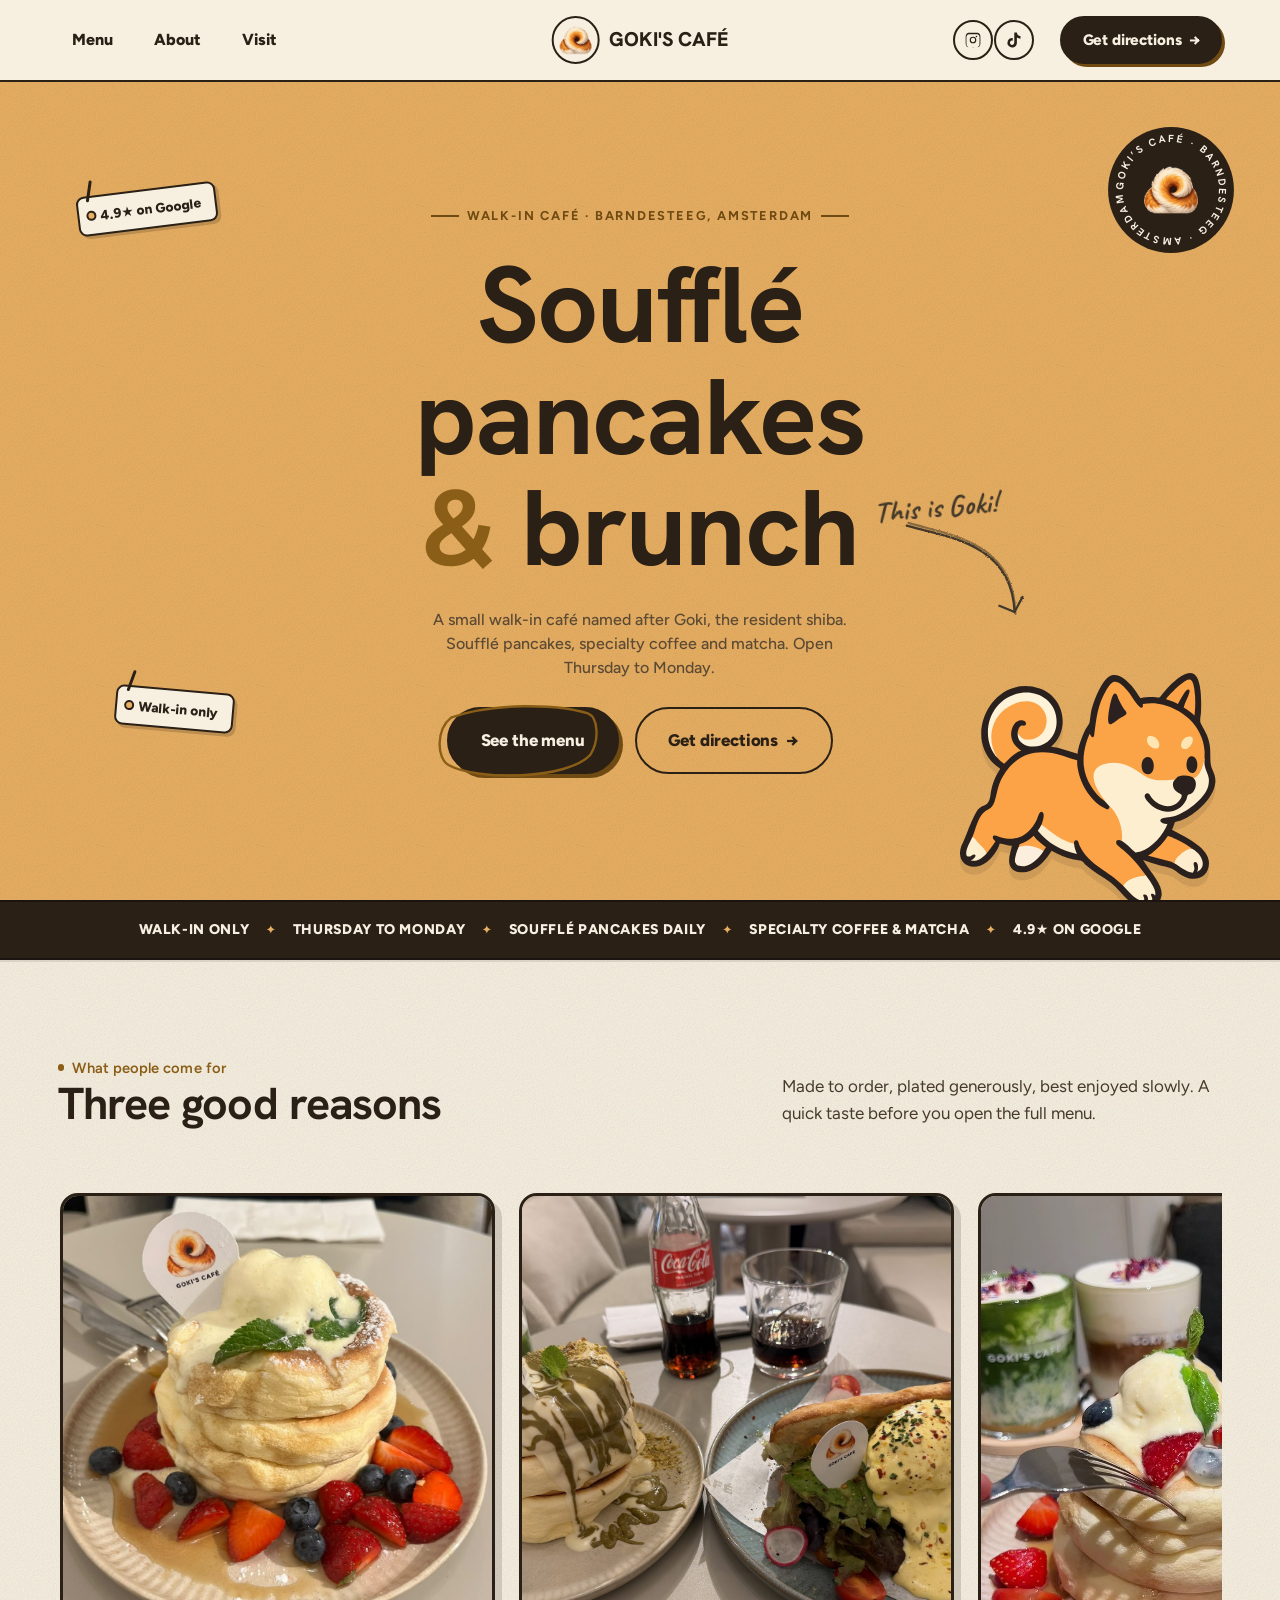
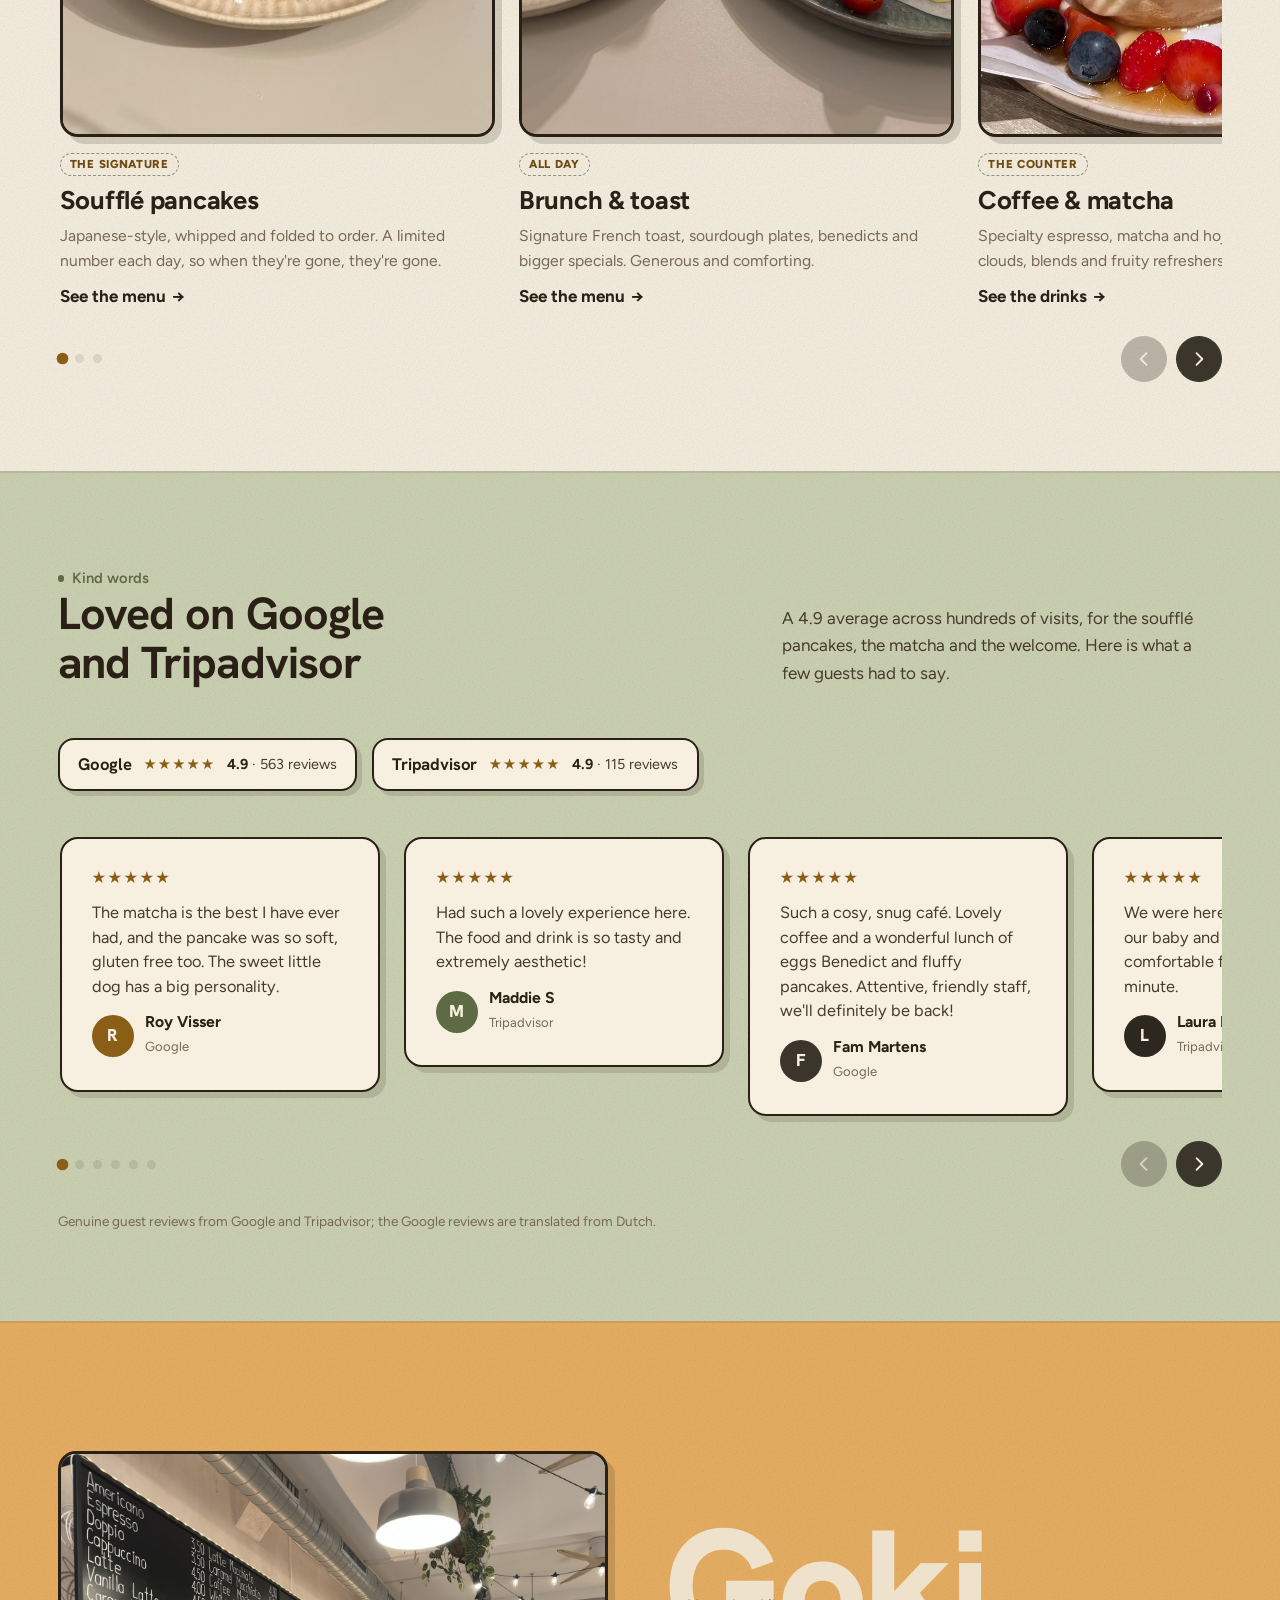
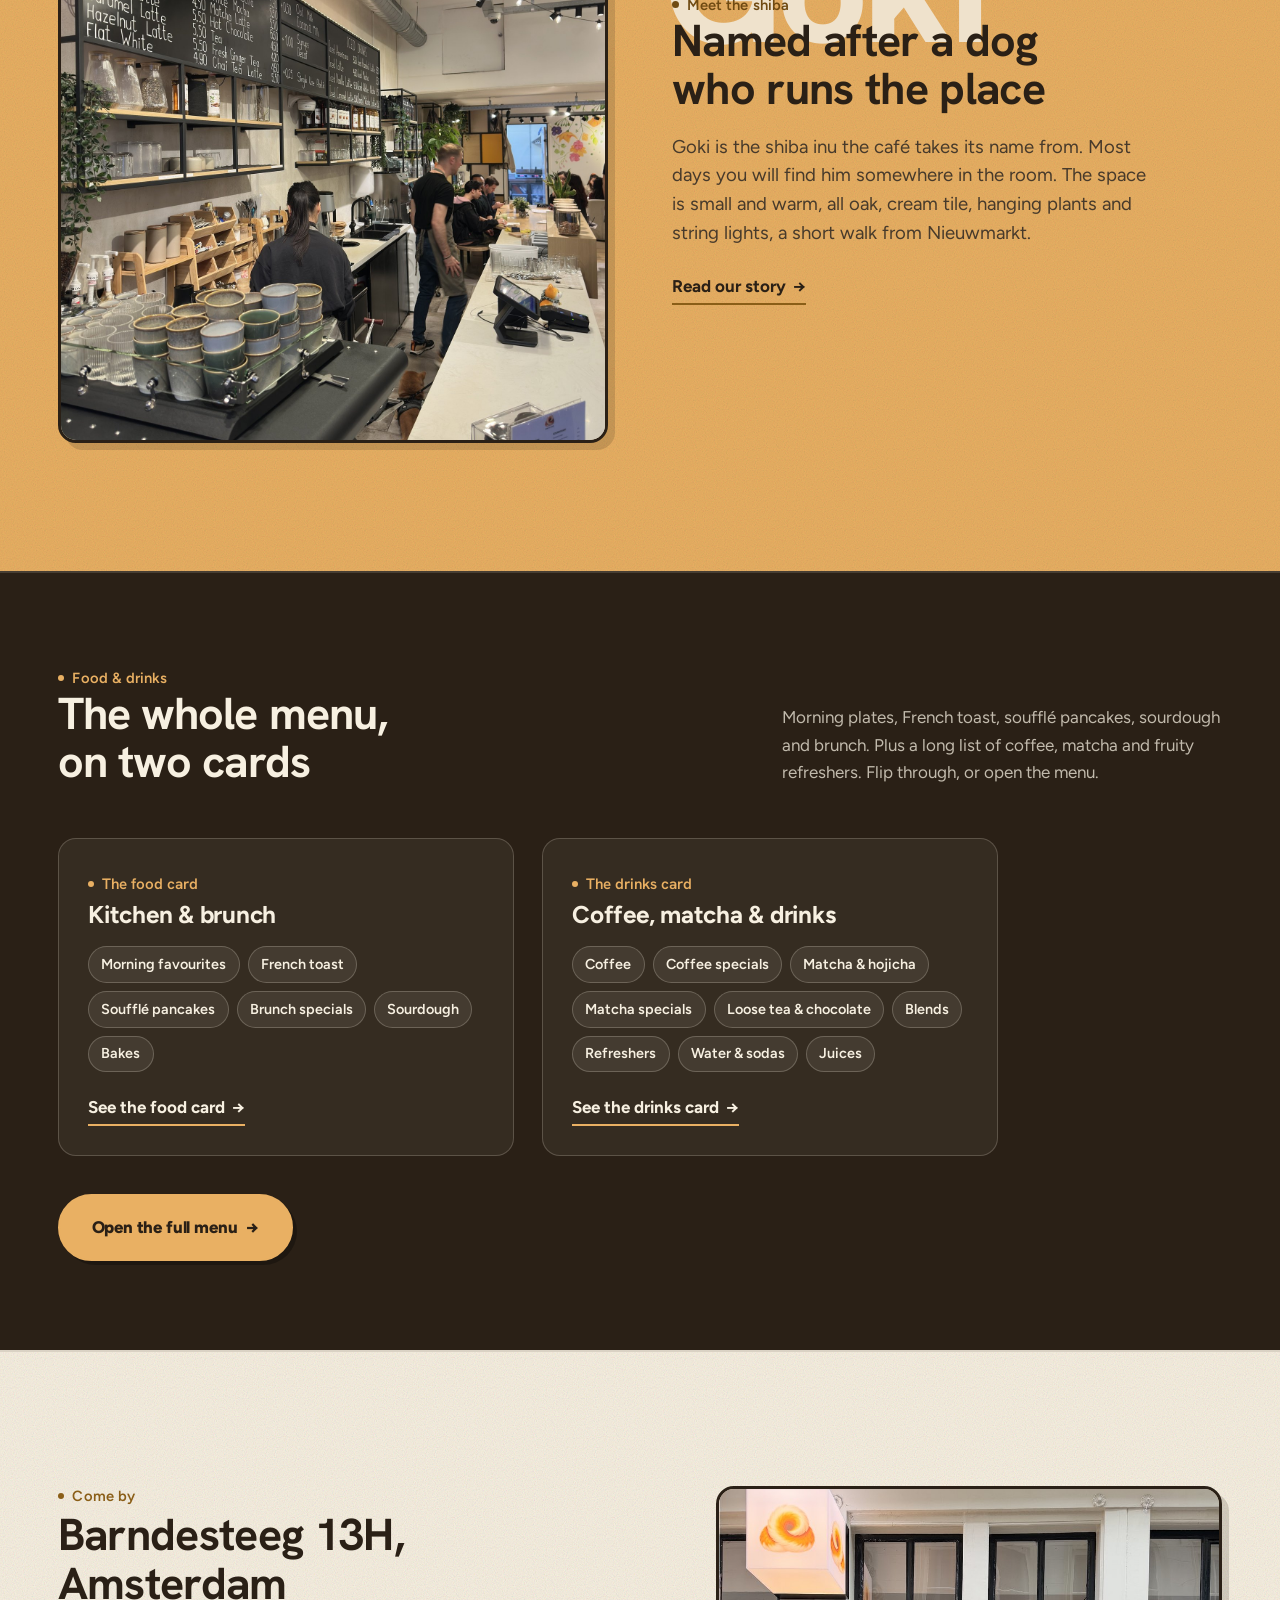
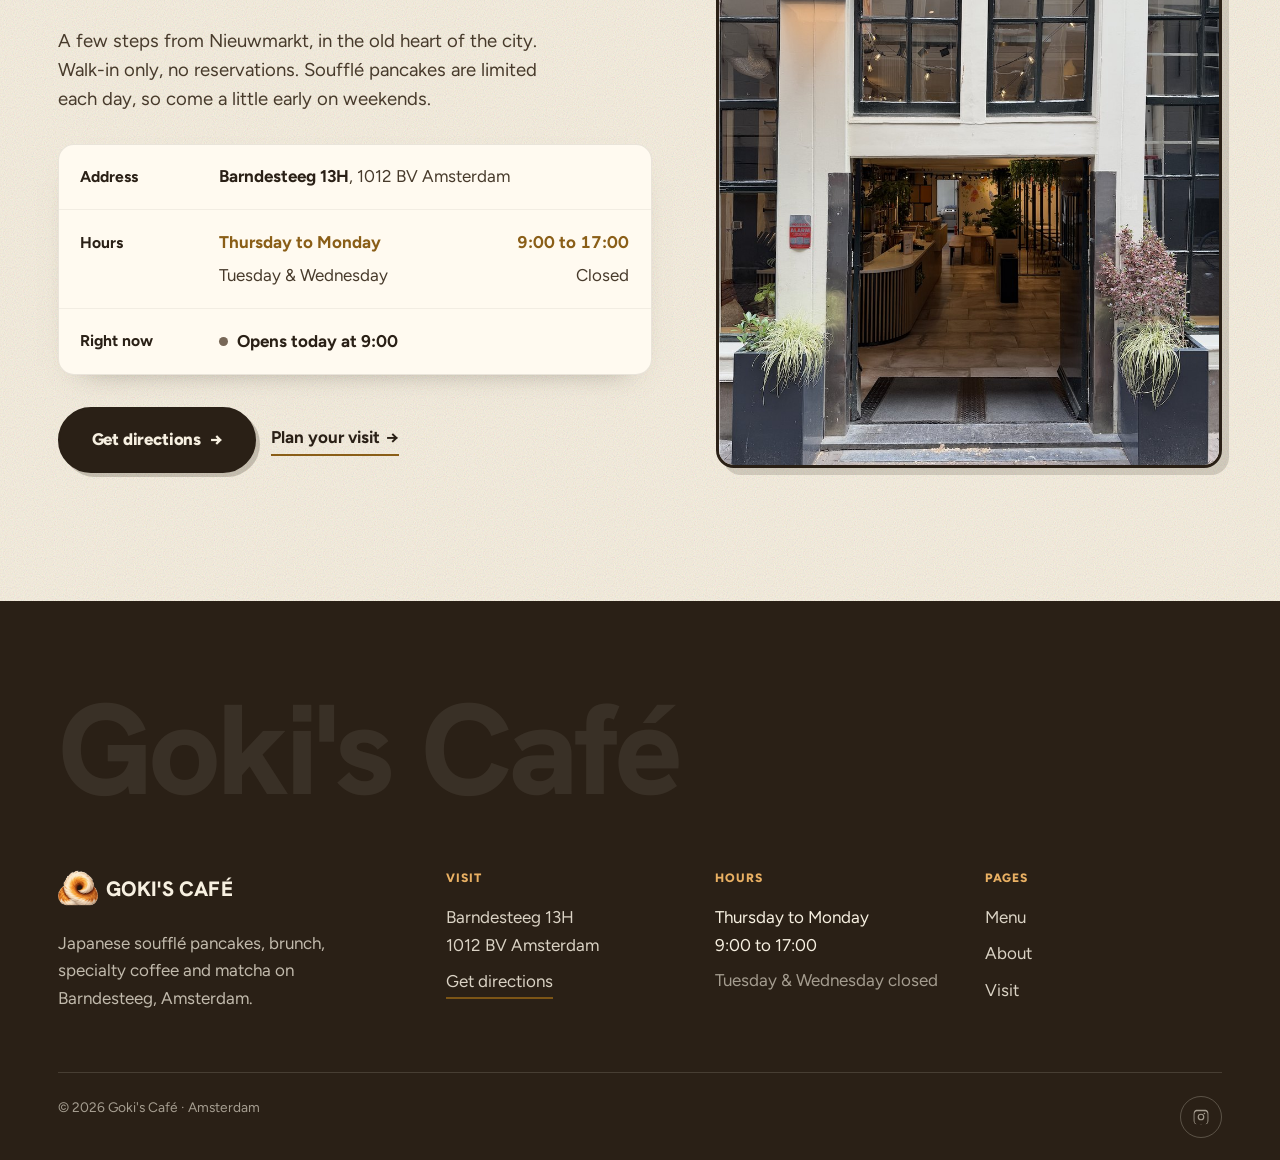
<file: index.html>
<!doctype html>
<html lang="en">
<head>
<meta charset="utf-8">
<meta name="viewport" content="width=device-width, initial-scale=1, viewport-fit=cover">
<title>Goki's Café · Japanese soufflé pancakes &amp; brunch in Amsterdam</title>
<meta name="description" content="A small, warm walk-in café on Barndesteeg, Amsterdam, named after Goki the shiba. Japanese soufflé pancakes, specialty coffee and matcha, signature toast and brunch. Open Thursday to Monday.">
<meta name="theme-color" content="#3b362c">
<link rel="icon" href="img/favicon-64.png" type="image/png">
<meta property="og:type" content="website">
<meta property="og:title" content="Goki's Café · soufflé pancakes &amp; brunch in Amsterdam">
<meta property="og:description" content="Japanese soufflé pancakes, specialty coffee and matcha on Barndesteeg. Walk-in, open Thursday to Monday, 9 to 17.">
<meta property="og:image" content="img/choc-pancakes.jpg">
<meta name="twitter:card" content="summary_large_image">
<link rel="preconnect" href="https://fonts.googleapis.com">
<link rel="preconnect" href="https://fonts.gstatic.com" crossorigin>
<link href="https://fonts.googleapis.com/css2?family=Figtree:wght@400;500;600;700;800;900&family=Hanken+Grotesk:wght@400;500;600;700;800;900&family=Gabarito:wght@400;500;600;700;800;900&family=Caveat:wght@600;700&display=swap" rel="stylesheet">
<link rel="stylesheet" href="css/site.css?v=2">
<link rel="stylesheet" href="css/home.css?v=31">
<link rel="stylesheet" href="css/loader.css?v=6">
<script>document.documentElement.classList.add('js')</script>
<script>(function(){try{var d=document.documentElement;if(sessionStorage.getItem('gokiSeen')){d.classList.add('gl-skip')}else{d.classList.add('gl-lock')}}catch(e){}})();</script>
</head>
<body class="unslop">
<a class="skip" href="#main">Skip to content</a>

<div id="goki-loader" class="goki-loader" role="presentation" aria-hidden="true">
  <div class="goki-loader__scene">
    <svg viewBox="0 0 854.58 680.33" aria-hidden="true">
      <defs><style>.cls-1{fill:#fba347}.cls-2{fill:#fdeece}.cls-3{fill:#9c381f}.cls-4{fill:#2a211f}.cls-5{fill:#2a2120}.cls-6{fill:#fba346}.cls-7{fill:#fdedce}.cls-8{fill:#fbeedc}.cls-9{fill:#2b2120}.cls-10{fill:#fdeecf}.cls-11{fill:#edd9be}.cls-12{fill:#fef2d8}.cls-13{fill:#fde5b1}.cls-14{fill:#fee5b2}</style></defs>
      <g class="gl-dog">
        <g class="gl-streaks"><rect class="gl-streak" x="-30" y="298" width="150" height="13" rx="6.5" fill="#c99a5c" style="animation-delay:0.0s"/><rect class="gl-streak" x="-10" y="360" width="185" height="13" rx="6.5" fill="#c99a5c" style="animation-delay:0.12s"/><rect class="gl-streak" x="-45" y="422" width="135" height="13" rx="6.5" fill="#c99a5c" style="animation-delay:0.26s"/><rect class="gl-streak" x="-15" y="484" width="165" height="13" rx="6.5" fill="#c99a5c" style="animation-delay:0.38s"/></g>
        <g class="gl-shadow"><path class="cls-11" d="M612.2,663.64c-.58,13.15-143.35,21.74-276.29,13.37-138.58-8.73-276.88-36.55-275.84-49.37.59-7.27,47.23-9.05,97.43-10.96,85.33-3.25,150.41,2.51,176.78,4.94,117.55,10.83,278.54,28,277.92,42.02Z"/></g>
        <g class="gl-dust"><circle class="gl-dust" cx="150" cy="636" r="15" fill="#e6d7b8" style="animation-delay:0.0s"/><circle class="gl-dust" cx="205" cy="642" r="15" fill="#e6d7b8" style="animation-delay:0.2s"/><circle class="gl-dust" cx="118" cy="640" r="15" fill="#e6d7b8" style="animation-delay:0.4s"/><circle class="gl-dust" cx="240" cy="638" r="15" fill="#e6d7b8" style="animation-delay:0.55s"/></g>
        <g class="gl-run"><path class="cls-4" d="M474.38,637.3c-20.19-15.62-34.26-38.63-54.67-53.83-22.45-16.72-48.93-29.77-69.86-49.14-3.15-2.91-6.51-9.06-10.09-10.91-4.61-2.37-17.49-2.99-23.59-4.41-21.67-5.06-42.13-13.59-61.31-24.7-14.38,22.88-31.53,44.11-57.13,54.85-15.17,6.36-37.7,9.17-50.88-2.83-19.42-17.67-6.25-44.48-2.48-66.02-11.71.26-22.7-4.21-34-6.01-4.53,18.54-21.21,40.59-36.53,51.98-39.8,29.61-87.5,4.75-70.22-45.22,14.86-28.96,24.91-65.24,40.94-93.06,3.81-6.61,7.75-12.62,14.75-16.25,5.97-3.1,10.53-2.64,15.95-8.05,9.9-9.9,8.84-24.63,11.57-37.43,2.87-13.41,7.63-28.04,13.66-40.34,1.47-3,10.91-17.93,10.92-19.15.01-2.18-6.91-5.42-8.96-7.05C.99,179.08,92.4-1.55,221.92,43.27c68.38,23.66,86.46,114.88,31.46,162.03,25.69,2.09,49.11,13.76,74,19.01-.14-2.39-.03-4.69.45-7.06,3.79-18.74,11.34-40.96,20.03-57.97,2.42-4.73,11.48-17.31,12.31-20.69,2.25-9.11,2.46-21.18,4.7-31.3,5.63-25.53,30.23-92.74,57.29-100.71,20.94-6.16,42.94,15.21,55.73,29.7,9.26,10.49,16,22.85,24.2,33.88,14.06-3.35,28.41-3.24,42.83-2.9,3.8.09,8.2,2.79,11.54-.38,13.24-16.94,27.54-34.07,44.45-47.55,12.64-10.08,34.96-26.54,50.8-15.86,21.69,14.62,19.72,82.17,18.66,106.32-.38,8.62-4.52,22.61-.81,29.83,9.58,18.66,16.96,27.28,22.74,49.26,6.55,24.92,2.49,40.65,5.19,63.81,2.08,17.81,14.58,27.84,12.88,51.09-3.25,44.36-55.53,89.86-94.29,105.71-3.44,1.41-16.32,4.32-17.69,5.31-1.88,1.36-5.39,18.08-8.9,21.01,31.4,18.05,97.06,45.47,102.64,86.24,4.85,35.5-23.19,57.17-56.77,48.77-19.22-4.8-29.27-17.19-45.05-25.95-9.89-5.5-24.59-6.88-35.92-10.08-15.15-4.28-30.29-8.93-45-14.49,11.17,19.21,26.04,36,37.42,55.07,9.36,15.69,16.39,30.24,13.7,44.88-2.78,15.1-13.12,23.04-13.12,23.04-2,1.64-3.86,2.77-5.21,3.51-7.06,4.92-13.3,6.33-18.11,6.48-.23,0-.46.01-.68.01-7.6.66-13.81-.15-18-1-7.06-1.43-12.16-3.75-15.86-5.46-5.59-2.58-9.99-5.34-13.14-7.54-.67-.67-1.33-1.33-2-2Z"/><path class="cls-6" d="M644.38,487.3l-1.51,2.31c-17.04,5.65-40.22,20.66-43.55,39.3l-1.94,1.39c-3.09-1.74-6.07-3.71-9.32-5.18-20.93-6.44-42.66-10.49-63.68-16.83-.56-2.3.44-1.64,1.26-2.28,2.3-1.79,5.53-3.05,8.05-4.89,17.39-12.76,32.41-29.69,44.69-47.38,2.27-1.42,27.77,11.13,31.87,13.18,12.05,6.03,23.13,12.65,34.12,20.38Z"/><path class="cls-2" d="M516.38,562.3c3.21,4.57,6.91,8.75,10.02,13.48,8.2,12.47,18.78,26.99,16.97,42.52-3.19.18-1.88-2.92-5.72-3.79-12.36-2.79-2.59,9.04-2.57,13.48.03,4.93-8.65,7.05-12.71,7.3,2.18-6.08.2-18.31-7.48-19.07-9.67-.96-2.89,6.11-2.5,11.59.19,2.66-.24,4.98-1.09,7.45-25.48-4.34-41.26-26.61-57.94-43.97-.08-4.44,3.22-7.26,6.52-9.98,14.38-11.87,37.85-20.12,56.48-19.02Z"/><path class="cls-7" d="M644.38,487.3c6.93,4.87,12.18,7.84,18.03,14.47,14.3,16.25,21.48,41.14-3.03,51.52,4.92-6.29,3.96-30.78-7.33-26.84-4.88,1.71.36,13.03.24,17.25s-2.96,8.04-4.52,11.66c-19.9-1.01-34.02-15.86-50.38-25.07-.13-2.05-.07-4.04.44-6.05,2.16-8.49,16.36-21.36,23.65-26.36,6.66-4.57,14.84-9.37,22.91-10.59Z"/><path class="cls-6" d="M416.38,371.3c1.99-1.55,5.09,1.5,6.54,3.16,13.49,15.51,22.81,34.45,27.2,54.64,1.59,7.32,5.04,30.83,1.78,36.29-.41.69-.95,1.31-1.51,1.91-10.15-5.43-19.06-4.15-14.87,9.37,7.41,8.03,16.83,13.86,24.88,21.11,23.29,20.99,38.04,38.99,55.99,64.51l-2.54,1.91c-19.96.7-48.01,8.5-58.42,26.23l-2.03.86c-39.65-41.26-95.39-57.09-120.86-111.64-2.28-4.89-2.88-15.03-9.55-14.36-6.08.61-5.7,5.32-5.6,10-.75.34-1.52.65-2.31.82-6.73,1.45-29.76-10.76-36.81-14.83-16.4-9.44-35.03-23.17-49.83-35.09l-2.05-3.91c3.07-6.92,10.36-28.96,3.97-34.46-9.17-7.89-13.15,12.49-15.79,18.14-19.43,41.45-53.36,64.97-99.94,51.59-5.61-1.61-20.7-10.34-23.02-2.55-2.46,8.22,7.12,10.59,6.66,13.61-.2,1.32-13.05,19.35-15.05,22-2.82,3.74-5.67,7.22-8.82,10.68-2.64-1.24-4.69-3.63-6.17-7.17-9.6-10.54-19.02-21.13-28.26-31.79-2.9-1.8-4.76-3.81-5.57-6.04,7.95-18.53,14.71-49.06,27.03-63.47,12.72-14.88,26.86-11.23,34.27-33.73,8.32-25.25,8.45-44.63,22.53-69.47,37.85-66.82,96.23-81.06,167.94-59.59,13.18,3.95,25.8,9.63,39.26,12.76l.85,1.07c-.72,4.3-.32,10.32.25,14.81,5.63,45.02,33.23,94.06,73.57,116.43,7.99,4.43,13.18,8.19,16.31-3.81Z"/><path class="cls-6" d="M160.38,167.3c.32-5.64,3.59-18.97,9.71-20.79,4.27-1.27,12.09,2.25,13.27-3.73,2.23-11.3-12.19-12.63-20.19-10.19-15.4,4.69-21.89,26.69-20.76,41.21,1.27,16.28,10.39,29.41,23.04,38.98,1.08.82,5.66,1.73,3.95,3.53-.36.38-7.39,2.52-9.67,3.84-14.33,8.28-25.14,20.82-36.97,32.1-6.05-4.09-13.1-8.96-17.36-14.93-49.34-60.89-4.02-152.76,71.12-160.11,53.49-5.23,88,52.61,52.8,92.95-18.36,21.04-57.37,27.02-68.92-2.84Z"/><path class="cls-12" d="M105.38,237.3c-37.03-37.22-36.04-103.89-2.97-143.47s94.89-54.46,137.44-20.5c42.6,34,38.8,109.53-15.69,128.26-26.19,9-65.74-.34-63.79-34.29,6.08,8.19,13.62,16.77,24.5,18,46.91,5.31,73.11-51.11,44.02-86.02-31.87-38.24-90.67-17.03-118.48,15.54-29.25,34.27-31.27,85.71-5.03,122.47Z"/><path class="cls-6" d="M205.37,453.31c8.38,12.82,22.57,21.29,33.93,31.49-15.15,23.38-32.18,45.82-60.9,52.5-.53-.65,7.57-14.98-1.44-12.98-4.2.93-7.2,8.99-13.56,10.58-3.48.87-7.35-3.56-8.34-6.75-4.25-13.68,7.78-37.72,10.57-51.6,14.65-4.74,27.18-12.73,38.32-23.2l1.43-.03Z"/><path class="cls-10" d="M317.38,475.3c.22,9.92,4.34,19.04,8,27.99-42.2-8.05-82.51-30.6-108.93-64.35,4.03-4.86,7.36-10.85,9.93-16.64,29.01,20.37,55.27,44.81,91,53Z"/><path class="cls-2" d="M74.38,501.3c-10.94,12.05-26.39,24.8-43.99,19.99,1.32-1.98,4.35-2.32,6.49-3.99,2.77-2.17,9.75-8.93,4.5-11.5-4.92-2.42-8.79,3.68-13.55,4.44-5.17.83-9.41.32-10.38-5.49-2.3-13.82,11.42-35.57,16.94-48.44,7.29,2.45,10.61,9.82,15.49,15.01,8.79,9.38,19.54,17.71,24.51,29.99Z"/><path class="cls-8" d="M153.25,515.93c-.67,4.45-1.01,9.03,1.57,13.3,2.57,4.28,6.42,6.07,7.83,6.65,3.7,1.07,9.28,2.2,15.95,1.57,11.46-1.08,19.22-6.74,26.71-12.33,6.96-5.2,17.62-14.54,27.07-29.84-5.8-4.04-16.93-10.67-32.51-13.34-16.32-2.8-29.56.11-36.4,2.12-3.56,7.59-8.31,19.3-10.19,31.85Z"/><path class="cls-10" d="M680.38,237.3c.17,6.44-.79,12.81.3,19.2,3.83,22.41,17.08,30.12,9.98,57.58-9.33,36.11-64.04,76.52-98.85,85.15-6.47,1.6-27.92,3.62-31.5,6.5-10.79,8.66,9.56,16.34,17.07,13.58-11.61,30.59-43.13,67.62-75.21,77.28-2.59.78-12,3.15-14.06,2.56-1.53-.44-20.07-18.45-23.71-21.35s-10.25-8.47-14.01-10.49c3.17-32.17-6.76-64.38-27.02-89.48-2.03-2.52-5.09-4.41-6.98-6.52-4.51-5.02-9.7-9.99-14-15-29.08-33.89-59.86-94.77,7.76-106.74,70.73-12.53,90.51,46.62,149.74,47.83,7.43.15,16.48-1.74,23.96-2.13,5.15-.27,10.39.28,15.54.04l.07,2.57c-8.57,8.1-5.29,21.16,2.4,28.63l15.57,10.56c6.39,10.26-11.5,26.02-19.3,30.3-25.74,14.12-59.14-2.83-71.68-27.2-2.1-5.23-10.04-3.94-10.69,1.02-.92,7.02,12.12,20.3,16.83,24.38,31.06,26.85,76.25,25.5,95.37-13.99.72-6.54,3.06-11.64,7.01-15.3,17.96-2.97,25.73-29.94,13.34-42.49l.09-2.47c19.1-8.43,23.48-27.04,28.29-45.21.66-2.48,1.66-7.32,3.71-8.79Z"/><path class="cls-6" d="M652.37,118.3c-9.03-8.75-19.39-15.94-30.04-22.58,3.67-13.72,12.15-27.77,15.76-41.22,1.28-4.77.96-10.76-5.69-7.68-7.2,3.33-21.47,31.61-26.03,39.48-10.59-5.33-21.49-9.95-32.99-13.01-.22-.29,1.53-2.85,2.01-3.47,9.58-12.31,46.93-49.7,61.58-51.49,11.49-1.4,14.02,21.27,15.26,29.62,3.43,22.91,2.82,47.42.13,70.36Z"/><path class="cls-4" d="M648.38,291.3c13.57,9.67,8.14,35.98-4.66,43.84-3.01,1.85-7.96,2.16-9.81,4.19-2.43,2.68-2.57,10.19-4.69,14.31-23.3,45.41-78.82,39.25-107.82,3.14-4.26-5.31-12.55-15.99-3.94-20.89s11.76,6.67,16.94,12.88c18.93,22.67,53.5,31.47,74.94,7,3.46-3.95,9.86-12,6.54-17.49-.5-.83-13.06-7.78-16.05-10.94-8.53-9-11.13-23.6-.46-32.04,9.78-7.73,38.58-11.43,49-4Z"/><path class="cls-1" d="M402.38,356.3c-31.02-22.51-53.84-60.13-57.99-98.51-3.15-29.21,4.42-62.13,16.49-88.47,1.33-.01,4.96,15.11,11.83,6.74,4.79-31.85,6.76-62.48,17.93-93.01,4.78-13.06,22.95-53.67,36.02-57.98,10.9-3.6,22.17,6.7,29.75,13.72,16.43,15.22,25.63,36.13,40.02,51.98,7.54,8.3,13.96,7.72,11.97-4.47,14.2-1.52,26.92-2.85,41.23-.74,67.35,9.96,126.7,61.86,130.81,132.19.37,6.37-.21,13.11-.04,19.54-3.13,16.7-10.53,48.69-28.95,54.76l-3.05-.76c-.93-.68-1.87-1.36-2.8-2.03-4.1-1.71-10.99-3.98-19.76-4.11-8.21-.12-14.77,1.67-18.85,3.13-.81.54-2.86,1.96-4.61,3.68-.66.65-1.6,1.66-2.54,2.77-.22.26-.39.47-.52.62-12.52,1.99-23.22,2.75-31.45,3.02-15.5.51-23.48-.7-30.03-2.36-2.48-.63-4.51-1.26-5.88-1.71,0,0,0,0,0,0-2.54-.83-5.38-1.87-8.49-3.21-4.23-1.82-9.01-4.33-14.77-8.17-31.43-20.94-56.71-37.71-96.39-31.72-65.87,9.95-38.65,68.06-9.73,102.2l-.18,2.88Z"/><path class="cls-9" d="M429.05,57.46c7.78-2.72,9.53,9.89,12.16,15.52,4.07,8.72,8.71,18,13.95,26.05,3.16,4.87,10.54,9.81,7.11,15.66-1.94,3.31-16.45,10.37-20.8,13.2-4.58,2.97-15.76,12.2-19.34,13.66-5.55,2.26-8.84-.24-9.65-5.84-2.17-15.1,5.8-58.16,12.41-72.4.67-1.45,2.83-5.38,4.16-5.84Z"/><path class="cls-5" d="m521.18 233.52c21.74-2.17 25.07 45.43 3.73 47.81-24.97 2.79-25.97-45.6-3.73-47.81z"/><path class="cls-4" d="m643.14 231.52c17.46-2.91 23.91 33.17 9.27 44.3-10.17 7.73-20.6-5.46-21.93-15.11-1.28-9.25 1.33-27.3 12.66-29.19z"/><path class="cls-14" d="M527.09,175.52c13.38-3.04,26.77,10.47,27.35,23.27,1.02,22.45-31.75,8.07-33.97-8.07-.78-5.68-.2-13.65,6.62-15.2Z"/><path class="cls-13" d="M637.88,176.87c9.58,0,10.63,5.05,9.41,13.84-.93,6.71-9.69,17.69-16.17,19.82-25.8,8.46-17.89-33.64,6.76-33.66Z"/></g>
      </g>
      <g class="gl-ball">
        <path class="cls-4" d="m774.18 525.6c50.9-5.2 92.42 41.39 77.22 91.22-16.47 54-87.07 68.61-123.53 25.5-36.07-42.65-8.86-111.08 46.31-116.72z"/>
        <path class="cls-3" d="m777.11 544.72c66.44-6.97 82.71 88.65 20.87 105.87-76.66 21.35-96.43-97.94-20.87-105.87z"/>
      </g>
    </svg>
  </div>
  <span class="goki-loader__skip">Tik om over te slaan</span>
</div>

<header class="site-header">
  <div class="wrap nav">
    <nav class="nav__side nav__side--l nav__links" aria-label="Primary">
      <a href="menu.html">Menu</a>
      <a href="about.html">About</a>
      <a href="visit.html">Visit</a>
    </nav>
    <a class="brand" href="index.html" aria-label="Goki's Café, home">
      <span class="brand__mark"><img src="img/mark.png" alt=""></span>
      <b class="brand__word">Goki's Café</b>
    </a>
    <div class="nav__side nav__side--r">
      <span class="nav__socials">
        <a class="nav__social" href="https://www.instagram.com/gokiscafe/" target="_blank" rel="noopener" aria-label="Goki's Café on Instagram"><svg viewBox="0 0 24 24" fill="currentColor" aria-hidden="true"><path d="M12 2.2c3.2 0 3.6 0 4.9.07 1.17.05 1.8.25 2.23.42.56.22.96.48 1.38.9.42.42.68.82.9 1.38.17.42.37 1.06.42 2.23.06 1.27.07 1.65.07 4.85s0 3.58-.07 4.85c-.05 1.17-.25 1.8-.42 2.23-.22.56-.48.96-.9 1.38-.42.42-.82.68-1.38.9-.42.17-1.06.37-2.23.42-1.27.06-1.65.07-4.85.07s-3.58 0-4.85-.07c-1.17-.05-1.8-.25-2.23-.42a3.7 3.7 0 0 1-1.38-.9 3.7 3.7 0 0 1-.9-1.38c-.17-.42-.37-1.06-.42-2.23C2.2 15.58 2.2 15.2 2.2 12s0-3.58.07-4.85c.05-1.17.25-1.8.42-2.23.22-.56.48-.96.9-1.38.42-.42.82-.68 1.38-.9.42-.17 1.06-.37 2.23-.42C8.42 2.2 8.8 2.2 12 2.2Zm0 1.98c-3.14 0-3.52.01-4.76.07-.92.04-1.42.2-1.75.33-.44.17-.76.38-1.09.71-.33.33-.54.65-.71 1.09-.13.33-.29.83-.33 1.75-.06 1.24-.07 1.62-.07 4.76s.01 3.52.07 4.76c.04.92.2 1.42.33 1.75.17.44.38.76.71 1.09.33.33.65.54 1.09.71.33.13.83.29 1.75.33 1.24.06 1.62.07 4.76.07s3.52-.01 4.76-.07c.92-.04 1.42-.2 1.75-.33.44-.17.76-.38 1.09-.71.33-.33.54-.65.71-1.09.13-.33.29-.83.33-1.75.06-1.24.07-1.62.07-4.76s-.01-3.52-.07-4.76c-.04-.92-.2-1.42-.33-1.75a2.9 2.9 0 0 0-.71-1.09 2.9 2.9 0 0 0-1.09-.71c-.33-.13-.83-.29-1.75-.33-1.24-.06-1.62-.07-4.76-.07Zm0 3.37a4.45 4.45 0 1 1 0 8.9 4.45 4.45 0 0 1 0-8.9Zm0 7.34a2.89 2.89 0 1 0 0-5.78 2.89 2.89 0 0 0 0 5.78Zm5.66-7.52a1.04 1.04 0 1 1-2.08 0 1.04 1.04 0 0 1 2.08 0Z"/></svg></a>
        <a class="nav__social" href="https://www.tiktok.com/@gokiscafe" target="_blank" rel="noopener" aria-label="Goki's Café on TikTok"><svg viewBox="0 0 24 24" fill="currentColor" aria-hidden="true"><path d="M19.59 6.69a4.83 4.83 0 0 1-3.77-4.25V2h-3.45v13.67a2.89 2.89 0 0 1-5.2 1.74 2.89 2.89 0 0 1 2.31-4.64c.3 0 .59.04.87.13V9.4a6.33 6.33 0 0 0-1-.08A6.34 6.34 0 0 0 5 20.1a6.34 6.34 0 0 0 10.86-4.43v-7a8.16 8.16 0 0 0 4.77 1.52v-3.4a4.85 4.85 0 0 1-1.04-.1z"/></svg></a>
      </span>
      <a class="btn btn--primary nav__cta" href="https://www.google.com/maps/dir/?api=1&destination=Goki%27s%20Caf%C3%A9%20Barndesteeg%2013H%201012%20BV%20Amsterdam" target="_blank" rel="noopener">Get directions <span class="arr" aria-hidden="true">→</span></a>
      <button class="nav__toggle" type="button" aria-label="Open menu" aria-expanded="false"><span class="pstack" aria-hidden="true"><i></i><i></i><i></i></span></button>
    </div>
  </div>
</header>

<div class="sheet" aria-hidden="true">
  <div class="wrap sheet__top">
    <a class="brand" href="index.html" aria-label="Goki's Café, home"><span class="brand__mark"><img src="img/mark.png" alt=""></span><b class="brand__word">Goki's Café</b></a>
    <button class="nav__toggle sheet__close" type="button" aria-label="Close menu"><svg viewBox="0 0 24 24" fill="none" aria-hidden="true"><path d="M6 6l12 12M18 6L6 18" stroke="currentColor" stroke-width="2" stroke-linecap="round"/></svg></button>
  </div>
  <nav class="wrap sheet__links" aria-label="Mobile">
    <a href="index.html" aria-current="page">Home<span class="arr" aria-hidden="true">→</span></a>
    <a href="menu.html">Menu<span class="arr" aria-hidden="true">→</span></a>
    <a href="about.html">About<span class="arr" aria-hidden="true">→</span></a>
    <a href="visit.html">Visit<span class="arr" aria-hidden="true">→</span></a>
  </nav>
  <div class="wrap sheet__foot">
    <span class="sheet__status" title="Opening hours"><span class="dot" aria-hidden="true"></span><span data-open-now>Open now</span></span>
    <a class="btn btn--primary btn--lg" href="https://www.google.com/maps/dir/?api=1&destination=Goki%27s%20Caf%C3%A9%20Barndesteeg%2013H%201012%20BV%20Amsterdam" target="_blank" rel="noopener">Get directions <span class="arr" aria-hidden="true">→</span></a>
    <p class="meta">Barndesteeg 13H, 1012 BV Amsterdam.<br>Open Thursday to Monday, 9 to 17. Walk-in only.</p>
    <div class="sheet__socials">
      <a class="nav__social nav__social--outline" href="https://www.instagram.com/gokiscafe/" target="_blank" rel="noopener" aria-label="Goki's Café on Instagram"><svg viewBox="0 0 24 24" fill="currentColor" aria-hidden="true"><path d="M12 2.2c3.2 0 3.6 0 4.9.07 1.17.05 1.8.25 2.23.42.56.22.96.48 1.38.9.42.42.68.82.9 1.38.17.42.37 1.06.42 2.23.06 1.27.07 1.65.07 4.85s0 3.58-.07 4.85c-.05 1.17-.25 1.8-.42 2.23-.22.56-.48.96-.9 1.38-.42.42-.82.68-1.38.9-.42.17-1.06.37-2.23.42-1.27.06-1.65.07-4.85.07s-3.58 0-4.85-.07c-1.17-.05-1.8-.25-2.23-.42a3.7 3.7 0 0 1-1.38-.9 3.7 3.7 0 0 1-.9-1.38c-.17-.42-.37-1.06-.42-2.23C2.2 15.58 2.2 15.2 2.2 12s0-3.58.07-4.85c.05-1.17.25-1.8.42-2.23.22-.56.48-.96.9-1.38.42-.42.82-.68 1.38-.9.42-.17 1.06-.37 2.23-.42C8.42 2.2 8.8 2.2 12 2.2Zm0 1.98c-3.14 0-3.52.01-4.76.07-.92.04-1.42.2-1.75.33-.44.17-.76.38-1.09.71-.33.33-.54.65-.71 1.09-.13.33-.29.83-.33 1.75-.06 1.24-.07 1.62-.07 4.76s.01 3.52.07 4.76c.04.92.2 1.42.33 1.75.17.44.38.76.71 1.09.33.33.65.54 1.09.71.33.13.83.29 1.75.33 1.24.06 1.62.07 4.76.07s3.52-.01 4.76-.07c.92-.04 1.42-.2 1.75-.33.44-.17.76-.38 1.09-.71.33-.33.54-.65.71-1.09.13-.33.29-.83.33-1.75.06-1.24.07-1.62.07-4.76s-.01-3.52-.07-4.76c-.04-.92-.2-1.42-.33-1.75a2.9 2.9 0 0 0-.71-1.09 2.9 2.9 0 0 0-1.09-.71c-.33-.13-.83-.29-1.75-.33-1.24-.06-1.62-.07-4.76-.07Zm0 3.37a4.45 4.45 0 1 1 0 8.9 4.45 4.45 0 0 1 0-8.9Zm0 7.34a2.89 2.89 0 1 0 0-5.78 2.89 2.89 0 0 0 0 5.78Zm5.66-7.52a1.04 1.04 0 1 1-2.08 0 1.04 1.04 0 0 1 2.08 0Z"/></svg></a>
      <a class="nav__social nav__social--outline" href="https://www.tiktok.com/@gokiscafe" target="_blank" rel="noopener" aria-label="Goki's Café on TikTok"><svg viewBox="0 0 24 24" fill="currentColor" aria-hidden="true"><path d="M19.59 6.69a4.83 4.83 0 0 1-3.77-4.25V2h-3.45v13.67a2.89 2.89 0 0 1-5.2 1.74 2.89 2.89 0 0 1 2.31-4.64c.3 0 .59.04.87.13V9.4a6.33 6.33 0 0 0-1-.08A6.34 6.34 0 0 0 5 20.1a6.34 6.34 0 0 0 10.86-4.43v-7a8.16 8.16 0 0 0 4.77 1.52v-3.4a4.85 4.85 0 0 1-1.04-.1z"/></svg></a>
    </div>
  </div>
</div>

<main id="main">

  <!-- HERO -->
  <section class="hero-g" aria-label="Goki’s Café, Amsterdam">
    <span class="grain" aria-hidden="true"></span>
    <div class="stamp" aria-hidden="true"><svg viewBox="0 0 120 120" aria-hidden="true"><defs><path id="bc" d="M60,60 m-45,0 a45,45 0 1,1 90,0 a45,45 0 1,1 -90,0"></path></defs><circle cx="60" cy="60" r="59" fill="#2a2016"></circle><text fill="#f7f0e1" font-family="Hanken Grotesk,sans-serif" font-size="9.7" font-weight="700" letter-spacing="2.1"><textPath href="#bc" startOffset="0">GOKI’S CAFÉ · BARNDESTEEG · AMSTERDAM · </textPath></text></svg><img class="stamp__mark" src="img/mark.png" alt=""></div>
    <svg class="goki-char" viewBox="0 0 854.58 680.33" aria-hidden="true"><defs><style>.gk-1{fill:#fba347}.gk-2{fill:#fdeece}.gk-4{fill:#2a211f}.gk-5{fill:#2a2120}.gk-6{fill:#fba346}.gk-7{fill:#fdedce}.gk-8{fill:#fbeedc}.gk-9{fill:#2b2120}.gk-10{fill:#fdeecf}.gk-12{fill:#fef2d8}.gk-13{fill:#fde5b1}.gk-14{fill:#fee5b2}</style></defs><path class="gk-4" d="M474.38,637.3c-20.19-15.62-34.26-38.63-54.67-53.83-22.45-16.72-48.93-29.77-69.86-49.14-3.15-2.91-6.51-9.06-10.09-10.91-4.61-2.37-17.49-2.99-23.59-4.41-21.67-5.06-42.13-13.59-61.31-24.7-14.38,22.88-31.53,44.11-57.13,54.85-15.17,6.36-37.7,9.17-50.88-2.83-19.42-17.67-6.25-44.48-2.48-66.02-11.71.26-22.7-4.21-34-6.01-4.53,18.54-21.21,40.59-36.53,51.98-39.8,29.61-87.5,4.75-70.22-45.22,14.86-28.96,24.91-65.24,40.94-93.06,3.81-6.61,7.75-12.62,14.75-16.25,5.97-3.1,10.53-2.64,15.95-8.05,9.9-9.9,8.84-24.63,11.57-37.43,2.87-13.41,7.63-28.04,13.66-40.34,1.47-3,10.91-17.93,10.92-19.15.01-2.18-6.91-5.42-8.96-7.05C.99,179.08,92.4-1.55,221.92,43.27c68.38,23.66,86.46,114.88,31.46,162.03,25.69,2.09,49.11,13.76,74,19.01-.14-2.39-.03-4.69.45-7.06,3.79-18.74,11.34-40.96,20.03-57.97,2.42-4.73,11.48-17.31,12.31-20.69,2.25-9.11,2.46-21.18,4.7-31.3,5.63-25.53,30.23-92.74,57.29-100.71,20.94-6.16,42.94,15.21,55.73,29.7,9.26,10.49,16,22.85,24.2,33.88,14.06-3.35,28.41-3.24,42.83-2.9,3.8.09,8.2,2.79,11.54-.38,13.24-16.94,27.54-34.07,44.45-47.55,12.64-10.08,34.96-26.54,50.8-15.86,21.69,14.62,19.72,82.17,18.66,106.32-.38,8.62-4.52,22.61-.81,29.83,9.58,18.66,16.96,27.28,22.74,49.26,6.55,24.92,2.49,40.65,5.19,63.81,2.08,17.81,14.58,27.84,12.88,51.09-3.25,44.36-55.53,89.86-94.29,105.71-3.44,1.41-16.32,4.32-17.69,5.31-1.88,1.36-5.39,18.08-8.9,21.01,31.4,18.05,97.06,45.47,102.64,86.24,4.85,35.5-23.19,57.17-56.77,48.77-19.22-4.8-29.27-17.19-45.05-25.95-9.89-5.5-24.59-6.88-35.92-10.08-15.15-4.28-30.29-8.93-45-14.49,11.17,19.21,26.04,36,37.42,55.07,9.36,15.69,16.39,30.24,13.7,44.88-2.78,15.1-13.12,23.04-13.12,23.04-2,1.64-3.86,2.77-5.21,3.51-7.06,4.92-13.3,6.33-18.11,6.48-.23,0-.46.01-.68.01-7.6.66-13.81-.15-18-1-7.06-1.43-12.16-3.75-15.86-5.46-5.59-2.58-9.99-5.34-13.14-7.54-.67-.67-1.33-1.33-2-2Z"/><path class="gk-6" d="M644.38,487.3l-1.51,2.31c-17.04,5.65-40.22,20.66-43.55,39.3l-1.94,1.39c-3.09-1.74-6.07-3.71-9.32-5.18-20.93-6.44-42.66-10.49-63.68-16.83-.56-2.3.44-1.64,1.26-2.28,2.3-1.79,5.53-3.05,8.05-4.89,17.39-12.76,32.41-29.69,44.69-47.38,2.27-1.42,27.77,11.13,31.87,13.18,12.05,6.03,23.13,12.65,34.12,20.38Z"/><path class="gk-2" d="M516.38,562.3c3.21,4.57,6.91,8.75,10.02,13.48,8.2,12.47,18.78,26.99,16.97,42.52-3.19.18-1.88-2.92-5.72-3.79-12.36-2.79-2.59,9.04-2.57,13.48.03,4.93-8.65,7.05-12.71,7.3,2.18-6.08.2-18.31-7.48-19.07-9.67-.96-2.89,6.11-2.5,11.59.19,2.66-.24,4.98-1.09,7.45-25.48-4.34-41.26-26.61-57.94-43.97-.08-4.44,3.22-7.26,6.52-9.98,14.38-11.87,37.85-20.12,56.48-19.02Z"/><path class="gk-7" d="M644.38,487.3c6.93,4.87,12.18,7.84,18.03,14.47,14.3,16.25,21.48,41.14-3.03,51.52,4.92-6.29,3.96-30.78-7.33-26.84-4.88,1.71.36,13.03.24,17.25s-2.96,8.04-4.52,11.66c-19.9-1.01-34.02-15.86-50.38-25.07-.13-2.05-.07-4.04.44-6.05,2.16-8.49,16.36-21.36,23.65-26.36,6.66-4.57,14.84-9.37,22.91-10.59Z"/><path class="gk-6" d="M416.38,371.3c1.99-1.55,5.09,1.5,6.54,3.16,13.49,15.51,22.81,34.45,27.2,54.64,1.59,7.32,5.04,30.83,1.78,36.29-.41.69-.95,1.31-1.51,1.91-10.15-5.43-19.06-4.15-14.87,9.37,7.41,8.03,16.83,13.86,24.88,21.11,23.29,20.99,38.04,38.99,55.99,64.51l-2.54,1.91c-19.96.7-48.01,8.5-58.42,26.23l-2.03.86c-39.65-41.26-95.39-57.09-120.86-111.64-2.28-4.89-2.88-15.03-9.55-14.36-6.08.61-5.7,5.32-5.6,10-.75.34-1.52.65-2.31.82-6.73,1.45-29.76-10.76-36.81-14.83-16.4-9.44-35.03-23.17-49.83-35.09l-2.05-3.91c3.07-6.92,10.36-28.96,3.97-34.46-9.17-7.89-13.15,12.49-15.79,18.14-19.43,41.45-53.36,64.97-99.94,51.59-5.61-1.61-20.7-10.34-23.02-2.55-2.46,8.22,7.12,10.59,6.66,13.61-.2,1.32-13.05,19.35-15.05,22-2.82,3.74-5.67,7.22-8.82,10.68-2.64-1.24-4.69-3.63-6.17-7.17-9.6-10.54-19.02-21.13-28.26-31.79-2.9-1.8-4.76-3.81-5.57-6.04,7.95-18.53,14.71-49.06,27.03-63.47,12.72-14.88,26.86-11.23,34.27-33.73,8.32-25.25,8.45-44.63,22.53-69.47,37.85-66.82,96.23-81.06,167.94-59.59,13.18,3.95,25.8,9.63,39.26,12.76l.85,1.07c-.72,4.3-.32,10.32.25,14.81,5.63,45.02,33.23,94.06,73.57,116.43,7.99,4.43,13.18,8.19,16.31-3.81Z"/><path class="gk-6" d="M160.38,167.3c.32-5.64,3.59-18.97,9.71-20.79,4.27-1.27,12.09,2.25,13.27-3.73,2.23-11.3-12.19-12.63-20.19-10.19-15.4,4.69-21.89,26.69-20.76,41.21,1.27,16.28,10.39,29.41,23.04,38.98,1.08.82,5.66,1.73,3.95,3.53-.36.38-7.39,2.52-9.67,3.84-14.33,8.28-25.14,20.82-36.97,32.1-6.05-4.09-13.1-8.96-17.36-14.93-49.34-60.89-4.02-152.76,71.12-160.11,53.49-5.23,88,52.61,52.8,92.95-18.36,21.04-57.37,27.02-68.92-2.84Z"/><path class="gk-12" d="M105.38,237.3c-37.03-37.22-36.04-103.89-2.97-143.47s94.89-54.46,137.44-20.5c42.6,34,38.8,109.53-15.69,128.26-26.19,9-65.74-.34-63.79-34.29,6.08,8.19,13.62,16.77,24.5,18,46.91,5.31,73.11-51.11,44.02-86.02-31.87-38.24-90.67-17.03-118.48,15.54-29.25,34.27-31.27,85.71-5.03,122.47Z"/><path class="gk-6" d="M205.37,453.31c8.38,12.82,22.57,21.29,33.93,31.49-15.15,23.38-32.18,45.82-60.9,52.5-.53-.65,7.57-14.98-1.44-12.98-4.2.93-7.2,8.99-13.56,10.58-3.48.87-7.35-3.56-8.34-6.75-4.25-13.68,7.78-37.72,10.57-51.6,14.65-4.74,27.18-12.73,38.32-23.2l1.43-.03Z"/><path class="gk-10" d="M317.38,475.3c.22,9.92,4.34,19.04,8,27.99-42.2-8.05-82.51-30.6-108.93-64.35,4.03-4.86,7.36-10.85,9.93-16.64,29.01,20.37,55.27,44.81,91,53Z"/><path class="gk-2" d="M74.38,501.3c-10.94,12.05-26.39,24.8-43.99,19.99,1.32-1.98,4.35-2.32,6.49-3.99,2.77-2.17,9.75-8.93,4.5-11.5-4.92-2.42-8.79,3.68-13.55,4.44-5.17.83-9.41.32-10.38-5.49-2.3-13.82,11.42-35.57,16.94-48.44,7.29,2.45,10.61,9.82,15.49,15.01,8.79,9.38,19.54,17.71,24.51,29.99Z"/><path class="gk-8" d="M153.25,515.93c-.67,4.45-1.01,9.03,1.57,13.3,2.57,4.28,6.42,6.07,7.83,6.65,3.7,1.07,9.28,2.2,15.95,1.57,11.46-1.08,19.22-6.74,26.71-12.33,6.96-5.2,17.62-14.54,27.07-29.84-5.8-4.04-16.93-10.67-32.51-13.34-16.32-2.8-29.56.11-36.4,2.12-3.56,7.59-8.31,19.3-10.19,31.85Z"/><path class="gk-10" d="M680.38,237.3c.17,6.44-.79,12.81.3,19.2,3.83,22.41,17.08,30.12,9.98,57.58-9.33,36.11-64.04,76.52-98.85,85.15-6.47,1.6-27.92,3.62-31.5,6.5-10.79,8.66,9.56,16.34,17.07,13.58-11.61,30.59-43.13,67.62-75.21,77.28-2.59.78-12,3.15-14.06,2.56-1.53-.44-20.07-18.45-23.71-21.35s-10.25-8.47-14.01-10.49c3.17-32.17-6.76-64.38-27.02-89.48-2.03-2.52-5.09-4.41-6.98-6.52-4.51-5.02-9.7-9.99-14-15-29.08-33.89-59.86-94.77,7.76-106.74,70.73-12.53,90.51,46.62,149.74,47.83,7.43.15,16.48-1.74,23.96-2.13,5.15-.27,10.39.28,15.54.04l.07,2.57c-8.57,8.1-5.29,21.16,2.4,28.63l15.57,10.56c6.39,10.26-11.5,26.02-19.3,30.3-25.74,14.12-59.14-2.83-71.68-27.2-2.1-5.23-10.04-3.94-10.69,1.02-.92,7.02,12.12,20.3,16.83,24.38,31.06,26.85,76.25,25.5,95.37-13.99.72-6.54,3.06-11.64,7.01-15.3,17.96-2.97,25.73-29.94,13.34-42.49l.09-2.47c19.1-8.43,23.48-27.04,28.29-45.21.66-2.48,1.66-7.32,3.71-8.79Z"/><path class="gk-6" d="M652.37,118.3c-9.03-8.75-19.39-15.94-30.04-22.58,3.67-13.72,12.15-27.77,15.76-41.22,1.28-4.77.96-10.76-5.69-7.68-7.2,3.33-21.47,31.61-26.03,39.48-10.59-5.33-21.49-9.95-32.99-13.01-.22-.29,1.53-2.85,2.01-3.47,9.58-12.31,46.93-49.7,61.58-51.49,11.49-1.4,14.02,21.27,15.26,29.62,3.43,22.91,2.82,47.42.13,70.36Z"/><path class="gk-4" d="M648.38,291.3c13.57,9.67,8.14,35.98-4.66,43.84-3.01,1.85-7.96,2.16-9.81,4.19-2.43,2.68-2.57,10.19-4.69,14.31-23.3,45.41-78.82,39.25-107.82,3.14-4.26-5.31-12.55-15.99-3.94-20.89s11.76,6.67,16.94,12.88c18.93,22.67,53.5,31.47,74.94,7,3.46-3.95,9.86-12,6.54-17.49-.5-.83-13.06-7.78-16.05-10.94-8.53-9-11.13-23.6-.46-32.04,9.78-7.73,38.58-11.43,49-4Z"/><path class="gk-1" d="M402.38,356.3c-31.02-22.51-53.84-60.13-57.99-98.51-3.15-29.21,4.42-62.13,16.49-88.47,1.33-.01,4.96,15.11,11.83,6.74,4.79-31.85,6.76-62.48,17.93-93.01,4.78-13.06,22.95-53.67,36.02-57.98,10.9-3.6,22.17,6.7,29.75,13.72,16.43,15.22,25.63,36.13,40.02,51.98,7.54,8.3,13.96,7.72,11.97-4.47,14.2-1.52,26.92-2.85,41.23-.74,67.35,9.96,126.7,61.86,130.81,132.19.37,6.37-.21,13.11-.04,19.54-3.13,16.7-10.53,48.69-28.95,54.76l-3.05-.76c-.93-.68-1.87-1.36-2.8-2.03-4.1-1.71-10.99-3.98-19.76-4.11-8.21-.12-14.77,1.67-18.85,3.13-.81.54-2.86,1.96-4.61,3.68-.66.65-1.6,1.66-2.54,2.77-.22.26-.39.47-.52.62-12.52,1.99-23.22,2.75-31.45,3.02-15.5.51-23.48-.7-30.03-2.36-2.48-.63-4.51-1.26-5.88-1.71,0,0,0,0,0,0-2.54-.83-5.38-1.87-8.49-3.21-4.23-1.82-9.01-4.33-14.77-8.17-31.43-20.94-56.71-37.71-96.39-31.72-65.87,9.95-38.65,68.06-9.73,102.2l-.18,2.88Z"/><path class="gk-9" d="M429.05,57.46c7.78-2.72,9.53,9.89,12.16,15.52,4.07,8.72,8.71,18,13.95,26.05,3.16,4.87,10.54,9.81,7.11,15.66-1.94,3.31-16.45,10.37-20.8,13.2-4.58,2.97-15.76,12.2-19.34,13.66-5.55,2.26-8.84-.24-9.65-5.84-2.17-15.1,5.8-58.16,12.41-72.4.67-1.45,2.83-5.38,4.16-5.84Z"/><path class="gk-5" d="m521.18 233.52c21.74-2.17 25.07 45.43 3.73 47.81-24.97 2.79-25.97-45.6-3.73-47.81z"/><path class="gk-4" d="m643.14 231.52c17.46-2.91 23.91 33.17 9.27 44.3-10.17 7.73-20.6-5.46-21.93-15.11-1.28-9.25 1.33-27.3 12.66-29.19z"/><path class="gk-14" d="M527.09,175.52c13.38-3.04,26.77,10.47,27.35,23.27,1.02,22.45-31.75,8.07-33.97-8.07-.78-5.68-.2-13.65,6.62-15.2Z"/><path class="gk-13" d="M637.88,176.87c9.58,0,10.63,5.05,9.41,13.84-.93,6.71-9.69,17.69-16.17,19.82-25.8,8.46-17.89-33.64,6.76-33.66Z"/></svg>
    <div class="goki-point" aria-hidden="true"><span class="goki-point__txt">This is Goki!</span><svg class="goki-point__arrow" viewBox="0 0 158 140" aria-hidden="true"><defs><filter id="gokiPencil" x="-25%" y="-25%" width="150%" height="150%"><feTurbulence type="fractalNoise" baseFrequency="0.9" numOctaves="2" seed="7" result="n"/><feDisplacementMap in="SourceGraphic" in2="n" scale="2.6" xChannelSelector="R" yChannelSelector="G"/></filter><filter id="gokiPencilTxt" x="-12%" y="-12%" width="124%" height="124%"><feTurbulence type="fractalNoise" baseFrequency="1.1" numOctaves="2" seed="7" result="n"/><feDisplacementMap in="SourceGraphic" in2="n" scale="1.5" xChannelSelector="R" yChannelSelector="G"/></filter></defs><g filter="url(#gokiPencil)" fill="none" stroke="#423829" stroke-width="2.5" stroke-linecap="round" stroke-linejoin="round"><path d="M14 10 C60 24 132 30 134 112" opacity=".55"/><path d="M12 13 C58 26 130 33 133 110"/><path d="M133 110 L116 103 M133 110 L142 93"/></g></svg></div>
    <span class="ptag ptag--rating" aria-hidden="true"><span class="ptag__str"></span><span class="ptag__hole"></span>4.9&#9733; on Google</span>
    <span class="ptag ptag--walkin" aria-hidden="true"><span class="ptag__str"></span><span class="ptag__hole"></span>Walk-in only</span>
    <div class="wrap hero-g__in reveal in">
      <p class="hero-g__eyebrow">Walk-in café · Barndesteeg, Amsterdam</p>
      <h1 class="hero-g__title">
        <span class="w">Soufflé</span>
        <span class="w">pancakes</span>
        <span class="w"><span class="amp">&amp;</span>&nbsp;brunch</span>
      </h1>
      <p class="hero-g__lead">A small walk-in café named after Goki, the resident shiba. Soufflé pancakes, specialty coffee and matcha. Open Thursday to Monday.</p>
      <div class="hero-g__cta">
        <a class="btn btn--primary btn--lg hero-g__see" href="menu.html">See the menu<svg class="btn-circle" viewBox="0 0 260 84" aria-hidden="true" preserveAspectRatio="none"><path d="M28 20 C90 6 190 6 240 16 C256 20 258 42 244 56 C210 80 70 82 24 66 C6 60 4 32 28 20 Z"/></svg></a>
        <a class="btn btn--ghost btn--lg" href="https://www.google.com/maps/dir/?api=1&destination=Goki%27s%20Caf%C3%A9%20Barndesteeg%2013H%201012%20BV%20Amsterdam" target="_blank" rel="noopener">Get directions <span class="arr" aria-hidden="true">→</span></a>
      </div>
    
    </div>
  </section>


  <!-- FACT STRIP -->
  <aside class="factstrip" aria-label="Good to know">
    <div class="wrap factstrip__in">
      <span>Walk-in only</span><i aria-hidden="true">✦</i>
      <span>Thursday to Monday</span><i aria-hidden="true">✦</i>
      <span>Soufflé pancakes daily</span><i aria-hidden="true">✦</i>
      <span>Specialty coffee &amp; matcha</span><i aria-hidden="true">✦</i>
      <span>4.9★ on Google</span>
    </div>
  </aside>

  <!-- KNOWN FOR -->
  <section class="pad-sm g-cream">
    <div class="wrap">
      <div class="shead reveal">
        <div><span class="eyebrow">What people come for</span><h2>Three good reasons</h2></div>
        <p>Made to order, plated generously, best enjoyed slowly. A quick taste before you open the full menu.</p>
      </div>
      <div class="carousel known-carousel" data-carousel>
        <div class="carousel__viewport">
          <div class="carousel__track">
            <a class="kcard carousel__item reveal" href="menu.html">
              <div class="frame"><img src="img/souffle-stack.jpg" alt="A stack of Japanese soufflé pancakes with vanilla ice cream and fresh berries" loading="lazy"></div>
              <div class="klabel">The signature</div><h3>Soufflé pancakes</h3>
              <p>Japanese-style, whipped and folded to order. A limited number each day, so when they're gone, they're gone.</p>
              <span class="more">See the menu <span class="arr" aria-hidden="true">→</span></span>
            </a>
            <a class="kcard carousel__item reveal" href="menu.html">
              <div class="frame"><img src="img/benedict.jpg" alt="Eggs benedict, avocado toast and drinks on a table at Goki's Café" loading="lazy"></div>
              <div class="klabel">All day</div><h3>Brunch &amp; toast</h3>
              <p>Signature French toast, sourdough plates, benedicts and bigger specials. Generous and comforting.</p>
              <span class="more">See the menu <span class="arr" aria-hidden="true">→</span></span>
            </a>
            <a class="kcard carousel__item reveal" href="menu.html">
              <div class="frame"><img src="img/matcha.jpg" alt="Iced matcha and a soufflé pancake at the counter" loading="lazy"></div>
              <div class="klabel">The counter</div><h3>Coffee &amp; matcha</h3>
              <p>Specialty espresso, matcha and hojicha, hot or iced. Plus clouds, blends and fruity refreshers.</p>
              <span class="more">See the drinks <span class="arr" aria-hidden="true">→</span></span>
            </a>
          </div>
        </div>
        <div class="carousel__controls">
          <div class="carousel__dots" data-dots></div>
          <div class="carousel__arrows">
            <button class="carousel__arrow" type="button" data-prev aria-label="Previous"><svg viewBox="0 0 24 24" fill="none" aria-hidden="true"><path d="M15 5l-7 7 7 7" stroke="currentColor" stroke-width="2.2" stroke-linecap="round" stroke-linejoin="round"/></svg></button>
            <button class="carousel__arrow" type="button" data-next aria-label="Next"><svg viewBox="0 0 24 24" fill="none" aria-hidden="true"><path d="M9 5l7 7-7 7" stroke="currentColor" stroke-width="2.2" stroke-linecap="round" stroke-linejoin="round"/></svg></button>
          </div>
        </div>
      </div>
    </div>
  </section>

  <!-- REVIEWS -->
  <section class="pad-sm reviews g-sage">
    <div class="wrap">
      <div class="shead reveal">
        <div><span class="eyebrow">Kind words</span><h2>Loved on Google<br>and Tripadvisor</h2></div>
        <p>A 4.9 average across hundreds of visits, for the soufflé pancakes, the matcha and the welcome. Here is what a few guests had to say.</p>
      </div>
      <div class="reviews__badges reveal">
        <div class="rbadge">
          <span class="rbadge__src">Google</span>
          <span class="rstars" role="img" aria-label="4.9 out of 5">★★★★★</span>
          <span class="rbadge__score"><strong>4.9</strong> · 563 reviews</span>
        </div>
        <div class="rbadge">
          <span class="rbadge__src">Tripadvisor</span>
          <span class="rstars" role="img" aria-label="4.9 out of 5">★★★★★</span>
          <span class="rbadge__score"><strong>4.9</strong> · 115 reviews</span>
        </div>
      </div>
      <div class="carousel reviews-carousel" data-carousel>
        <div class="carousel__viewport">
          <div class="carousel__track">
            <figure class="rcard carousel__item reveal">
              <span class="rstars" role="img" aria-label="5 out of 5">★★★★★</span>
              <blockquote class="rquote">The matcha is the best I have ever had, and the pancake was so soft, gluten free too. The sweet little dog has a big personality.</blockquote>
              <figcaption class="rwho"><span class="ravatar" style="background:var(--terra)">R</span><span><b>Roy Visser</b><span class="rsource">Google</span></span></figcaption>
            </figure>
            <figure class="rcard carousel__item reveal">
              <span class="rstars" role="img" aria-label="5 out of 5">★★★★★</span>
              <blockquote class="rquote">Had such a lovely experience here. The food and drink is so tasty and extremely aesthetic!</blockquote>
              <figcaption class="rwho"><span class="ravatar" style="background:var(--sage-deep)">M</span><span><b>Maddie S</b><span class="rsource">Tripadvisor</span></span></figcaption>
            </figure>
            <figure class="rcard carousel__item reveal">
              <span class="rstars" role="img" aria-label="5 out of 5">★★★★★</span>
              <blockquote class="rquote">Such a cosy, snug café. Lovely coffee and a wonderful lunch of eggs Benedict and fluffy pancakes. Attentive, friendly staff, we'll definitely be back!</blockquote>
              <figcaption class="rwho"><span class="ravatar" style="background:var(--apron)">F</span><span><b>Fam Martens</b><span class="rsource">Google</span></span></figcaption>
            </figure>
            <figure class="rcard carousel__item reveal">
              <span class="rstars" role="img" aria-label="5 out of 5">★★★★★</span>
              <blockquote class="rquote">We were here for breakfast with our baby and felt incredibly comfortable from the very first minute.</blockquote>
              <figcaption class="rwho"><span class="ravatar" style="background:var(--apron-deep)">L</span><span><b>Laura H</b><span class="rsource">Tripadvisor</span></span></figcaption>
            </figure>
            <figure class="rcard carousel__item reveal">
              <span class="rstars" role="img" aria-label="5 out of 5">★★★★★</span>
              <blockquote class="rquote">Great food and a cozy atmosphere, with a cutie doggy.</blockquote>
              <figcaption class="rwho"><span class="ravatar" style="background:var(--sage-deep)">O</span><span><b>Olivia W</b><span class="rsource">Tripadvisor</span></span></figcaption>
            </figure>
            <figure class="rcard carousel__item reveal">
              <span class="rstars" role="img" aria-label="5 out of 5">★★★★★</span>
              <blockquote class="rquote">The ingredients were super fresh and the toasted focaccia was so nice.</blockquote>
              <figcaption class="rwho"><span class="ravatar" style="background:var(--terra)">D</span><span><b>Deborah F</b><span class="rsource">Tripadvisor</span></span></figcaption>
            </figure>
          </div>
        </div>
        <div class="carousel__controls">
          <div class="carousel__dots" data-dots></div>
          <div class="carousel__arrows">
            <button class="carousel__arrow" type="button" data-prev aria-label="Previous reviews"><svg viewBox="0 0 24 24" fill="none" aria-hidden="true"><path d="M15 5l-7 7 7 7" stroke="currentColor" stroke-width="2.2" stroke-linecap="round" stroke-linejoin="round"/></svg></button>
            <button class="carousel__arrow" type="button" data-next aria-label="More reviews"><svg viewBox="0 0 24 24" fill="none" aria-hidden="true"><path d="M9 5l7 7-7 7" stroke="currentColor" stroke-width="2.2" stroke-linecap="round" stroke-linejoin="round"/></svg></button>
          </div>
        </div>
      </div>
      <p class="reviews__note">Genuine guest reviews from Google and Tripadvisor; the Google reviews are translated from Dutch.</p>
    </div>
  </section>

  <!-- ABOUT TEASER -->
  <section class="pad g-amber">
    <div class="wrap">
      <div class="split">
        <div class="split__media reveal"><div class="frame" style="aspect-ratio:4/4.3"><img src="img/interior.jpg" alt="Inside Goki's Café: an oak counter, chalkboard menus and hanging plants under warm light" loading="lazy"></div></div>
        <div class="split__text bigword reveal">
          <span class="ghost" aria-hidden="true">Goki</span>
          <span class="eyebrow">Meet the shiba</span>
          <h2>Named after a dog<br>who runs the place</h2>
          <p class="lead" style="margin-top:1.2rem">Goki is the shiba inu the café takes its name from. Most days you will find him somewhere in the room. The space is small and warm, all oak, cream tile, hanging plants and string lights, a short walk from Nieuwmarkt.</p>
          <p style="margin-top:1.6rem"><a class="tlink" href="about.html">Read our story <span class="arr" aria-hidden="true">→</span></a></p>
        </div>
      </div>
    </div>
  </section>

  <!-- MENU TEASER -->
  <section class="pad-sm bg-ink">
    <div class="wrap">
      <div class="shead reveal">
        <div><span class="eyebrow">Food &amp; drinks</span><h2>The whole menu,<br>on two cards</h2></div>
        <p style="color:rgba(247,240,225,.74)">Morning plates, French toast, soufflé pancakes, sourdough and brunch. Plus a long list of coffee, matcha and fruity refreshers. Flip through, or open the menu.</p>
      </div>
      <div class="menu-cards reveal">
        <a class="mcard" href="menu.html" aria-label="See the food menu">
          <span class="mcard__eyebrow">The food card</span>
          <h3>Kitchen &amp; brunch</h3>
          <ul class="chips">
            <li>Morning favourites</li><li>French toast</li><li>Soufflé pancakes</li><li>Brunch specials</li><li>Sourdough</li><li>Bakes</li>
          </ul>
          <span class="mcard__link">See the food card <span class="arr" aria-hidden="true">→</span></span>
        </a>
        <a class="mcard" href="menu.html" aria-label="See the drinks menu">
          <span class="mcard__eyebrow">The drinks card</span>
          <h3>Coffee, matcha &amp; drinks</h3>
          <ul class="chips">
            <li>Coffee</li><li>Coffee specials</li><li>Matcha &amp; hojicha</li><li>Matcha specials</li><li>Loose tea &amp; chocolate</li><li>Blends</li><li>Refreshers</li><li>Water &amp; sodas</li><li>Juices</li>
          </ul>
          <span class="mcard__link">See the drinks card <span class="arr" aria-hidden="true">→</span></span>
        </a>
      </div>
      <p style="margin-top:clamp(26px,3vw,40px)"><a class="btn btn--onDark btn--lg" href="menu.html">Open the full menu <span class="arr" aria-hidden="true">→</span></a></p>
    </div>
  </section>

  <!-- VISIT TEASER -->
  <section class="pad g-cream">
    <div class="wrap">
      <div class="visit-grid">
        <div class="reveal">
          <span class="eyebrow">Come by</span>
          <h2 style="margin-top:.2rem">Barndesteeg 13H,<br>Amsterdam</h2>
          <p class="lead" style="margin-top:1.2rem">A few steps from Nieuwmarkt, in the old heart of the city. Walk-in only, no reservations. Soufflé pancakes are limited each day, so come a little early on weekends.</p>
          <div class="visit-card">
            <div class="vc-row"><span class="vc-k">Address</span><span class="vc-v"><strong>Barndesteeg 13H</strong>, 1012 BV Amsterdam</span></div>
            <div class="vc-row"><span class="vc-k">Hours</span><span class="vc-v"><span class="h-row" data-days="4,5,6,0,1"><span>Thursday to Monday</span><span class="tabular">9:00 to 17:00</span></span><span class="h-row" data-days="2,3"><span>Tuesday &amp; Wednesday</span><span>Closed</span></span></span></div>
            <div class="vc-row"><span class="vc-k">Right now</span><span class="vc-v"><span class="vc-status"><span class="dot" aria-hidden="true"></span><span data-open-now>Open now</span></span></span></div>
          </div>
          <p style="margin-top:2rem;display:flex;flex-wrap:wrap;gap:.9rem;align-items:center"><a class="btn btn--primary btn--lg" href="https://www.google.com/maps/dir/?api=1&destination=Goki%27s%20Caf%C3%A9%20Barndesteeg%2013H%201012%20BV%20Amsterdam" target="_blank" rel="noopener">Get directions <span class="arr" aria-hidden="true">→</span></a> <a class="tlink" href="visit.html">Plan your visit <span class="arr" aria-hidden="true">→</span></a></p>
        </div>
        <div class="reveal"><div class="frame" style="aspect-ratio:4/4.6"><img src="img/storefront.jpg" alt="The Goki's Café shopfront on Barndesteeg with its lit sign and open door" loading="lazy"></div></div>
      </div>
    </div>
  </section>
</main>

<footer class="site-footer">
  <div class="wrap">
    <div class="footer-word" aria-hidden="true">Goki's Café</div>
    <div class="footer-grid">
      <div class="fcol">
        <span class="footer-brand"><img src="img/mark.png" alt=""><b>Goki's Café</b></span>
        <p style="color:rgba(247,240,225,.74);margin-top:.8rem;max-width:34ch">Japanese soufflé pancakes, brunch, specialty coffee and matcha on Barndesteeg, Amsterdam.</p>
      </div>
      <div class="fcol"><h4>Visit</h4><a href="https://www.google.com/maps/dir/?api=1&destination=Goki%27s%20Caf%C3%A9%20Barndesteeg%2013H%201012%20BV%20Amsterdam" target="_blank" rel="noopener">Barndesteeg 13H<br>1012 BV Amsterdam</a><a href="https://www.google.com/maps/dir/?api=1&destination=Goki%27s%20Caf%C3%A9%20Barndesteeg%2013H%201012%20BV%20Amsterdam" target="_blank" rel="noopener" style="border-bottom:2.5px solid var(--terra);padding-bottom:1px">Get directions</a></div>
      <div class="fcol"><h4>Hours</h4><div>Thursday to Monday<br>9:00 to 17:00</div><div style="margin-top:.5rem;color:rgba(247,240,225,.6)">Tuesday &amp; Wednesday closed</div></div>
      <div class="fcol"><h4>Pages</h4><a href="menu.html">Menu</a><a href="about.html">About</a><a href="visit.html">Visit</a></div>
    </div>
    <div class="footer-legal">
      <span>© 2026 Goki's Café · Amsterdam</span>
      <div class="socials"><a href="https://www.instagram.com/gokiscafe/" target="_blank" rel="noopener" aria-label="Goki's Café on Instagram"><svg viewBox="0 0 24 24" fill="currentColor" aria-hidden="true"><path d="M12 2.2c3.2 0 3.6 0 4.9.07 1.17.05 1.8.25 2.23.42.56.22.96.48 1.38.9.42.42.68.82.9 1.38.17.42.37 1.06.42 2.23.06 1.27.07 1.65.07 4.85s0 3.58-.07 4.85c-.05 1.17-.25 1.8-.42 2.23-.22.56-.48.96-.9 1.38-.42.42-.82.68-1.38.9-.42.17-1.06.37-2.23.42-1.27.06-1.65.07-4.85.07s-3.58 0-4.85-.07c-1.17-.05-1.8-.25-2.23-.42a3.7 3.7 0 0 1-1.38-.9 3.7 3.7 0 0 1-.9-1.38c-.17-.42-.37-1.06-.42-2.23C2.2 15.58 2.2 15.2 2.2 12s0-3.58.07-4.85c.05-1.17.25-1.8.42-2.23.22-.56.48-.96.9-1.38.42-.42.82-.68 1.38-.9.42-.17 1.06-.37 2.23-.42C8.42 2.2 8.8 2.2 12 2.2Zm0 1.98c-3.14 0-3.52.01-4.76.07-.92.04-1.42.2-1.75.33-.44.17-.76.38-1.09.71-.33.33-.54.65-.71 1.09-.13.33-.29.83-.33 1.75-.06 1.24-.07 1.62-.07 4.76s.01 3.52.07 4.76c.04.92.2 1.42.33 1.75.17.44.38.76.71 1.09.33.33.65.54 1.09.71.33.13.83.29 1.75.33 1.24.06 1.62.07 4.76.07s3.52-.01 4.76-.07c.92-.04 1.42-.2 1.75-.33.44-.17.76-.38 1.09-.71.33-.33.54-.65.71-1.09.13-.33.29-.83.33-1.75.06-1.24.07-1.62.07-4.76s-.01-3.52-.07-4.76c-.04-.92-.2-1.42-.33-1.75a2.9 2.9 0 0 0-.71-1.09 2.9 2.9 0 0 0-1.09-.71c-.33-.13-.83-.29-1.75-.33-1.24-.06-1.62-.07-4.76-.07Zm0 3.37a4.45 4.45 0 1 1 0 8.9 4.45 4.45 0 0 1 0-8.9Zm0 7.34a2.89 2.89 0 1 0 0-5.78 2.89 2.89 0 0 0 0 5.78Zm5.66-7.52a1.04 1.04 0 1 1-2.08 0 1.04 1.04 0 0 1 2.08 0Z"/></svg></a></div>
    </div>
  </div>
</footer>

<nav class="mobilebar" aria-label="Quick actions">
  <a class="mb-ghost" href="menu.html">Menu</a>
  <a class="mb-primary" href="https://www.google.com/maps/dir/?api=1&destination=Goki%27s%20Caf%C3%A9%20Barndesteeg%2013H%201012%20BV%20Amsterdam" target="_blank" rel="noopener">Get directions <span class="arr" aria-hidden="true">→</span></a>
</nav>

<script src="js/site.js?v=4" defer></script>
</body>
</html>
</file>
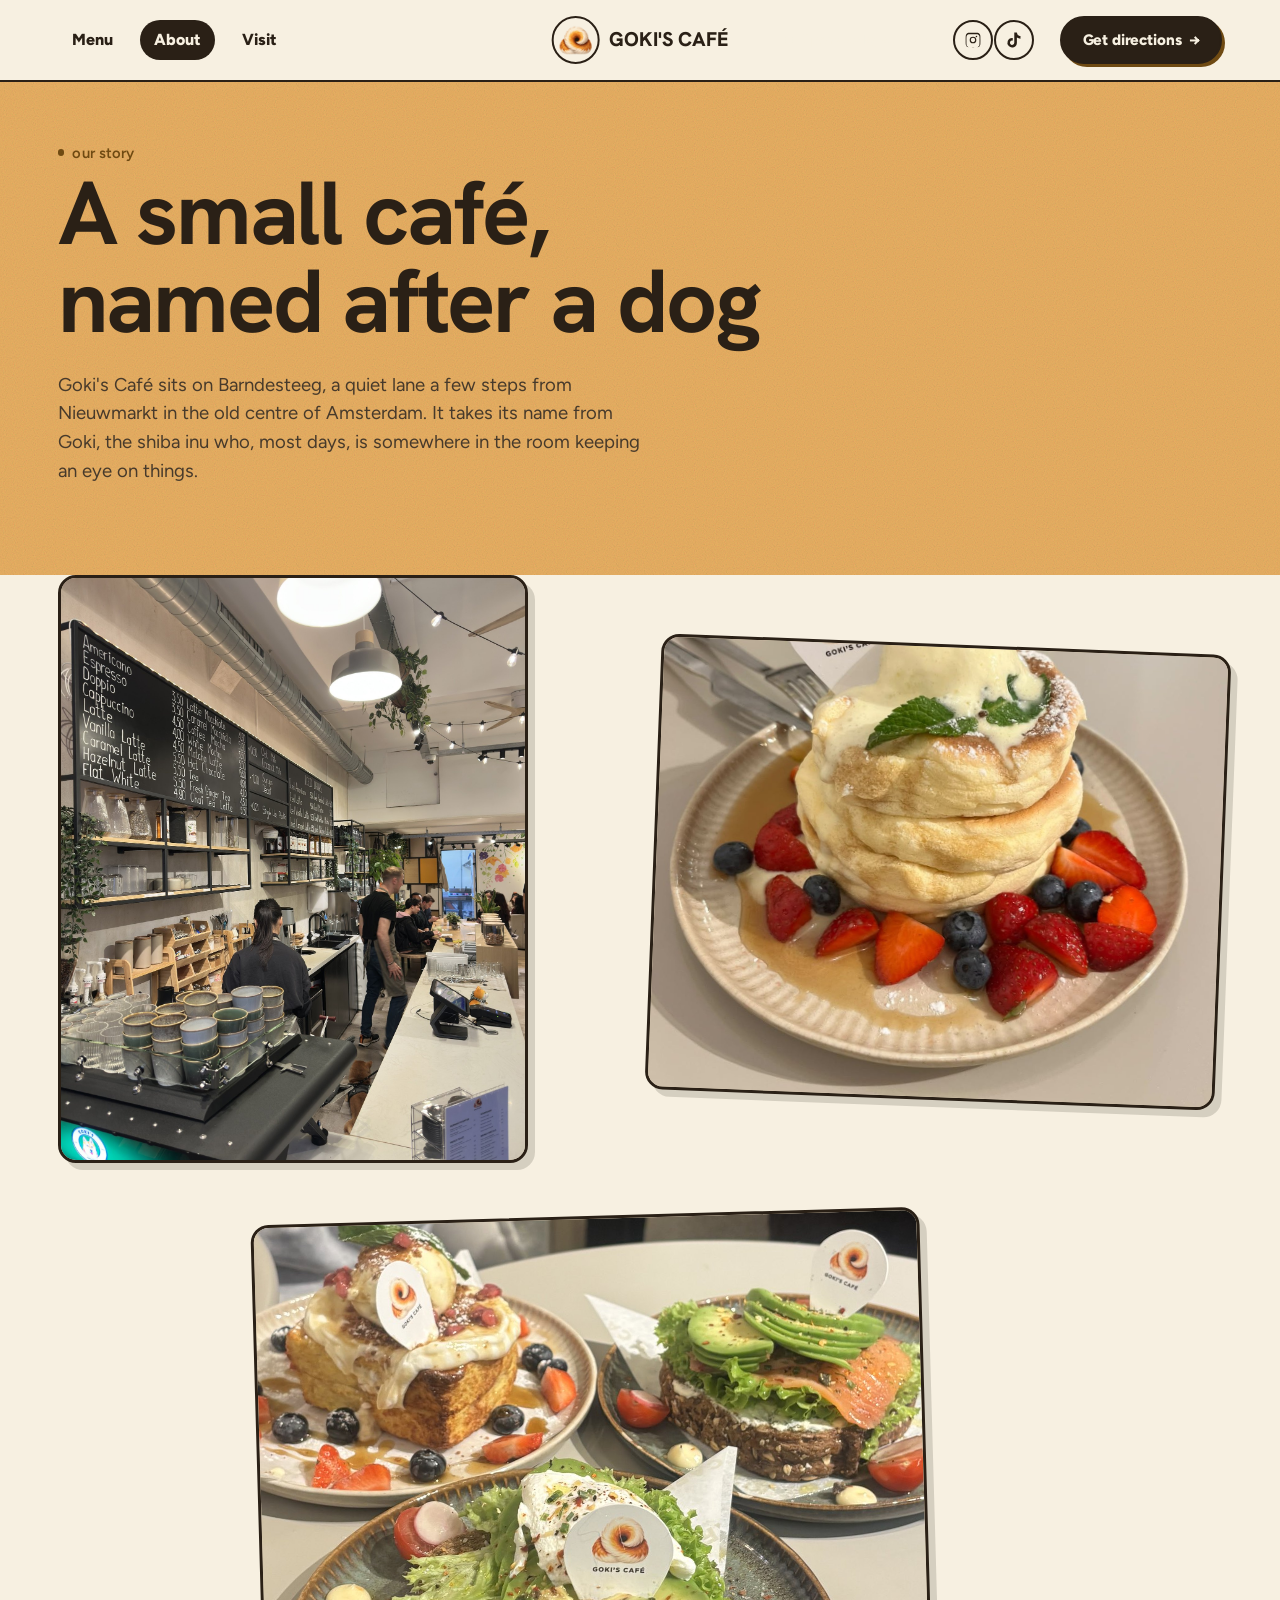
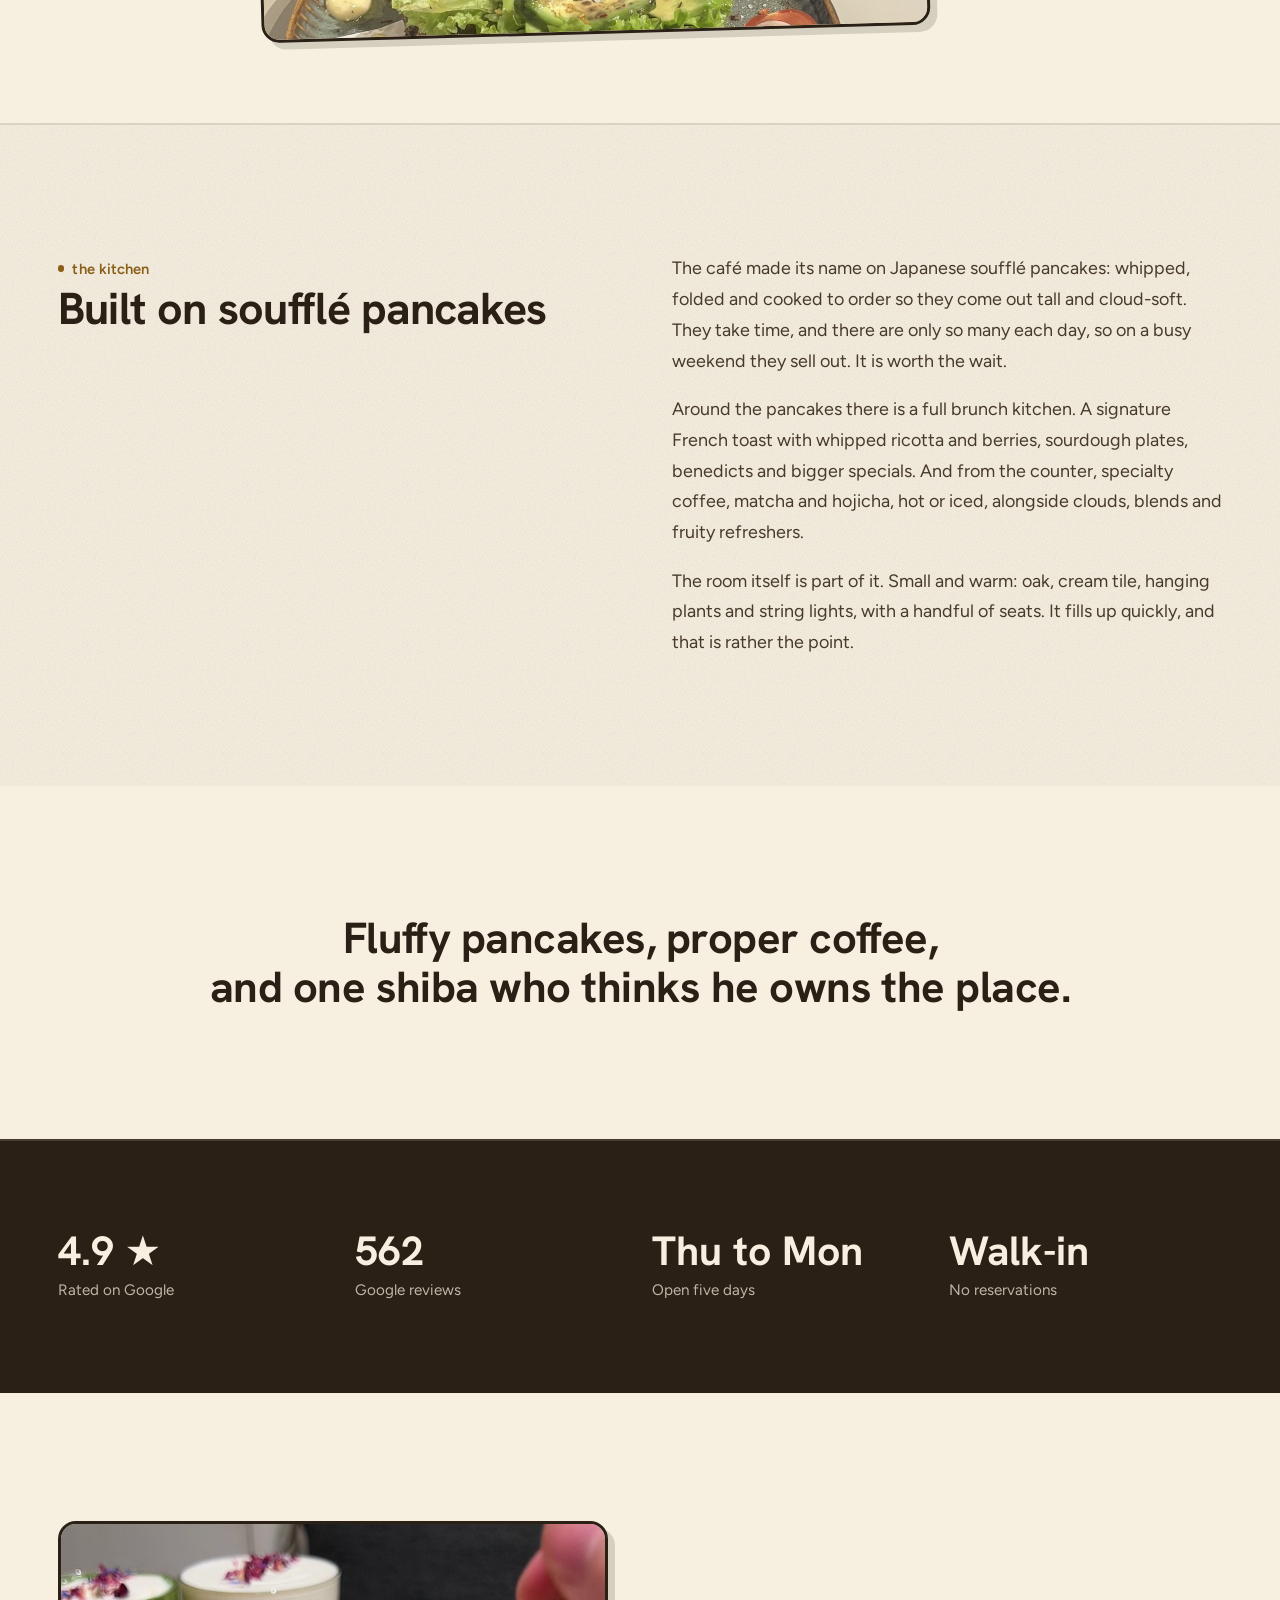
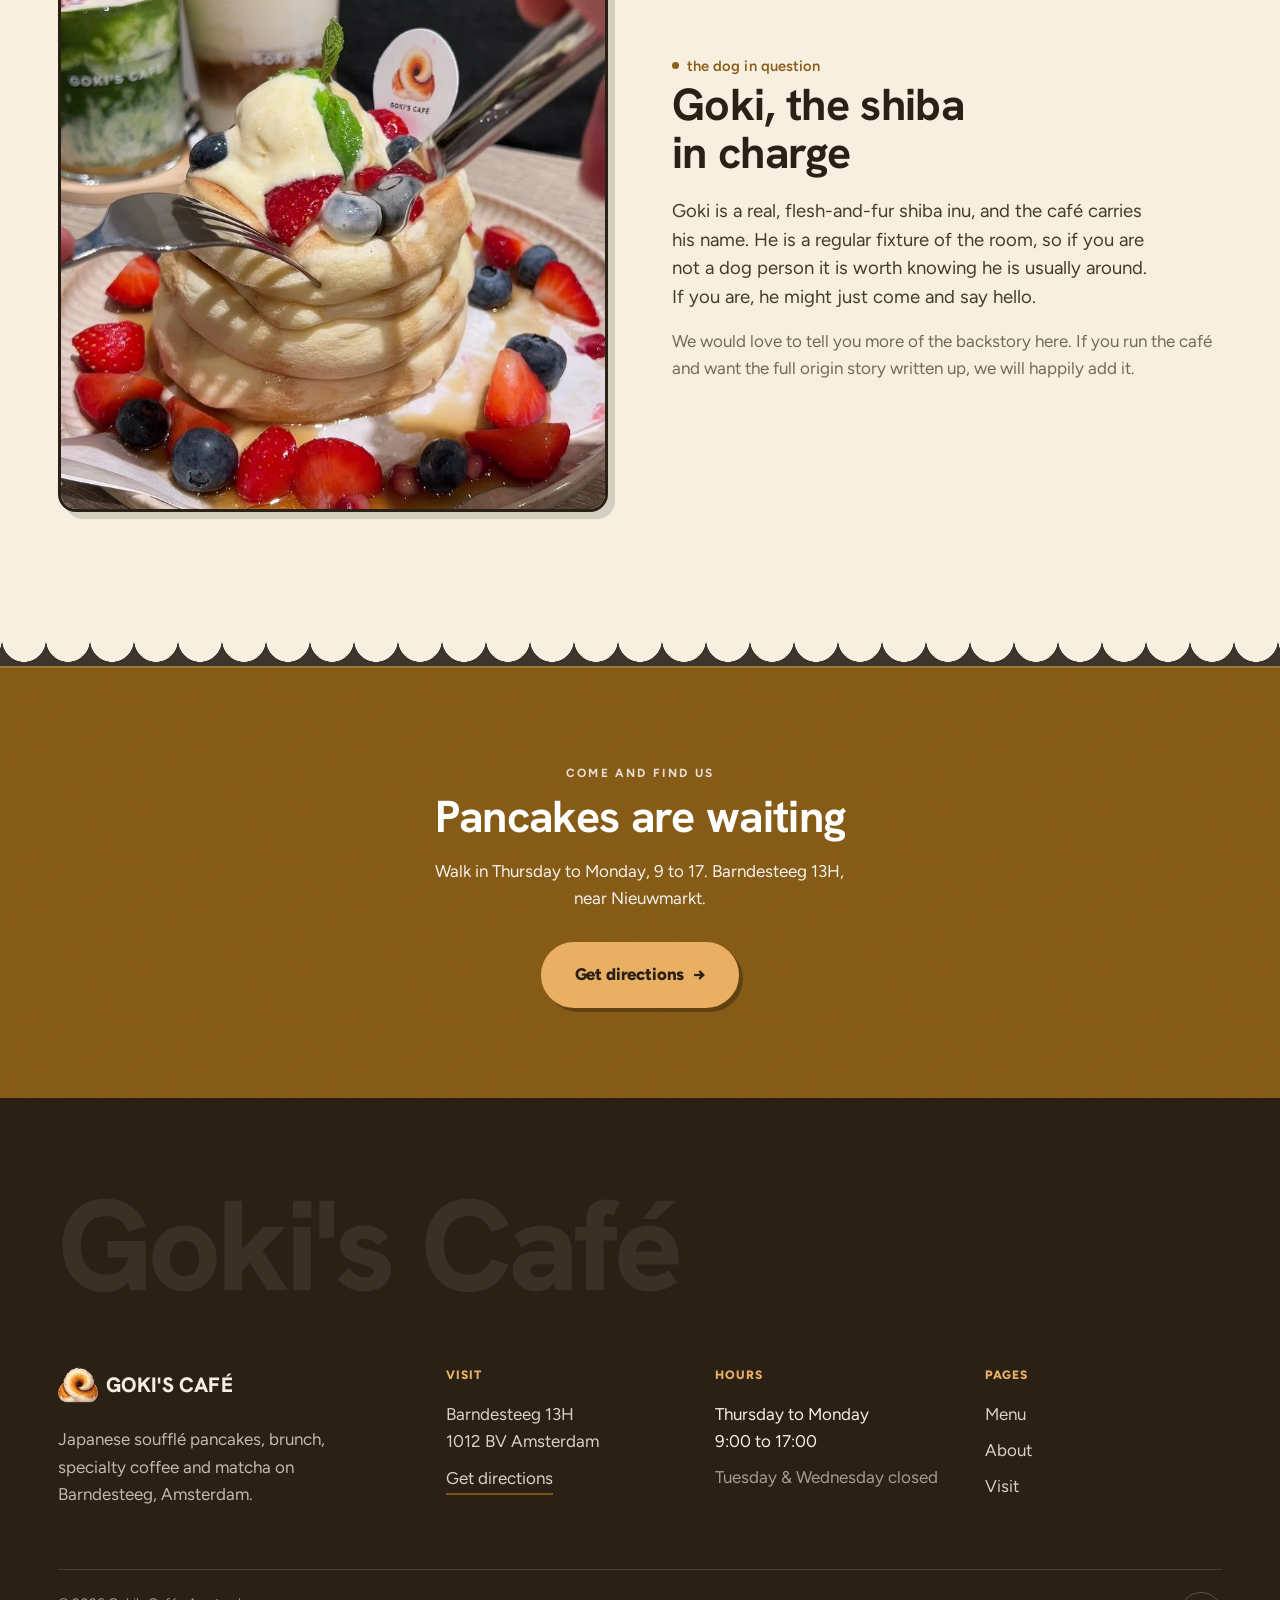
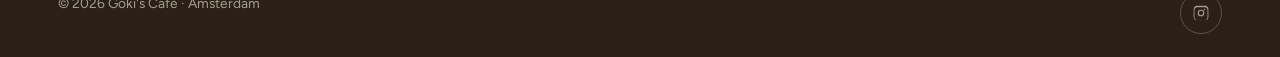
<file: about.html>
<!doctype html>
<html lang="en">
<head>
<meta charset="utf-8">
<meta name="viewport" content="width=device-width, initial-scale=1, viewport-fit=cover">
<title>About · Goki's Café, Amsterdam</title>
<meta name="description" content="The story of Goki's Café: a small brunch café near Nieuwmarkt, Amsterdam, named after Goki the resident shiba inu, known for Japanese soufflé pancakes, specialty coffee and matcha.">
<meta name="theme-color" content="#3b362c">
<link rel="icon" href="img/favicon-64.png" type="image/png">
<meta property="og:title" content="About · Goki's Café, Amsterdam">
<meta property="og:image" content="img/interior.jpg">
<link rel="preconnect" href="https://fonts.googleapis.com">
<link rel="preconnect" href="https://fonts.gstatic.com" crossorigin>
<link href="https://fonts.googleapis.com/css2?family=Figtree:wght@400;500;600;700;800;900&family=Hanken+Grotesk:wght@400;500;600;700;800;900&family=Gabarito:wght@400;500;600;700;800;900&family=Caveat:wght@600;700&display=swap" rel="stylesheet">
<link rel="stylesheet" href="css/site.css?v=2">
<link rel="stylesheet" href="css/home.css?v=31">
<script>document.documentElement.classList.add('js')</script>
</head>
<body class="unslop sub">
<a class="skip" href="#main">Skip to content</a>

<header class="site-header">
  <div class="wrap nav">
    <nav class="nav__side nav__side--l nav__links" aria-label="Primary">
      <a href="menu.html">Menu</a>
      <a href="about.html" aria-current="page">About</a>
      <a href="visit.html">Visit</a>
    </nav>
    <a class="brand" href="index.html" aria-label="Goki's Café, home">
      <span class="brand__mark"><img src="img/mark.png" alt=""></span>
      <b class="brand__word">Goki's Café</b>
    </a>
    <div class="nav__side nav__side--r">
      <span class="nav__status" title="Opening hours"><span class="dot" aria-hidden="true"></span><span data-open-now>Open now</span></span>
      <span class="nav__socials">
        <a class="nav__social" href="https://www.instagram.com/gokiscafe/" target="_blank" rel="noopener" aria-label="Goki's Café on Instagram"><svg viewBox="0 0 24 24" fill="currentColor" aria-hidden="true"><path d="M12 2.2c3.2 0 3.6 0 4.9.07 1.17.05 1.8.25 2.23.42.56.22.96.48 1.38.9.42.42.68.82.9 1.38.17.42.37 1.06.42 2.23.06 1.27.07 1.65.07 4.85s0 3.58-.07 4.85c-.05 1.17-.25 1.8-.42 2.23-.22.56-.48.96-.9 1.38-.42.42-.82.68-1.38.9-.42.17-1.06.37-2.23.42-1.27.06-1.65.07-4.85.07s-3.58 0-4.85-.07c-1.17-.05-1.8-.25-2.23-.42a3.7 3.7 0 0 1-1.38-.9 3.7 3.7 0 0 1-.9-1.38c-.17-.42-.37-1.06-.42-2.23C2.2 15.58 2.2 15.2 2.2 12s0-3.58.07-4.85c.05-1.17.25-1.8.42-2.23.22-.56.48-.96.9-1.38.42-.42.82-.68 1.38-.9.42-.17 1.06-.37 2.23-.42C8.42 2.2 8.8 2.2 12 2.2Zm0 1.98c-3.14 0-3.52.01-4.76.07-.92.04-1.42.2-1.75.33-.44.17-.76.38-1.09.71-.33.33-.54.65-.71 1.09-.13.33-.29.83-.33 1.75-.06 1.24-.07 1.62-.07 4.76s.01 3.52.07 4.76c.04.92.2 1.42.33 1.75.17.44.38.76.71 1.09.33.33.65.54 1.09.71.33.13.83.29 1.75.33 1.24.06 1.62.07 4.76.07s3.52-.01 4.76-.07c.92-.04 1.42-.2 1.75-.33.44-.17.76-.38 1.09-.71.33-.33.54-.65.71-1.09.13-.33.29-.83.33-1.75.06-1.24.07-1.62.07-4.76s-.01-3.52-.07-4.76c-.04-.92-.2-1.42-.33-1.75a2.9 2.9 0 0 0-.71-1.09 2.9 2.9 0 0 0-1.09-.71c-.33-.13-.83-.29-1.75-.33-1.24-.06-1.62-.07-4.76-.07Zm0 3.37a4.45 4.45 0 1 1 0 8.9 4.45 4.45 0 0 1 0-8.9Zm0 7.34a2.89 2.89 0 1 0 0-5.78 2.89 2.89 0 0 0 0 5.78Zm5.66-7.52a1.04 1.04 0 1 1-2.08 0 1.04 1.04 0 0 1 2.08 0Z"/></svg></a>
        <a class="nav__social" href="https://www.tiktok.com/@gokiscafe" target="_blank" rel="noopener" aria-label="Goki's Café on TikTok"><svg viewBox="0 0 24 24" fill="currentColor" aria-hidden="true"><path d="M19.59 6.69a4.83 4.83 0 0 1-3.77-4.25V2h-3.45v13.67a2.89 2.89 0 0 1-5.2 1.74 2.89 2.89 0 0 1 2.31-4.64c.3 0 .59.04.87.13V9.4a6.33 6.33 0 0 0-1-.08A6.34 6.34 0 0 0 5 20.1a6.34 6.34 0 0 0 10.86-4.43v-7a8.16 8.16 0 0 0 4.77 1.52v-3.4a4.85 4.85 0 0 1-1.04-.1z"/></svg></a>
      </span>
      <a class="btn btn--primary nav__cta" href="https://www.google.com/maps/dir/?api=1&destination=Goki%27s%20Caf%C3%A9%20Barndesteeg%2013H%201012%20BV%20Amsterdam" target="_blank" rel="noopener">Get directions <span class="arr" aria-hidden="true">→</span></a>
      <button class="nav__toggle" type="button" aria-label="Open menu" aria-expanded="false"><span class="pstack" aria-hidden="true"><i></i><i></i><i></i></span></button>
    </div>
  </div>
</header>

<div class="sheet" aria-hidden="true">
  <div class="wrap sheet__top">
    <a class="brand" href="index.html" aria-label="Goki's Café, home"><span class="brand__mark"><img src="img/mark.png" alt=""></span><b class="brand__word">Goki's Café</b></a>
    <button class="nav__toggle sheet__close" type="button" aria-label="Close menu"><svg viewBox="0 0 24 24" fill="none" aria-hidden="true"><path d="M6 6l12 12M18 6L6 18" stroke="currentColor" stroke-width="2" stroke-linecap="round"/></svg></button>
  </div>
  <nav class="wrap sheet__links" aria-label="Mobile">
    <a href="index.html">Home<span class="arr" aria-hidden="true">→</span></a>
    <a href="menu.html">Menu<span class="arr" aria-hidden="true">→</span></a>
    <a href="about.html" aria-current="page">About<span class="arr" aria-hidden="true">→</span></a>
    <a href="visit.html">Visit<span class="arr" aria-hidden="true">→</span></a>
  </nav>
  <div class="wrap sheet__foot">
    <span class="sheet__status" title="Opening hours"><span class="dot" aria-hidden="true"></span><span data-open-now>Open now</span></span>
    <a class="btn btn--primary btn--lg" href="https://www.google.com/maps/dir/?api=1&destination=Goki%27s%20Caf%C3%A9%20Barndesteeg%2013H%201012%20BV%20Amsterdam" target="_blank" rel="noopener">Get directions <span class="arr" aria-hidden="true">→</span></a>
    <p class="meta">Barndesteeg 13H, 1012 BV Amsterdam.<br>Open Thursday to Monday, 9 to 17. Walk-in only.</p>
    <div class="sheet__socials">
      <a class="nav__social nav__social--outline" href="https://www.instagram.com/gokiscafe/" target="_blank" rel="noopener" aria-label="Goki's Café on Instagram"><svg viewBox="0 0 24 24" fill="currentColor" aria-hidden="true"><path d="M12 2.2c3.2 0 3.6 0 4.9.07 1.17.05 1.8.25 2.23.42.56.22.96.48 1.38.9.42.42.68.82.9 1.38.17.42.37 1.06.42 2.23.06 1.27.07 1.65.07 4.85s0 3.58-.07 4.85c-.05 1.17-.25 1.8-.42 2.23-.22.56-.48.96-.9 1.38-.42.42-.82.68-1.38.9-.42.17-1.06.37-2.23.42-1.27.06-1.65.07-4.85.07s-3.58 0-4.85-.07c-1.17-.05-1.8-.25-2.23-.42a3.7 3.7 0 0 1-1.38-.9 3.7 3.7 0 0 1-.9-1.38c-.17-.42-.37-1.06-.42-2.23C2.2 15.58 2.2 15.2 2.2 12s0-3.58.07-4.85c.05-1.17.25-1.8.42-2.23.22-.56.48-.96.9-1.38.42-.42.82-.68 1.38-.9.42-.17 1.06-.37 2.23-.42C8.42 2.2 8.8 2.2 12 2.2Zm0 1.98c-3.14 0-3.52.01-4.76.07-.92.04-1.42.2-1.75.33-.44.17-.76.38-1.09.71-.33.33-.54.65-.71 1.09-.13.33-.29.83-.33 1.75-.06 1.24-.07 1.62-.07 4.76s.01 3.52.07 4.76c.04.92.2 1.42.33 1.75.17.44.38.76.71 1.09.33.33.65.54 1.09.71.33.13.83.29 1.75.33 1.24.06 1.62.07 4.76.07s3.52-.01 4.76-.07c.92-.04 1.42-.2 1.75-.33.44-.17.76-.38 1.09-.71.33-.33.54-.65.71-1.09.13-.33.29-.83.33-1.75.06-1.24.07-1.62.07-4.76s-.01-3.52-.07-4.76c-.04-.92-.2-1.42-.33-1.75a2.9 2.9 0 0 0-.71-1.09 2.9 2.9 0 0 0-1.09-.71c-.33-.13-.83-.29-1.75-.33-1.24-.06-1.62-.07-4.76-.07Zm0 3.37a4.45 4.45 0 1 1 0 8.9 4.45 4.45 0 0 1 0-8.9Zm0 7.34a2.89 2.89 0 1 0 0-5.78 2.89 2.89 0 0 0 0 5.78Zm5.66-7.52a1.04 1.04 0 1 1-2.08 0 1.04 1.04 0 0 1 2.08 0Z"/></svg></a>
      <a class="nav__social nav__social--outline" href="https://www.tiktok.com/@gokiscafe" target="_blank" rel="noopener" aria-label="Goki's Café on TikTok"><svg viewBox="0 0 24 24" fill="currentColor" aria-hidden="true"><path d="M19.59 6.69a4.83 4.83 0 0 1-3.77-4.25V2h-3.45v13.67a2.89 2.89 0 0 1-5.2 1.74 2.89 2.89 0 0 1 2.31-4.64c.3 0 .59.04.87.13V9.4a6.33 6.33 0 0 0-1-.08A6.34 6.34 0 0 0 5 20.1a6.34 6.34 0 0 0 10.86-4.43v-7a8.16 8.16 0 0 0 4.77 1.52v-3.4a4.85 4.85 0 0 1-1.04-.1z"/></svg></a>
    </div>
  </div>
</div>

<main id="main">
  <section class="pad-sm g-amber sub-hero">
    <div class="wrap">
    <span class="eyebrow reveal in">our story</span>
    <h1 class="reveal in" style="margin-top:.3rem;font-size:clamp(3rem,9.5vw,8.5rem);font-variation-settings:'opsz' 144,'SOFT' 50,'WONK' 1">A small café,<br>named after a dog</h1>
    <p class="lead reveal in" style="max-width:50ch;margin-top:1.6rem">Goki's Café sits on Barndesteeg, a quiet lane a few steps from Nieuwmarkt in the old centre of Amsterdam. It takes its name from Goki, the shiba inu who, most days, is somewhere in the room keeping an eye on things.</p>
    </div>
  </section>

  <section class="wrap" style="padding-bottom:clamp(44px,7vw,90px)">
    <div class="collage">
      <div class="c1 reveal"><div class="frame"><img src="img/interior.jpg" alt="The oak counter and chalkboard menus inside Goki's Café, with hanging plants" loading="lazy"></div></div>
      <div class="c2 reveal"><div class="frame"><img src="img/souffle-stack.jpg" alt="A stack of soufflé pancakes with ice cream and berries" loading="lazy"></div></div>
      <div class="c3 reveal"><div class="frame"><img src="img/toasts.jpg" alt="Avocado toast plates photographed from above" loading="lazy"></div></div>
    </div>
  </section>

  <section class="pad bg-paper">
    <div class="wrap g2" style="align-items:start">
      <div class="reveal"><span class="eyebrow">the kitchen</span><h2 style="margin-top:.3rem">Built on soufflé pancakes</h2></div>
      <div class="prose reveal">
        <p>The café made its name on Japanese soufflé pancakes: whipped, folded and cooked to order so they come out tall and cloud-soft. They take time, and there are only so many each day, so on a busy weekend they sell out. It is worth the wait.</p>
        <p>Around the pancakes there is a full brunch kitchen. A signature French toast with whipped ricotta and berries, sourdough plates, benedicts and bigger specials. And from the counter, specialty coffee, matcha and hojicha, hot or iced, alongside clouds, blends and fruity refreshers.</p>
        <p>The room itself is part of it. Small and warm: oak, cream tile, hanging plants and string lights, with a handful of seats. It fills up quickly, and that is rather the point.</p>
      </div>
    </div>
  </section>

  <section class="pad" style="text-align:center">
    <div class="wrap">
      <p class="pullquote reveal">Fluffy pancakes, proper coffee, <span class="serif-it">and one shiba who thinks he owns the place.</span></p>
    </div>
  </section>

  <section class="pad-sm bg-ink">
    <div class="wrap">
      <div class="facts reveal">
        <div class="f"><div class="n">4.9 ★</div><div class="l">Rated on Google</div></div>
        <div class="f"><div class="n">562</div><div class="l">Google reviews</div></div>
        <div class="f"><div class="n">Thu to Mon</div><div class="l">Open five days</div></div>
        <div class="f"><div class="n">Walk-in</div><div class="l">No reservations</div></div>
      </div>
    </div>
  </section>

  <section class="pad">
    <div class="wrap">
      <div class="split split--rev">
        <div class="split__media reveal"><div class="frame" style="aspect-ratio:4/4.3"><img src="img/matcha.jpg" alt="Iced matcha and a soufflé pancake on a warm wooden table at Goki's Café" loading="lazy"></div></div>
        <div class="split__text reveal">
          <span class="eyebrow">the dog in question</span>
          <h2 style="margin-top:.2rem">Goki, the shiba<br>in charge</h2>
          <p class="lead" style="margin-top:1.2rem">Goki is a real, flesh-and-fur shiba inu, and the café carries his name. He is a regular fixture of the room, so if you are not a dog person it is worth knowing he is usually around. If you are, he might just come and say hello.</p>
          <p class="muted" style="margin-top:1rem">We would love to tell you more of the backstory here. If you run the café and want the full origin story written up, we will happily add it.</p>
        </div>
      </div>
    </div>
  </section>

  <div class="scallop" aria-hidden="true" style="background:var(--apron)"></div>
  <section class="pad-sm bg-terra" style="text-align:center">
    <div class="wrap">
      <span class="kicker" style="color:rgba(255,255,255,.82)">come and find us</span>
      <h2 style="margin-top:.5rem;color:#fff">Pancakes are waiting</h2>
      <p style="margin:1rem auto 0;max-width:42ch;color:rgba(255,255,255,.92)">Walk in Thursday to Monday, 9 to 17. Barndesteeg 13H, near Nieuwmarkt.</p>
      <p style="margin-top:1.8rem"><a class="btn btn--onDark btn--lg" href="https://www.google.com/maps/dir/?api=1&destination=Goki%27s%20Caf%C3%A9%20Barndesteeg%2013H%201012%20BV%20Amsterdam" target="_blank" rel="noopener">Get directions <span class="arr" aria-hidden="true">→</span></a></p>
    </div>
  </section>
</main>

<footer class="site-footer">
  <div class="wrap">
    <div class="footer-word" aria-hidden="true">Goki's Café</div>
    <div class="footer-grid">
      <div class="fcol"><span class="footer-brand"><img src="img/mark.png" alt=""><b>Goki's Café</b></span><p style="color:rgba(247,240,225,.74);margin-top:.8rem;max-width:34ch">Japanese soufflé pancakes, brunch, specialty coffee and matcha on Barndesteeg, Amsterdam.</p></div>
      <div class="fcol"><h4>Visit</h4><a href="https://www.google.com/maps/dir/?api=1&destination=Goki%27s%20Caf%C3%A9%20Barndesteeg%2013H%201012%20BV%20Amsterdam" target="_blank" rel="noopener">Barndesteeg 13H<br>1012 BV Amsterdam</a><a href="https://www.google.com/maps/dir/?api=1&destination=Goki%27s%20Caf%C3%A9%20Barndesteeg%2013H%201012%20BV%20Amsterdam" target="_blank" rel="noopener" style="border-bottom:2.5px solid var(--terra);padding-bottom:1px">Get directions</a></div>
      <div class="fcol"><h4>Hours</h4><div>Thursday to Monday<br>9:00 to 17:00</div><div style="margin-top:.5rem;color:rgba(247,240,225,.6)">Tuesday &amp; Wednesday closed</div></div>
      <div class="fcol"><h4>Pages</h4><a href="menu.html">Menu</a><a href="about.html">About</a><a href="visit.html">Visit</a></div>
    </div>
    <div class="footer-legal">
      <span>© 2026 Goki's Café · Amsterdam</span>
      <div class="socials"><a href="https://www.instagram.com/gokiscafe/" target="_blank" rel="noopener" aria-label="Goki's Café on Instagram"><svg viewBox="0 0 24 24" fill="currentColor" aria-hidden="true"><path d="M12 2.2c3.2 0 3.6 0 4.9.07 1.17.05 1.8.25 2.23.42.56.22.96.48 1.38.9.42.42.68.82.9 1.38.17.42.37 1.06.42 2.23.06 1.27.07 1.65.07 4.85s0 3.58-.07 4.85c-.05 1.17-.25 1.8-.42 2.23-.22.56-.48.96-.9 1.38-.42.42-.82.68-1.38.9-.42.17-1.06.37-2.23.42-1.27.06-1.65.07-4.85.07s-3.58 0-4.85-.07c-1.17-.05-1.8-.25-2.23-.42a3.7 3.7 0 0 1-1.38-.9 3.7 3.7 0 0 1-.9-1.38c-.17-.42-.37-1.06-.42-2.23C2.2 15.58 2.2 15.2 2.2 12s0-3.58.07-4.85c.05-1.17.25-1.8.42-2.23.22-.56.48-.96.9-1.38.42-.42.82-.68 1.38-.9.42-.17 1.06-.37 2.23-.42C8.42 2.2 8.8 2.2 12 2.2Zm0 1.98c-3.14 0-3.52.01-4.76.07-.92.04-1.42.2-1.75.33-.44.17-.76.38-1.09.71-.33.33-.54.65-.71 1.09-.13.33-.29.83-.33 1.75-.06 1.24-.07 1.62-.07 4.76s.01 3.52.07 4.76c.04.92.2 1.42.33 1.75.17.44.38.76.71 1.09.33.33.65.54 1.09.71.33.13.83.29 1.75.33 1.24.06 1.62.07 4.76.07s3.52-.01 4.76-.07c.92-.04 1.42-.2 1.75-.33.44-.17.76-.38 1.09-.71.33-.33.54-.65.71-1.09.13-.33.29-.83.33-1.75.06-1.24.07-1.62.07-4.76s-.01-3.52-.07-4.76c-.04-.92-.2-1.42-.33-1.75a2.9 2.9 0 0 0-.71-1.09 2.9 2.9 0 0 0-1.09-.71c-.33-.13-.83-.29-1.75-.33-1.24-.06-1.62-.07-4.76-.07Zm0 3.37a4.45 4.45 0 1 1 0 8.9 4.45 4.45 0 0 1 0-8.9Zm0 7.34a2.89 2.89 0 1 0 0-5.78 2.89 2.89 0 0 0 0 5.78Zm5.66-7.52a1.04 1.04 0 1 1-2.08 0 1.04 1.04 0 0 1 2.08 0Z"/></svg></a></div>
    </div>
  </div>
</footer>

<nav class="mobilebar" aria-label="Quick actions">
  <a class="mb-ghost" href="menu.html">Menu</a>
  <a class="mb-primary" href="https://www.google.com/maps/dir/?api=1&destination=Goki%27s%20Caf%C3%A9%20Barndesteeg%2013H%201012%20BV%20Amsterdam" target="_blank" rel="noopener">Get directions <span class="arr" aria-hidden="true">→</span></a>
</nav>

<script src="js/site.js" defer></script>
</body>
</html>
</file>
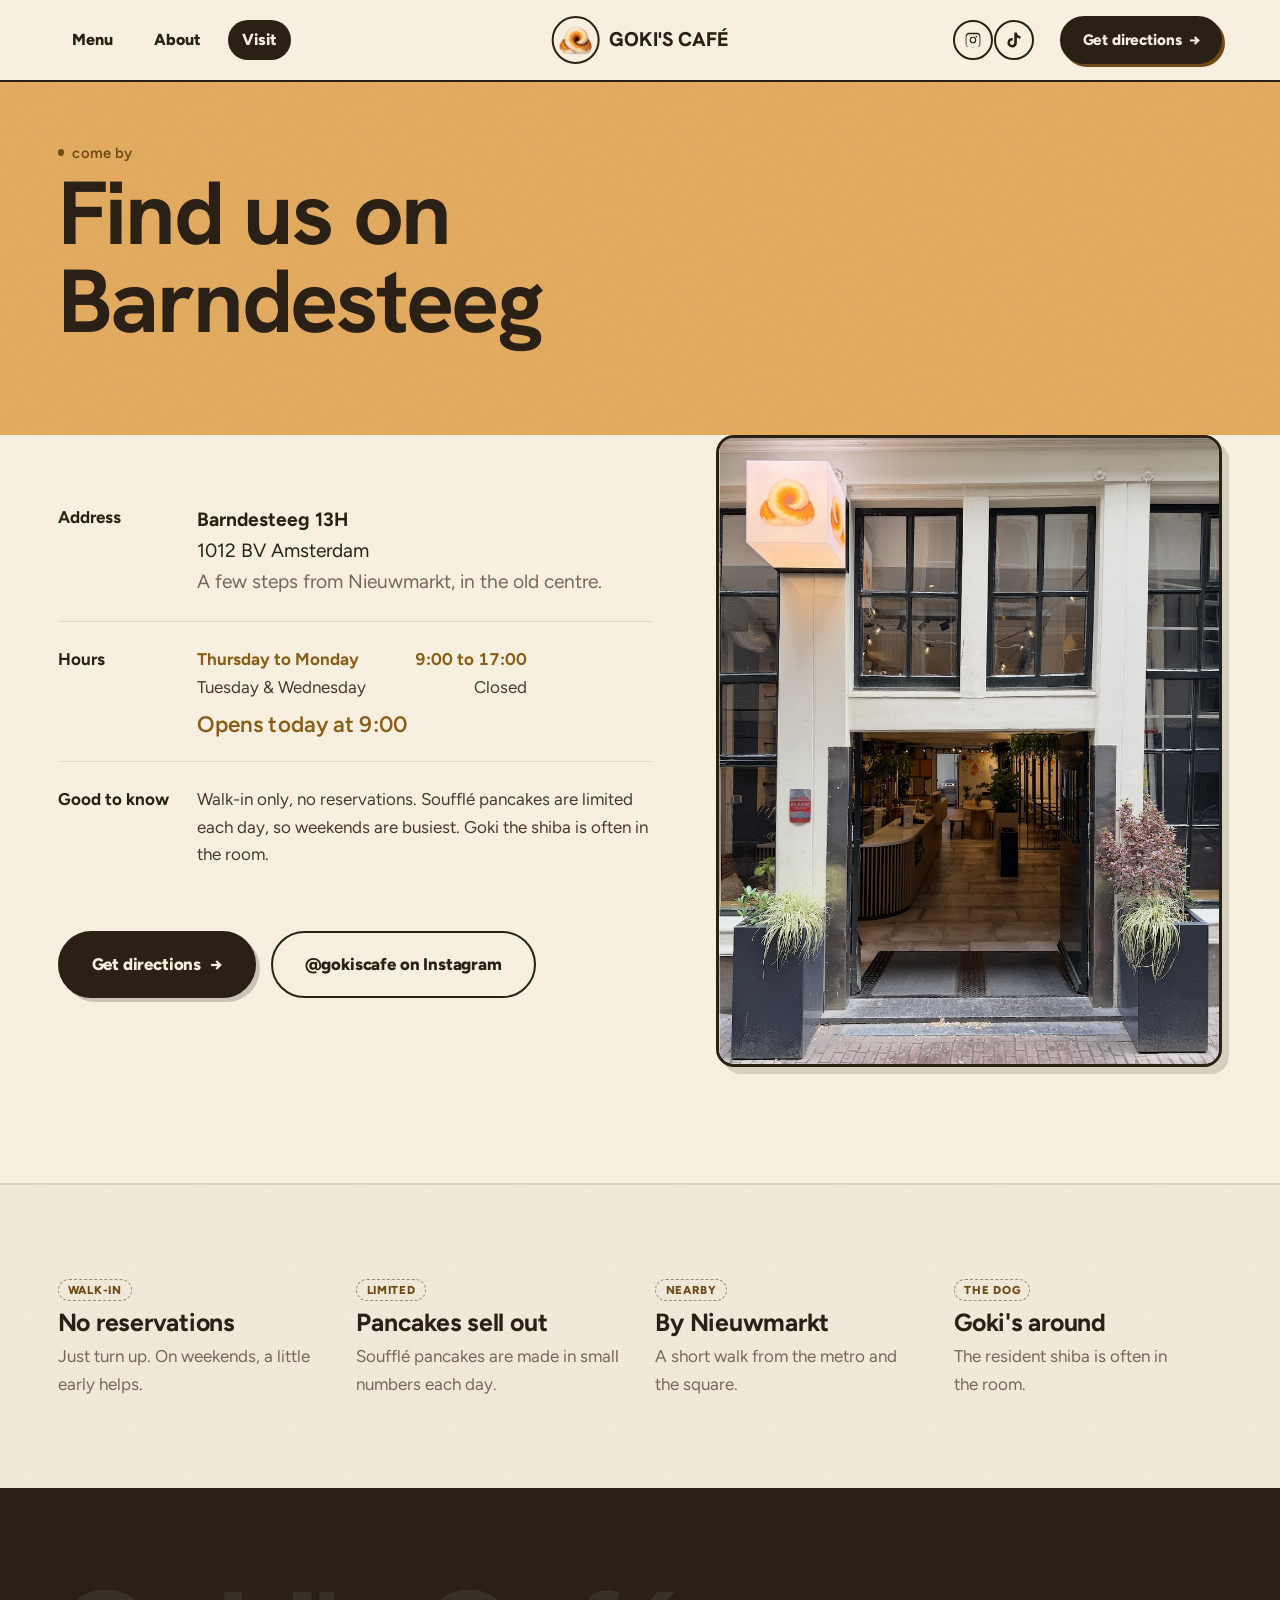
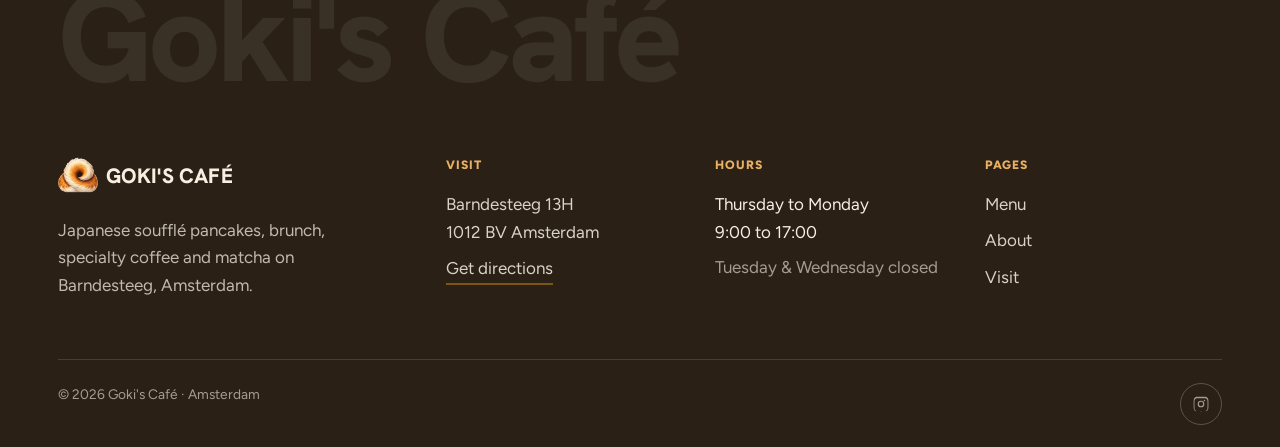
<file: visit.html>
<!doctype html>
<html lang="en">
<head>
<meta charset="utf-8">
<meta name="viewport" content="width=device-width, initial-scale=1, viewport-fit=cover">
<title>Visit · Goki's Café, Barndesteeg 13H, Amsterdam</title>
<meta name="description" content="Visit Goki's Café at Barndesteeg 13H, 1012 BV Amsterdam, near Nieuwmarkt. Open Thursday to Monday, 9 to 17. Walk-in only, no reservations. Get directions on Google Maps.">
<meta name="theme-color" content="#3b362c">
<link rel="icon" href="img/favicon-64.png" type="image/png">
<meta property="og:title" content="Visit · Goki's Café, Amsterdam">
<meta property="og:image" content="img/storefront.jpg">
<link rel="preconnect" href="https://fonts.googleapis.com">
<link rel="preconnect" href="https://fonts.gstatic.com" crossorigin>
<link href="https://fonts.googleapis.com/css2?family=Figtree:wght@400;500;600;700;800;900&family=Hanken+Grotesk:wght@400;500;600;700;800;900&family=Gabarito:wght@400;500;600;700;800;900&family=Caveat:wght@600;700&display=swap" rel="stylesheet">
<link rel="stylesheet" href="css/site.css?v=2">
<link rel="stylesheet" href="css/home.css?v=31">
<script>document.documentElement.classList.add('js')</script>
</head>
<body class="unslop sub">
<a class="skip" href="#main">Skip to content</a>

<header class="site-header">
  <div class="wrap nav">
    <nav class="nav__side nav__side--l nav__links" aria-label="Primary">
      <a href="menu.html">Menu</a>
      <a href="about.html">About</a>
      <a href="visit.html" aria-current="page">Visit</a>
    </nav>
    <a class="brand" href="index.html" aria-label="Goki's Café, home">
      <span class="brand__mark"><img src="img/mark.png" alt=""></span>
      <b class="brand__word">Goki's Café</b>
    </a>
    <div class="nav__side nav__side--r">
      <span class="nav__status" title="Opening hours"><span class="dot" aria-hidden="true"></span><span data-open-now>Open now</span></span>
      <span class="nav__socials">
        <a class="nav__social" href="https://www.instagram.com/gokiscafe/" target="_blank" rel="noopener" aria-label="Goki's Café on Instagram"><svg viewBox="0 0 24 24" fill="currentColor" aria-hidden="true"><path d="M12 2.2c3.2 0 3.6 0 4.9.07 1.17.05 1.8.25 2.23.42.56.22.96.48 1.38.9.42.42.68.82.9 1.38.17.42.37 1.06.42 2.23.06 1.27.07 1.65.07 4.85s0 3.58-.07 4.85c-.05 1.17-.25 1.8-.42 2.23-.22.56-.48.96-.9 1.38-.42.42-.82.68-1.38.9-.42.17-1.06.37-2.23.42-1.27.06-1.65.07-4.85.07s-3.58 0-4.85-.07c-1.17-.05-1.8-.25-2.23-.42a3.7 3.7 0 0 1-1.38-.9 3.7 3.7 0 0 1-.9-1.38c-.17-.42-.37-1.06-.42-2.23C2.2 15.58 2.2 15.2 2.2 12s0-3.58.07-4.85c.05-1.17.25-1.8.42-2.23.22-.56.48-.96.9-1.38.42-.42.82-.68 1.38-.9.42-.17 1.06-.37 2.23-.42C8.42 2.2 8.8 2.2 12 2.2Zm0 1.98c-3.14 0-3.52.01-4.76.07-.92.04-1.42.2-1.75.33-.44.17-.76.38-1.09.71-.33.33-.54.65-.71 1.09-.13.33-.29.83-.33 1.75-.06 1.24-.07 1.62-.07 4.76s.01 3.52.07 4.76c.04.92.2 1.42.33 1.75.17.44.38.76.71 1.09.33.33.65.54 1.09.71.33.13.83.29 1.75.33 1.24.06 1.62.07 4.76.07s3.52-.01 4.76-.07c.92-.04 1.42-.2 1.75-.33.44-.17.76-.38 1.09-.71.33-.33.54-.65.71-1.09.13-.33.29-.83.33-1.75.06-1.24.07-1.62.07-4.76s-.01-3.52-.07-4.76c-.04-.92-.2-1.42-.33-1.75a2.9 2.9 0 0 0-.71-1.09 2.9 2.9 0 0 0-1.09-.71c-.33-.13-.83-.29-1.75-.33-1.24-.06-1.62-.07-4.76-.07Zm0 3.37a4.45 4.45 0 1 1 0 8.9 4.45 4.45 0 0 1 0-8.9Zm0 7.34a2.89 2.89 0 1 0 0-5.78 2.89 2.89 0 0 0 0 5.78Zm5.66-7.52a1.04 1.04 0 1 1-2.08 0 1.04 1.04 0 0 1 2.08 0Z"/></svg></a>
        <a class="nav__social" href="https://www.tiktok.com/@gokiscafe" target="_blank" rel="noopener" aria-label="Goki's Café on TikTok"><svg viewBox="0 0 24 24" fill="currentColor" aria-hidden="true"><path d="M19.59 6.69a4.83 4.83 0 0 1-3.77-4.25V2h-3.45v13.67a2.89 2.89 0 0 1-5.2 1.74 2.89 2.89 0 0 1 2.31-4.64c.3 0 .59.04.87.13V9.4a6.33 6.33 0 0 0-1-.08A6.34 6.34 0 0 0 5 20.1a6.34 6.34 0 0 0 10.86-4.43v-7a8.16 8.16 0 0 0 4.77 1.52v-3.4a4.85 4.85 0 0 1-1.04-.1z"/></svg></a>
      </span>
      <a class="btn btn--primary nav__cta" href="https://www.google.com/maps/dir/?api=1&destination=Goki%27s%20Caf%C3%A9%20Barndesteeg%2013H%201012%20BV%20Amsterdam" target="_blank" rel="noopener">Get directions <span class="arr" aria-hidden="true">→</span></a>
      <button class="nav__toggle" type="button" aria-label="Open menu" aria-expanded="false"><span class="pstack" aria-hidden="true"><i></i><i></i><i></i></span></button>
    </div>
  </div>
</header>

<div class="sheet" aria-hidden="true">
  <div class="wrap sheet__top">
    <a class="brand" href="index.html" aria-label="Goki's Café, home"><span class="brand__mark"><img src="img/mark.png" alt=""></span><b class="brand__word">Goki's Café</b></a>
    <button class="nav__toggle sheet__close" type="button" aria-label="Close menu"><svg viewBox="0 0 24 24" fill="none" aria-hidden="true"><path d="M6 6l12 12M18 6L6 18" stroke="currentColor" stroke-width="2" stroke-linecap="round"/></svg></button>
  </div>
  <nav class="wrap sheet__links" aria-label="Mobile">
    <a href="index.html">Home<span class="arr" aria-hidden="true">→</span></a>
    <a href="menu.html">Menu<span class="arr" aria-hidden="true">→</span></a>
    <a href="about.html">About<span class="arr" aria-hidden="true">→</span></a>
    <a href="visit.html" aria-current="page">Visit<span class="arr" aria-hidden="true">→</span></a>
  </nav>
  <div class="wrap sheet__foot">
    <span class="sheet__status" title="Opening hours"><span class="dot" aria-hidden="true"></span><span data-open-now>Open now</span></span>
    <a class="btn btn--primary btn--lg" href="https://www.google.com/maps/dir/?api=1&destination=Goki%27s%20Caf%C3%A9%20Barndesteeg%2013H%201012%20BV%20Amsterdam" target="_blank" rel="noopener">Get directions <span class="arr" aria-hidden="true">→</span></a>
    <p class="meta">Barndesteeg 13H, 1012 BV Amsterdam.<br>Open Thursday to Monday, 9 to 17. Walk-in only.</p>
    <div class="sheet__socials">
      <a class="nav__social nav__social--outline" href="https://www.instagram.com/gokiscafe/" target="_blank" rel="noopener" aria-label="Goki's Café on Instagram"><svg viewBox="0 0 24 24" fill="currentColor" aria-hidden="true"><path d="M12 2.2c3.2 0 3.6 0 4.9.07 1.17.05 1.8.25 2.23.42.56.22.96.48 1.38.9.42.42.68.82.9 1.38.17.42.37 1.06.42 2.23.06 1.27.07 1.65.07 4.85s0 3.58-.07 4.85c-.05 1.17-.25 1.8-.42 2.23-.22.56-.48.96-.9 1.38-.42.42-.82.68-1.38.9-.42.17-1.06.37-2.23.42-1.27.06-1.65.07-4.85.07s-3.58 0-4.85-.07c-1.17-.05-1.8-.25-2.23-.42a3.7 3.7 0 0 1-1.38-.9 3.7 3.7 0 0 1-.9-1.38c-.17-.42-.37-1.06-.42-2.23C2.2 15.58 2.2 15.2 2.2 12s0-3.58.07-4.85c.05-1.17.25-1.8.42-2.23.22-.56.48-.96.9-1.38.42-.42.82-.68 1.38-.9.42-.17 1.06-.37 2.23-.42C8.42 2.2 8.8 2.2 12 2.2Zm0 1.98c-3.14 0-3.52.01-4.76.07-.92.04-1.42.2-1.75.33-.44.17-.76.38-1.09.71-.33.33-.54.65-.71 1.09-.13.33-.29.83-.33 1.75-.06 1.24-.07 1.62-.07 4.76s.01 3.52.07 4.76c.04.92.2 1.42.33 1.75.17.44.38.76.71 1.09.33.33.65.54 1.09.71.33.13.83.29 1.75.33 1.24.06 1.62.07 4.76.07s3.52-.01 4.76-.07c.92-.04 1.42-.2 1.75-.33.44-.17.76-.38 1.09-.71.33-.33.54-.65.71-1.09.13-.33.29-.83.33-1.75.06-1.24.07-1.62.07-4.76s-.01-3.52-.07-4.76c-.04-.92-.2-1.42-.33-1.75a2.9 2.9 0 0 0-.71-1.09 2.9 2.9 0 0 0-1.09-.71c-.33-.13-.83-.29-1.75-.33-1.24-.06-1.62-.07-4.76-.07Zm0 3.37a4.45 4.45 0 1 1 0 8.9 4.45 4.45 0 0 1 0-8.9Zm0 7.34a2.89 2.89 0 1 0 0-5.78 2.89 2.89 0 0 0 0 5.78Zm5.66-7.52a1.04 1.04 0 1 1-2.08 0 1.04 1.04 0 0 1 2.08 0Z"/></svg></a>
      <a class="nav__social nav__social--outline" href="https://www.tiktok.com/@gokiscafe" target="_blank" rel="noopener" aria-label="Goki's Café on TikTok"><svg viewBox="0 0 24 24" fill="currentColor" aria-hidden="true"><path d="M19.59 6.69a4.83 4.83 0 0 1-3.77-4.25V2h-3.45v13.67a2.89 2.89 0 0 1-5.2 1.74 2.89 2.89 0 0 1 2.31-4.64c.3 0 .59.04.87.13V9.4a6.33 6.33 0 0 0-1-.08A6.34 6.34 0 0 0 5 20.1a6.34 6.34 0 0 0 10.86-4.43v-7a8.16 8.16 0 0 0 4.77 1.52v-3.4a4.85 4.85 0 0 1-1.04-.1z"/></svg></a>
    </div>
  </div>
</div>

<main id="main">
  <section class="pad-sm g-amber sub-hero">
    <div class="wrap">
    <span class="eyebrow reveal in">come by</span>
    <h1 class="reveal in" style="margin-top:.3rem;font-size:clamp(3rem,9.5vw,8.5rem);font-variation-settings:'opsz' 144,'SOFT' 50,'WONK' 1">Find us on<br>Barndesteeg</h1>
    </div>
  </section>

  <section class="wrap" style="padding-bottom:clamp(48px,7vw,100px)">
    <div class="visit-grid">
      <div class="reveal">
        <div class="vlist">
          <div class="row"><span class="k">Address</span><span class="v" style="font-size:1.2rem;color:var(--ink)"><strong>Barndesteeg 13H</strong><br>1012 BV Amsterdam<br><span class="muted">A few steps from Nieuwmarkt, in the old centre.</span></span></div>
          <div class="row"><span class="k">Hours</span><span class="v"><span class="hours"><span class="h-row" data-days="4,5,6,0,1"><span>Thursday to Monday</span><span class="tabular">9:00 to 17:00</span></span><span class="h-row" data-days="2,3"><span>Tuesday &amp; Wednesday</span><span>Closed</span></span></span><span class="eyebrow" data-open-now style="font-size:1.4rem;display:block;margin-top:.7rem">Open now</span></span></div>
          <div class="row"><span class="k">Good to know</span><span class="v">Walk-in only, no reservations. Soufflé pancakes are limited each day, so weekends are busiest. Goki the shiba is often in the room.</span></div>
        </div>
        <div style="margin-top:2.4rem;display:flex;flex-wrap:wrap;gap:.9rem">
          <a class="btn btn--primary btn--lg" href="https://www.google.com/maps/dir/?api=1&destination=Goki%27s%20Caf%C3%A9%20Barndesteeg%2013H%201012%20BV%20Amsterdam" target="_blank" rel="noopener">Get directions <span class="arr" aria-hidden="true">→</span></a>
          <a class="btn btn--ghost btn--lg" href="https://www.instagram.com/gokiscafe/" target="_blank" rel="noopener">@gokiscafe on Instagram</a>
        </div>
      </div>
      <div class="reveal"><div class="frame" style="aspect-ratio:4/5"><img src="img/storefront.jpg" alt="The Goki's Café shopfront on Barndesteeg, its lit swirl sign above an open door onto the warm room" loading="lazy"></div></div>
    </div>
  </section>

  <div class="scallop" aria-hidden="true"></div>
  <section class="pad-sm bg-paper">
    <div class="wrap">
      <div class="gtk">
        <div class="g reveal"><div class="klabel">walk-in</div><h3>No reservations</h3><p class="muted" style="margin-top:.4rem">Just turn up. On weekends, a little early helps.</p></div>
        <div class="g reveal"><div class="klabel">limited</div><h3>Pancakes sell out</h3><p class="muted" style="margin-top:.4rem">Soufflé pancakes are made in small numbers each day.</p></div>
        <div class="g reveal"><div class="klabel">nearby</div><h3>By Nieuwmarkt</h3><p class="muted" style="margin-top:.4rem">A short walk from the metro and the square.</p></div>
        <div class="g reveal"><div class="klabel">the dog</div><h3>Goki's around</h3><p class="muted" style="margin-top:.4rem">The resident shiba is often in the room.</p></div>
      </div>
    </div>
  </section>
</main>

<footer class="site-footer">
  <div class="wrap">
    <div class="footer-word" aria-hidden="true">Goki's Café</div>
    <div class="footer-grid">
      <div class="fcol"><span class="footer-brand"><img src="img/mark.png" alt=""><b>Goki's Café</b></span><p style="color:rgba(247,240,225,.74);margin-top:.8rem;max-width:34ch">Japanese soufflé pancakes, brunch, specialty coffee and matcha on Barndesteeg, Amsterdam.</p></div>
      <div class="fcol"><h4>Visit</h4><a href="https://www.google.com/maps/dir/?api=1&destination=Goki%27s%20Caf%C3%A9%20Barndesteeg%2013H%201012%20BV%20Amsterdam" target="_blank" rel="noopener">Barndesteeg 13H<br>1012 BV Amsterdam</a><a href="https://www.google.com/maps/dir/?api=1&destination=Goki%27s%20Caf%C3%A9%20Barndesteeg%2013H%201012%20BV%20Amsterdam" target="_blank" rel="noopener" style="border-bottom:2.5px solid var(--terra);padding-bottom:1px">Get directions</a></div>
      <div class="fcol"><h4>Hours</h4><div>Thursday to Monday<br>9:00 to 17:00</div><div style="margin-top:.5rem;color:rgba(247,240,225,.6)">Tuesday &amp; Wednesday closed</div></div>
      <div class="fcol"><h4>Pages</h4><a href="menu.html">Menu</a><a href="about.html">About</a><a href="visit.html">Visit</a></div>
    </div>
    <div class="footer-legal">
      <span>© 2026 Goki's Café · Amsterdam</span>
      <div class="socials"><a href="https://www.instagram.com/gokiscafe/" target="_blank" rel="noopener" aria-label="Goki's Café on Instagram"><svg viewBox="0 0 24 24" fill="currentColor" aria-hidden="true"><path d="M12 2.2c3.2 0 3.6 0 4.9.07 1.17.05 1.8.25 2.23.42.56.22.96.48 1.38.9.42.42.68.82.9 1.38.17.42.37 1.06.42 2.23.06 1.27.07 1.65.07 4.85s0 3.58-.07 4.85c-.05 1.17-.25 1.8-.42 2.23-.22.56-.48.96-.9 1.38-.42.42-.82.68-1.38.9-.42.17-1.06.37-2.23.42-1.27.06-1.65.07-4.85.07s-3.58 0-4.85-.07c-1.17-.05-1.8-.25-2.23-.42a3.7 3.7 0 0 1-1.38-.9 3.7 3.7 0 0 1-.9-1.38c-.17-.42-.37-1.06-.42-2.23C2.2 15.58 2.2 15.2 2.2 12s0-3.58.07-4.85c.05-1.17.25-1.8.42-2.23.22-.56.48-.96.9-1.38.42-.42.82-.68 1.38-.9.42-.17 1.06-.37 2.23-.42C8.42 2.2 8.8 2.2 12 2.2Zm0 1.98c-3.14 0-3.52.01-4.76.07-.92.04-1.42.2-1.75.33-.44.17-.76.38-1.09.71-.33.33-.54.65-.71 1.09-.13.33-.29.83-.33 1.75-.06 1.24-.07 1.62-.07 4.76s.01 3.52.07 4.76c.04.92.2 1.42.33 1.75.17.44.38.76.71 1.09.33.33.65.54 1.09.71.33.13.83.29 1.75.33 1.24.06 1.62.07 4.76.07s3.52-.01 4.76-.07c.92-.04 1.42-.2 1.75-.33.44-.17.76-.38 1.09-.71.33-.33.54-.65.71-1.09.13-.33.29-.83.33-1.75.06-1.24.07-1.62.07-4.76s-.01-3.52-.07-4.76c-.04-.92-.2-1.42-.33-1.75a2.9 2.9 0 0 0-.71-1.09 2.9 2.9 0 0 0-1.09-.71c-.33-.13-.83-.29-1.75-.33-1.24-.06-1.62-.07-4.76-.07Zm0 3.37a4.45 4.45 0 1 1 0 8.9 4.45 4.45 0 0 1 0-8.9Zm0 7.34a2.89 2.89 0 1 0 0-5.78 2.89 2.89 0 0 0 0 5.78Zm5.66-7.52a1.04 1.04 0 1 1-2.08 0 1.04 1.04 0 0 1 2.08 0Z"/></svg></a></div>
    </div>
  </div>
</footer>

<nav class="mobilebar" aria-label="Quick actions">
  <a class="mb-ghost" href="menu.html">Menu</a>
  <a class="mb-primary" href="https://www.google.com/maps/dir/?api=1&destination=Goki%27s%20Caf%C3%A9%20Barndesteeg%2013H%201012%20BV%20Amsterdam" target="_blank" rel="noopener">Get directions <span class="arr" aria-hidden="true">→</span></a>
</nav>

<script src="js/site.js" defer></script>
</body>
</html>
</file>
<file: css/site.css>
/* ==========================================================================
   Goki's Café  ·  warm editorial, a little cute
   Display: Fraunces (soft serif)   ·   Text: Figtree (from the menu card)
   ========================================================================== */

*,*::before,*::after{box-sizing:border-box}
*{margin:0}
html{-webkit-text-size-adjust:100%;overflow-x:clip}
body{min-height:100vh;-webkit-font-smoothing:antialiased;text-rendering:optimizeLegibility;overflow-x:clip}
img,picture,svg{display:block;max-width:100%}
button,input,select,textarea{font:inherit;color:inherit}
a{color:inherit}
ul{list-style:none;padding:0}
:focus-visible{outline:3px solid var(--terra);outline-offset:3px;border-radius:4px}

:root{
  --cream:#f7f0e1;
  --paper:#efe2cc;
  --paper2:#e7d8bd;
  --ink:#2a2016;
  --ink2:#473a2b;
  --muted:#776757;
  --terra:#8a5e17;
  --terra-deep:#6f4a12;
  --terra-soft:#e3c79a;
  --sage:#7f8d60;
  --sage-deep:#5e6a44;
  --sage-soft:#cdd3b4;
  --butter:#e9b063;
  --apron:#3b362c;
  --apron-deep:#2c2820;
  --line:rgba(42,32,22,.16);
  --line-soft:rgba(42,32,22,.09);

  --serif:"Gabarito",system-ui,sans-serif;
  --sans:"Figtree",system-ui,-apple-system,sans-serif;

  --wrap:1320px;
  --gut:clamp(20px,4.5vw,72px);
  --ease:cubic-bezier(.2,.7,.2,1);
  --r:18px;        /* soft, a touch cute */
  --r-sm:12px;
}

body{
  font-family:var(--sans);
  background:var(--cream);
  color:var(--ink);
  font-size:17px;
  line-height:1.62;
  font-weight:400;
}

/* ------------------------------------------------- type */
.display,h1,h2{
  font-family:var(--serif);
  font-weight:700;
  line-height:1.0;
  letter-spacing:-.02em;
  text-wrap:balance;
}
h1{font-size:clamp(2.7rem,6.8vw,6rem)}
h2{font-size:clamp(2rem,4.6vw,3.6rem)}
h3{font-family:var(--sans);font-weight:700;font-size:clamp(1.2rem,2vw,1.55rem);line-height:1.12;letter-spacing:-.01em}
.serif-it{font-family:var(--serif);font-weight:800;color:var(--terra)}
p{text-wrap:pretty}
.lead{font-size:clamp(1.12rem,1.45vw,1.4rem);line-height:1.55;color:var(--ink2);max-width:40ch}
.measure{max-width:60ch}
.muted{color:var(--muted)}
.tabular{font-variant-numeric:tabular-nums}

/* a round, cute eyebrow label with a leading dot (no serif, no script) */
.eyebrow{font-family:var(--serif);font-weight:600;font-size:clamp(1.02rem,1.3vw,1.22rem);color:var(--terra);
  line-height:1.1;display:inline-flex;align-items:center;gap:.55em;text-transform:lowercase}
.eyebrow::before{content:"";width:.46em;height:.46em;border-radius:999px;background:currentColor;flex:none}
.sticker{display:inline-flex;align-items:center;gap:.45em;font-family:var(--sans);font-weight:700;
  font-size:.82rem;letter-spacing:.04em;text-transform:lowercase;color:var(--ink);
  background:var(--sage-soft);border:1.5px solid var(--ink);border-radius:999px;padding:.4em 1em;
  transform:rotate(-2deg)}
.sticker--terra{background:var(--terra-soft)}
.sticker--butter{background:var(--butter)}
.kicker{font-family:var(--sans);font-weight:700;font-size:.74rem;letter-spacing:.2em;text-transform:uppercase;color:var(--muted)}

/* ------------------------------------------------- layout */
.wrap{width:min(100% - var(--gut)*2,var(--wrap));margin-inline:auto}
section{position:relative}
.pad{padding-block:clamp(70px,10vw,160px)}
.pad-sm{padding-block:clamp(48px,7vw,104px)}
.bg-cream{background:var(--cream)}
.bg-paper{background:var(--paper)}
.bg-ink{background:var(--ink);color:var(--cream)}
.bg-terra{background:var(--apron);color:var(--cream)}
.bg-sage{background:var(--sage);color:#fff}
.stack-sm>*+*{margin-top:.7rem}
.stack>*+*{margin-top:1.2rem}
.skip{position:absolute;left:-999px;top:0;z-index:300;background:var(--ink);color:var(--cream);padding:12px 18px;border-radius:0 0 var(--r-sm) 0}
.skip:focus{left:0}

/* a soft scalloped divider between grounds (used sparingly, a cute signature) */
.scallop{height:26px;background:var(--cream);
  -webkit-mask:radial-gradient(22px at 50% 0,#0000 98%,#000) repeat-x 50% 0/44px 26px;
  mask:radial-gradient(22px at 50% 0,#0000 98%,#000) repeat-x 50% 0/44px 26px}

/* ------------------------------------------------- buttons & links */
.btn{display:inline-flex;align-items:center;gap:.5em;cursor:pointer;font-family:var(--sans);font-weight:700;
  font-size:1rem;letter-spacing:-.01em;padding:.9em 1.5em;border-radius:999px;border:1.6px solid transparent;
  text-decoration:none;white-space:nowrap;
  transition:transform .16s var(--ease),background-color .16s var(--ease),border-color .16s var(--ease),color .16s var(--ease)}
.btn .arr{transition:transform .2s var(--ease)}
.btn:hover .arr{transform:translateX(3px)}
.btn:active{transform:translateY(1px)}
.btn--primary{background:var(--apron);color:var(--cream)}
.btn--primary:hover{background:var(--apron-deep)}
.btn--ghost{background:transparent;color:var(--ink);border-color:var(--ink)}
.btn--ghost:hover{background:var(--ink);color:var(--cream)}
.btn--onDark{background:var(--cream);color:var(--ink)}
.btn--onDark:hover{background:#fff}
.btn--lg{font-size:1.08rem;padding:1.02em 1.8em}
.tlink{display:inline-flex;align-items:center;gap:.4em;font-weight:700;text-decoration:none;color:var(--ink);
  border-bottom:2.5px solid var(--terra);padding-bottom:2px;transition:color .16s var(--ease)}
.tlink .arr{transition:transform .2s var(--ease)}
.tlink:hover{color:var(--terra)}
.tlink:hover .arr{transform:translateX(3px)}

/* ------------------------------------------------- header / nav (centered medallion, links flanking) */
.site-header{position:sticky;top:0;z-index:100;background:linear-gradient(var(--cream) 0 50px,transparent 50px);padding:14px 0 0}
.nav{position:relative;display:flex;align-items:center;justify-content:space-between;gap:1.1rem;min-height:74px;
  background:var(--apron);color:var(--cream);border-radius:24px;padding:0 clamp(16px,2.3vw,32px)}

/* two flanking groups; the medallion floats centred over the gap between them */
.nav__side{display:flex;align-items:center;gap:clamp(.9rem,2vw,1.6rem);flex:1 1 0;min-width:0}
.nav__side--r{justify-content:flex-end}

/* nav links with a drawn terracotta underline */
.nav__links{display:flex;align-items:center;gap:clamp(.5rem,1.5vw,1.6rem)}
.nav__links a{position:relative;text-decoration:none;font-family:var(--sans);font-weight:600;font-size:1.02rem;
  color:var(--cream);padding:5px 1px;letter-spacing:-.005em}
.nav__links a::after{content:"";position:absolute;left:0;right:0;bottom:-1px;height:2px;background:var(--butter);
  transform:scaleX(0);transform-origin:left;transition:transform .26s var(--ease)}
.nav__links a:hover::after,.nav__links a:focus-visible::after{transform:scaleX(1)}
.nav__links a[aria-current=page]::after{transform:scaleX(1)}

/* the brand medallion */
.brand{display:inline-flex;align-items:center;gap:.6rem;text-decoration:none;color:var(--ink)}
.nav .brand{position:absolute;left:50%;top:50%;transform:translate(-50%,-50%);white-space:nowrap}
.brand__mark{display:grid;place-items:center;width:58px;height:58px;border-radius:999px;background:var(--cream);
  border:2px solid var(--butter);flex:none;transition:transform .32s var(--ease)}
.brand__mark img{width:40px;height:40px}
.nav .brand:hover .brand__mark{transform:rotate(-9deg) scale(1.05)}
.brand__word{font-family:var(--serif);font-weight:800;font-size:1.44rem;text-transform:uppercase;letter-spacing:.04em;line-height:1;color:var(--cream)}

/* refined open-now status (dot + live label, no box) */
.nav__status{display:inline-flex;align-items:center;gap:.5em;font-family:var(--sans);font-weight:600;font-size:.84rem;
  color:var(--cream);white-space:nowrap;letter-spacing:.005em}
.nav__status .dot{width:8px;height:8px;border-radius:999px;background:rgba(247,240,225,.7);flex:none}
.nav__status:has([data-open-now].is-open){color:var(--cream)}
.nav__status:has([data-open-now].is-open) .dot{background:#8fd07a;animation:pulseDot 2.2s ease-out infinite}
@keyframes pulseDot{0%{box-shadow:0 0 0 0 rgba(143,208,122,.6)}100%{box-shadow:0 0 0 7px rgba(143,208,122,0)}}
@media (prefers-reduced-motion:reduce){.nav__status .dot{animation:none}}
.site-header .nav__cta{background:var(--cream);color:var(--ink);border-color:var(--cream)}
.site-header .nav__cta:hover{background:#fff;border-color:#fff}
.nav__toggle{display:none;width:48px;height:48px;border:1.6px solid rgba(247,240,225,.5);border-radius:999px;background:transparent;
  align-items:center;justify-content:center;color:var(--cream);cursor:pointer;
  transition:background-color .2s var(--ease),border-color .2s var(--ease)}
.nav__toggle:hover{background:rgba(247,240,225,.12);border-color:rgba(247,240,225,.85)}
.nav__toggle svg{width:20px;height:20px}
/* pancake-stack menu icon: a little stack with a pat of butter in the middle */
.pstack{position:relative;width:22px;height:15px}
.pstack i{position:absolute;left:50%;transform:translateX(-50%);height:3px;border-radius:999px;background:currentColor;
  transition:width .32s var(--ease),transform .32s var(--ease)}
.pstack i:nth-child(1){top:0;width:22px}
.pstack i:nth-child(2){top:6px;width:13px;background:var(--butter)}
.pstack i:nth-child(3){top:12px;width:22px}
.nav__toggle:hover .pstack i:nth-child(2){width:22px}
.nav__toggle:hover .pstack i:nth-child(1){transform:translateX(-50%) translateY(-1px)}
.nav__toggle:hover .pstack i:nth-child(3){transform:translateX(-50%) translateY(1px)}

/* navbar socials */
.nav__socials{display:inline-flex;align-items:center;gap:.1rem}
.nav__social{display:grid;place-items:center;width:38px;height:38px;border-radius:999px;color:var(--cream);
  transition:background-color .18s var(--ease),color .18s var(--ease),transform .18s var(--ease)}
.nav__social svg{width:18px;height:18px}
.nav__social:hover{background:var(--butter);color:var(--apron);transform:translateY(-1px)}

/* full-screen mobile sheet */
.sheet{position:fixed;inset:0;z-index:150;background:var(--apron);color:var(--cream);transform:translateY(-100%);visibility:hidden;
  transition:transform .42s var(--ease);display:flex;flex-direction:column;padding:18px var(--gut) 36px;overflow-y:auto}
.sheet.open{transform:translateY(0);visibility:visible}
.sheet__top{display:flex;align-items:center;justify-content:space-between;min-height:72px}
.sheet__links{display:flex;flex-direction:column;margin-top:4vh;border-top:1px solid rgba(247,240,225,.22)}
.sheet__links a{display:flex;align-items:center;justify-content:space-between;gap:1rem;text-decoration:none;color:var(--cream);
  font-family:var(--serif);font-weight:700;font-size:clamp(2.3rem,12vw,3.5rem);letter-spacing:-.025em;line-height:1;
  padding:clamp(.6rem,2.6vw,1.05rem) 0;border-bottom:1px solid rgba(247,240,225,.22)}
.sheet__links a .arr{font-size:.46em;color:var(--butter);opacity:0;transform:translateX(-10px);
  transition:opacity .22s var(--ease),transform .22s var(--ease)}
.sheet__links a:hover,.sheet__links a[aria-current=page]{color:var(--butter)}
.sheet__links a:hover .arr,.sheet__links a[aria-current=page] .arr{opacity:1;transform:translateX(0)}
.sheet__status{display:inline-flex;align-items:center;gap:.55em;margin-top:1.5rem;font-family:var(--sans);font-weight:600;
  font-size:.98rem;color:var(--cream)}
.sheet__status .dot{width:9px;height:9px;border-radius:999px;background:rgba(247,240,225,.7);flex:none}
.sheet__status:has([data-open-now].is-open){color:var(--cream)}
.sheet__status:has([data-open-now].is-open) .dot{background:#8fd07a}
.sheet .btn--primary{background:var(--cream);color:var(--ink);border-color:var(--cream)}
.sheet .btn--primary:hover{background:#fff;border-color:#fff}
.sheet__foot{margin-top:auto;padding-top:1.5rem;display:flex;flex-direction:column;gap:1rem}
.sheet__foot .meta{color:rgba(247,240,225,.92);line-height:1.5}
.sheet__socials{display:flex;gap:.7rem;margin-top:.2rem}
.nav__social--outline{width:46px;height:46px;border:1.5px solid rgba(247,240,225,.3)}
.nav__social--outline:hover{border-color:var(--butter)}
/* soft butter glow behind the sheet, so it reads designed, not plain */
.sheet::before{content:"";position:absolute;right:-16vw;bottom:-8vh;width:68vw;height:68vw;max-width:480px;max-height:480px;
  border-radius:999px;pointer-events:none;z-index:0;
  background:radial-gradient(circle at 50% 50%,rgba(233,176,99,.18),rgba(233,176,99,0) 70%)}
.sheet>*{position:relative;z-index:1}
/* staggered link entrance when the sheet opens */
.sheet__links a{opacity:0;transform:translateY(16px)}
.sheet.open .sheet__links a{animation:sheetIn .52s var(--ease) forwards}
.sheet.open .sheet__links a:nth-child(1){animation-delay:.06s}
.sheet.open .sheet__links a:nth-child(2){animation-delay:.13s}
.sheet.open .sheet__links a:nth-child(3){animation-delay:.2s}
.sheet.open .sheet__links a:nth-child(4){animation-delay:.27s}
@keyframes sheetIn{to{opacity:1;transform:translateY(0)}}
@media (prefers-reduced-motion:reduce){
  .sheet__links a{opacity:1;transform:none}
  .sheet.open .sheet__links a{animation:none}
}

/* ------------------------------------------------- frames / photos */
.frame{overflow:hidden;border-radius:var(--r);background:var(--paper2);position:relative}
.frame img{width:100%;height:100%;object-fit:cover;transition:transform .7s var(--ease)}
a:hover .frame img,.card:hover .frame img,.zoom:hover img{transform:scale(1.045)}
.frame--tall{aspect-ratio:4/5}
.frame--sq{aspect-ratio:1/1}
.frame--wide{aspect-ratio:16/10}
.tilt-l{transform:rotate(-2.4deg)}
.tilt-r{transform:rotate(2.2deg)}

/* rotating swirl badge */
.badge{position:relative;width:118px;height:118px;display:grid;place-items:center}
.badge svg{position:absolute;inset:0;width:100%;height:100%;animation:spin 20s linear infinite}
.badge img{width:44px;height:44px;position:relative}
@keyframes spin{to{transform:rotate(360deg)}}

/* ------------------------------------------------- hero (home) */
.hero{padding-block:clamp(36px,5vw,76px) clamp(48px,7vw,104px)}
.hero__grid{display:grid;grid-template-columns:1.02fr .98fr;gap:clamp(30px,4vw,64px);align-items:center}
.hero__title{font-size:clamp(3rem,6.6vw,6.2rem);font-variation-settings:"opsz" 144,"SOFT" 50,"WONK" 1}
.hero__title .em{color:var(--terra)}
.hero__title .serif-it{color:var(--ink)}
.hero__lead{margin-top:1.5rem}
.hero__cta{margin-top:2rem;display:flex;flex-wrap:wrap;gap:.9rem;align-items:center}
.hero__media{position:relative}
.hero__media .big{aspect-ratio:4/4.5}
.hero__media .badge{position:absolute;top:-22px;right:-16px;z-index:3}
.hero__media .peek{position:absolute;left:-34px;bottom:-30px;width:38%;z-index:2;border:5px solid var(--cream);border-radius:var(--r)}
.hero__media .peek .frame{aspect-ratio:1/1}
.hero__rating{position:absolute;left:14px;top:14px;z-index:3}

/* ------------------------------------------------- section head */
.shead{display:grid;grid-template-columns:1fr auto;gap:1rem 3rem;align-items:end;margin-bottom:clamp(30px,4vw,60px)}
.shead .eyebrow{margin-bottom:.2rem}
.shead p{max-width:40ch;color:var(--ink2)}

/* ------------------------------------------------- known-for (editorial, offset) */
.known{display:grid;grid-template-columns:repeat(12,1fr);gap:clamp(18px,2.4vw,34px);align-items:end}
.known .k1{grid-column:1/5}
.known .k2{grid-column:5/9;margin-bottom:9%}
.known .k3{grid-column:9/13}
.kcard{text-decoration:none;color:inherit;display:block}
.kcard .frame{aspect-ratio:4/5}
.kcard.k2 .frame{aspect-ratio:4/4.6}
.klabel{font-family:var(--serif);color:var(--terra);font-size:1.5rem;margin-top:.9rem;line-height:1}
.kcard h3{margin-top:.15rem}
.kcard p{margin-top:.5rem;color:var(--muted);font-size:.98rem}
.kcard .more{margin-top:.6rem;font-weight:700;display:inline-flex;gap:.35em}
.kcard:hover .more{color:var(--terra)}

/* ------------------------------------------------- split */
.split{display:grid;grid-template-columns:1fr 1fr;gap:clamp(30px,5vw,84px);align-items:center}
.split--rev .split__text{order:2}
.split__media .frame{aspect-ratio:4/4.3}
.bigword{position:relative}
.bigword .ghost{position:absolute;left:-.05em;top:-.42em;z-index:0;pointer-events:none;user-select:none;white-space:nowrap;
  font-family:var(--serif);font-weight:650;font-size:clamp(5rem,20vw,18rem);line-height:.8;color:var(--paper);letter-spacing:-.03em}
.bigword>:not(.ghost){position:relative;z-index:1}

/* ------------------------------------------------- facts strip */
.facts{display:grid;grid-template-columns:repeat(4,1fr);gap:1.5rem}
.facts .f .n{font-family:var(--serif);font-weight:650;font-size:clamp(2rem,3.2vw,3rem);line-height:1}
.facts .f .l{color:inherit;opacity:.72;font-size:.95rem;margin-top:.4rem}

/* ------------------------------------------------- visit */
.visit-grid{display:grid;grid-template-columns:1.08fr .92fr;gap:clamp(30px,5vw,76px);align-items:center}
.vlist{display:grid;gap:0}
.vlist .row{display:grid;grid-template-columns:120px 1fr;gap:1.2rem;padding:1.5rem 0;border-top:1.5px solid var(--line)}
.vlist .row:first-child{border-top:0;padding-top:0}
.vlist .k{font-weight:700}
.vlist .v{color:var(--ink2)}
.hours .h-row{display:flex;justify-content:space-between;gap:1rem;max-width:330px}
.hours .h-row.today{font-weight:700;color:var(--terra)}
.gtk{display:grid;grid-template-columns:repeat(4,1fr);gap:clamp(18px,2.4vw,34px)}
.gtk .g .klabel{margin-top:0}
.g2{display:grid;grid-template-columns:1fr 1fr;gap:clamp(30px,5vw,84px);align-items:start}

/* compact visit info card (home visit teaser) */
.visit-card{margin-top:1.9rem;border:1.5px solid var(--line);border-radius:var(--r);background:#fffaf0;
  box-shadow:0 14px 30px -24px rgba(59,54,44,.6);overflow:hidden}
.vc-row{display:grid;grid-template-columns:118px 1fr;gap:1rem 1.3rem;padding:1.15rem 1.35rem;
  border-top:1px solid var(--line-soft);align-items:baseline}
.vc-row:first-child{border-top:0}
.vc-k{font-weight:700;color:var(--ink);font-size:.98rem}
.vc-v{color:var(--ink2)}
.vc-v strong{color:var(--ink)}
.vc-v .h-row{display:flex;justify-content:space-between;gap:1rem}
.vc-v .h-row+.h-row{margin-top:.35rem}
.vc-v .h-row.today{font-weight:700;color:var(--terra)}
.vc-status{display:inline-flex;align-items:center;gap:.55em;font-weight:700;color:var(--ink)}
.vc-status .dot{width:9px;height:9px;border-radius:999px;background:var(--muted);flex:none}
.vc-status:has([data-open-now].is-open){color:var(--sage-deep)}
.vc-status:has([data-open-now].is-open) .dot{background:#5fae43;animation:pulseDot 2.2s ease-out infinite}
@media (max-width:460px){
  .vc-row{grid-template-columns:1fr;gap:.35rem}
}

/* ------------------------------------------------- menu page */
.menu-intro{display:grid;grid-template-columns:1fr auto;gap:1rem 3rem;align-items:end}
.menu-sheets{display:grid;grid-template-columns:1fr 1fr;gap:clamp(22px,3vw,48px);margin-top:clamp(28px,4vw,56px)}
.menu-sheet figure{margin:0}
.menu-sheet .frame{aspect-ratio:1414/2000;border:1.5px solid var(--ink);border-radius:var(--r);
  box-shadow:10px 14px 0 var(--terra-soft);cursor:zoom-in}
.menu-sheet:nth-child(2) .frame{box-shadow:-10px 14px 0 var(--sage-soft)}
.menu-sheet .frame img{object-fit:contain;background:var(--cream);transition:none}
.menu-sheet figcaption{font-family:var(--serif);
  color:var(--terra);font-size:1.4rem;margin-top:.9rem;text-align:center}

.flip{display:none;perspective:2200px}
.flip__inner{position:relative;transform-style:preserve-3d;transition:transform .72s var(--ease);aspect-ratio:1414/2000}
.flip.flipped .flip__inner{transform:rotateY(180deg)}
.flip__face{position:absolute;inset:0;backface-visibility:hidden;-webkit-backface-visibility:hidden;overflow:hidden;
  border:1.5px solid var(--ink);border-radius:var(--r);background:var(--cream)}
.flip__face img{width:100%;height:100%;object-fit:contain}
.flip__face--back{transform:rotateY(180deg)}
.flip-controls{display:none;margin-top:1.3rem;align-items:center;justify-content:center;gap:1.1rem}
.flip-toggle{display:inline-flex;align-items:center;gap:.5rem;background:var(--apron);color:var(--cream);border:none;border-radius:999px;
  padding:.78em 1.5em;font-weight:700;cursor:pointer}
.flip-toggle svg{width:18px;height:18px;transition:transform .5s var(--ease)}
.flip.flipped .flip-toggle svg{transform:rotate(180deg)}
.flip-dots{display:inline-flex;gap:.5rem}
.flip-dots span{width:9px;height:9px;border-radius:999px;background:var(--line)}
.flip-dots span.on{background:var(--terra)}

.lightbox{position:fixed;inset:0;z-index:300;background:rgba(27,19,11,.93);display:none;align-items:center;justify-content:center;padding:3vh 3vw}
.lightbox.open{display:flex}
.lightbox img{max-width:100%;max-height:94vh;object-fit:contain;border-radius:var(--r)}
.lightbox__close{position:absolute;top:18px;right:20px;width:48px;height:48px;border-radius:999px;background:rgba(255,255,255,.16);
  color:#fff;border:none;cursor:pointer;display:grid;place-items:center}
.lightbox__close svg{width:22px;height:22px}

/* ------------------------------------------------- about collage / pullquote */
.collage{display:grid;grid-template-columns:repeat(12,1fr);gap:clamp(16px,2vw,30px);align-items:start}
.collage .c1{grid-column:1/6}
.collage .c2{grid-column:7/13;margin-top:12%}
.collage .c3{grid-column:3/10;margin-top:4%}
.collage .c1 .frame{aspect-ratio:4/5}
.collage .c2 .frame{aspect-ratio:5/4;transform:rotate(2.2deg)}
.collage .c3 .frame{aspect-ratio:16/10;transform:rotate(-1.6deg)}
.pullquote{font-family:var(--serif);font-weight:650;font-size:clamp(1.9rem,4vw,3.4rem);line-height:1.12;
  letter-spacing:-.015em;text-wrap:balance}
.pullquote .serif-it{display:block;color:var(--terra)}
.prose{max-width:60ch}
.prose p+p{margin-top:1.1rem}
.prose p{color:var(--ink2);font-size:1.12rem;line-height:1.72}

/* ------------------------------------------------- footer */
.site-footer{background:var(--ink);color:var(--cream)}
.footer-word{font-family:var(--serif);font-weight:650;font-size:clamp(3.4rem,15vw,13rem);line-height:.82;
  color:rgba(247,240,225,.11);letter-spacing:-.02em;padding-top:clamp(40px,7vw,90px);user-select:none}
.footer-grid{display:grid;grid-template-columns:1.5fr 1fr 1fr 1fr;gap:2rem;padding-block:clamp(32px,5vw,60px)}
.footer-grid h4{font-size:.74rem;text-transform:uppercase;letter-spacing:.18em;color:rgba(247,240,225,.5);font-weight:700;margin-bottom:1rem}
.footer-grid .fcol a{display:block;width:fit-content;color:var(--cream);text-decoration:none;opacity:.86}
.footer-grid .fcol a:hover{opacity:1}
.footer-grid .fcol>*+*{margin-top:.55rem}
.footer-brand{display:inline-flex;align-items:center;gap:.5rem}
.footer-brand img{width:40px;height:40px}
.footer-brand b{font-family:var(--serif);font-weight:500;font-size:1.3rem}
.footer-legal{display:flex;flex-wrap:wrap;justify-content:space-between;gap:1rem;padding-block:1.4rem;
  border-top:1px solid rgba(247,240,225,.14);font-size:.86rem;color:rgba(247,240,225,.6)}
.footer-legal a{color:inherit;text-decoration:underline;text-underline-offset:3px}
.socials{display:inline-flex;gap:.7rem}
.socials a{width:42px;height:42px;border:1px solid rgba(247,240,225,.24);border-radius:999px;display:grid;place-items:center}
.socials a svg{width:18px;height:18px}
.socials a:hover{background:var(--terra);border-color:var(--terra)}

/* no scroll fade-ins: content is present at rest. Motion lives in hover + the badge. */
@media (prefers-reduced-motion:reduce){ .badge svg{animation:none} }

/* ------------------------------------------------- reviews / social proof */
.reviews__badges{display:flex;flex-wrap:wrap;gap:.9rem;margin-top:.4rem}
.rbadge{display:inline-flex;align-items:center;gap:.72rem;background:#fffaf0;border:1.5px solid var(--line);
  border-radius:999px;padding:.66rem 1.15rem;box-shadow:0 10px 22px -16px rgba(59,54,44,.55)}
.rbadge__src{font-family:var(--serif);font-weight:800;font-size:1.05rem;color:var(--ink);letter-spacing:-.01em}
.rbadge__score{font-size:.9rem;color:var(--ink2)}
.rbadge__score strong{color:var(--ink)}
.rstars{color:var(--terra);letter-spacing:.08em;font-size:.92rem;white-space:nowrap;line-height:1}
.reviews__grid{margin-top:clamp(26px,3.4vw,44px);display:grid;gap:clamp(15px,1.7vw,22px);
  grid-template-columns:repeat(auto-fit,minmax(min(336px,100%),1fr))}
.rcard{display:flex;flex-direction:column;gap:.95rem;background:#fffaf0;border:1.5px solid var(--line-soft);
  border-radius:var(--r);padding:1.55rem 1.45rem;box-shadow:0 12px 28px -20px rgba(59,54,44,.55);
  transition:transform .2s var(--ease),box-shadow .2s var(--ease)}
.rcard:hover{transform:translateY(-3px);box-shadow:0 18px 34px -20px rgba(59,54,44,.6)}
.rcard .rstars{font-size:1.02rem}
.rquote{margin:0;font-size:1.02rem;line-height:1.5;color:var(--ink2);overflow-wrap:break-word;hyphens:auto}
.rwho{display:flex;align-items:center;gap:.72rem;margin-top:auto;min-width:0}
.rwho>span{min-width:0}
.ravatar{display:grid;place-items:center;width:42px;height:42px;border-radius:999px;color:var(--cream);
  font-family:var(--serif);font-weight:800;font-size:1.08rem;flex:none}
.rwho b{display:block;font-size:.98rem;color:var(--ink);line-height:1.2}
.rsource{font-size:.82rem;color:var(--muted)}
.reviews__note{margin-top:1.4rem;font-size:.85rem;color:var(--muted)}

/* ------------------------------------------------- carousel (reasons + reviews) */
.carousel{position:relative;margin-top:clamp(26px,3.4vw,44px)}
.carousel__viewport{overflow-x:auto;overflow-y:hidden;scroll-snap-type:x mandatory;-webkit-overflow-scrolling:touch;
  scrollbar-width:none;-ms-overflow-style:none;scroll-padding-left:2px}
.carousel__viewport::-webkit-scrollbar{display:none}
.carousel__track{display:flex;gap:clamp(16px,2vw,24px);padding:14px 2px 22px}
.carousel__item{flex:0 0 auto;scroll-snap-align:start}
.carousel__controls{display:flex;align-items:center;justify-content:space-between;gap:1rem;margin-top:.2rem}
.carousel__dots{display:flex;flex-wrap:wrap;gap:.55rem;align-items:center}
.carousel__dot{width:9px;height:9px;padding:0;border:none;border-radius:999px;background:var(--line);cursor:pointer;
  transition:transform .2s var(--ease),background-color .2s var(--ease)}
.carousel__dot.on{background:var(--terra);transform:scale(1.3)}
.carousel__dot:hover{background:var(--terra-deep)}
.carousel__arrows{display:flex;gap:.6rem;margin-left:auto}
.carousel__arrow{width:46px;height:46px;display:grid;place-items:center;border-radius:999px;cursor:pointer;
  background:var(--apron);color:var(--cream);border:1.6px solid var(--apron);
  transition:background-color .18s var(--ease),transform .18s var(--ease),opacity .18s var(--ease)}
.carousel__arrow svg{width:20px;height:20px}
.carousel__arrow:hover:not(:disabled){background:var(--apron-deep);transform:translateY(-1px)}
.carousel__arrow:disabled{opacity:.3;cursor:default}
.carousel.is-static .carousel__controls{display:none}
.carousel.is-static .carousel__track{flex-wrap:wrap}
/* reasons: bold cards, a peek of the next on desktop */
.known-carousel .carousel__item{width:clamp(300px,34vw,470px)}
.known-carousel .kcard{height:100%}
/* reviews: three-and-a-bit on desktop, one-and-a-bit on phones */
.reviews-carousel{margin-top:clamp(20px,2.6vw,32px)}
.reviews-carousel .carousel__item{width:clamp(274px,25vw,352px)}
.reviews-carousel .rcard{height:100%}
/* arrows read light on the dark menu band, if ever reused there */
.bg-ink .carousel__arrow{background:var(--cream);color:var(--ink);border-color:var(--cream)}
.bg-ink .carousel__arrow:hover:not(:disabled){background:#fff}
.bg-ink .carousel__dot{background:rgba(247,240,225,.28)}
.bg-ink .carousel__dot.on{background:var(--butter)}

/* ------------------------------------------------- menu overview cards (home teaser) */
.menu-cards{display:grid;grid-template-columns:1fr 1fr;gap:clamp(16px,2.2vw,28px);margin-top:clamp(26px,3vw,42px);max-width:940px}
.mcard{display:block;text-decoration:none;background:rgba(247,240,225,.055);border:1.5px solid rgba(247,240,225,.2);
  border-radius:var(--r);padding:clamp(20px,2.3vw,30px);transition:transform .2s var(--ease),background-color .2s var(--ease),border-color .2s var(--ease)}
.mcard:hover{transform:translateY(-3px);background:rgba(247,240,225,.09);border-color:rgba(247,240,225,.34)}
.mcard__eyebrow{display:inline-flex;align-items:center;gap:.5em;font-family:var(--serif);font-weight:600;font-size:.95rem;color:var(--butter);text-transform:lowercase}
.mcard__eyebrow::before{content:"";width:.42em;height:.42em;border-radius:999px;background:currentColor}
.mcard h3{color:var(--cream);font-size:clamp(1.35rem,1.9vw,1.75rem);margin-top:.35rem;line-height:1.05}
.mcard .chips{list-style:none;display:flex;flex-wrap:wrap;gap:.5rem;margin:1.15rem 0 0;padding:0}
.mcard .chips li{font-family:var(--sans);font-weight:600;font-size:.9rem;color:var(--cream);
  background:rgba(247,240,225,.08);border:1px solid rgba(247,240,225,.22);border-radius:999px;padding:.4em .85em;white-space:nowrap}
.mcard__link{display:inline-flex;align-items:center;gap:.4em;margin-top:1.35rem;font-family:var(--sans);font-weight:700;color:var(--cream);
  border-bottom:2px solid var(--butter);padding-bottom:2px}
.mcard__link .arr{transition:transform .2s var(--ease)}
.mcard:hover .mcard__link .arr{transform:translateX(3px)}

/* ------------------------------------------------- mobile quick-action bar */
.mobilebar{display:none}
@media (max-width:760px){
  .mobilebar{display:flex;gap:.55rem;position:fixed;left:0;right:0;bottom:0;z-index:120;
    padding:.55rem clamp(14px,4vw,20px) calc(.55rem + env(safe-area-inset-bottom));
    background:rgba(247,240,225,.92);-webkit-backdrop-filter:blur(10px);backdrop-filter:blur(10px);
    border-top:1px solid var(--line)}
  .mobilebar a{flex:1;display:inline-flex;align-items:center;justify-content:center;gap:.4em;
    font-family:var(--sans);font-weight:700;font-size:1.02rem;text-decoration:none;border-radius:999px;
    padding:.82em 1em;border:1.6px solid transparent;white-space:nowrap}
  .mobilebar{gap:0}
  .mobilebar a{border-radius:0;font-weight:700}
  .mobilebar .mb-ghost{background:transparent;color:var(--ink)}
  .mobilebar .mb-primary{background:transparent;color:var(--apron);font-weight:800;border-left:1.5px solid var(--line)}
  .mobilebar .mb-primary .arr{color:var(--terra)}
  .site-footer{padding-bottom:calc(84px + env(safe-area-inset-bottom))}
}

/* ==========================================================================
   responsive
   ========================================================================== */
@media (max-width:1040px){
  .nav__status{display:none}
  .brand__word{display:none}
  .brand__mark{width:52px;height:52px}
  .brand__mark img{width:36px;height:36px}
  .hero__grid{grid-template-columns:1fr;gap:2.6rem}
  .hero__media{max-width:560px;margin-inline:auto}
  .split{grid-template-columns:1fr;gap:2.2rem}
  .split--rev .split__text{order:0}
  .visit-grid{grid-template-columns:1fr}
  .known{grid-template-columns:1fr 1fr}
  .known .k1{grid-column:1/2}.known .k2{grid-column:2/3;margin-bottom:0}.known .k3{grid-column:1/3}
  .footer-grid{grid-template-columns:1fr 1fr}
  .facts{grid-template-columns:1fr 1fr;gap:1.8rem}
  .gtk{grid-template-columns:1fr 1fr;gap:1.8rem 1.4rem}
}
@media (max-width:760px){
  .nav__links{display:none}
  .nav__side--r .nav__cta{display:none}
  .nav__socials{display:none}
  .nav__toggle{display:inline-flex}
  .nav{min-height:72px}
  .brand__word{display:inline}
  .brand__mark{width:46px;height:46px}
  .brand__mark img{width:32px;height:32px}
  .g2{grid-template-columns:1fr}
  .menu-cards{grid-template-columns:1fr}
  .flip-hint{display:block !important}
  .shead{grid-template-columns:1fr}
  .menu-intro{grid-template-columns:1fr}
  .known{grid-template-columns:1fr;gap:2.2rem}
  .known .k1,.known .k2,.known .k3{grid-column:auto;margin-bottom:0}
  .menu-sheets{display:none}
  .flip{display:block}.flip-controls{display:flex}
  .collage{grid-template-columns:1fr 1fr}
  .collage .c1{grid-column:1/3}.collage .c2{grid-column:1/2;margin-top:0}.collage .c3{grid-column:2/3;margin-top:0}
  .collage .c2 .frame,.collage .c3 .frame{transform:none}
  .hero__media .peek{display:none}
  /* show the full plate on phones instead of a tight half-crop */
  .hero__media .big{aspect-ratio:11/9}
  .hero__media .big img{object-position:center 42%}
  .hero__media .badge{top:-12px;right:2px;width:86px;height:86px}
  .hero__rating{left:10px;top:10px}
  /* tighter hero so the food photo reaches the fold sooner on phones */
  .hero{padding-block:16px 30px}
  .hero__title{font-size:clamp(2.1rem,8.7vw,3.3rem)}
  .hero__lead{margin-top:1rem;max-width:34ch}
  .hero__cta{margin-top:1.3rem}
  .footer-grid{grid-template-columns:1fr 1fr}
}
@media (max-width:540px){
  .hero__cta{gap:.6rem;flex-wrap:wrap}
  .hero__cta .btn{flex:1 1 140px;justify-content:center;font-size:1rem;padding:.92em 1em}
}
@media (max-width:460px){
  body{font-size:16px}
  .facts{grid-template-columns:1fr 1fr}
  .gtk{grid-template-columns:1fr 1fr}
  .footer-grid{grid-template-columns:1fr}
  .badge{width:92px;height:92px}
}
</file>
<file: css/home.css>
/* ==========================================================================
   Goki's Café  ·  home redesign (unslop pass, scoped to .unslop)
   Loaded only on index.html so the subpages stay untouched until approved.
   Direction: warm, hand-made, minimal-modern. Condensed Teko titles, light
   weights, one accent (terracotta), quiet chrome, the food as the moment,
   the swirl medallion as the signature.
   ========================================================================== */

/* ---- tokens: re-skin via the cascade ---- */
body.unslop{
  --serif:"Hanken Grotesk",system-ui,-apple-system,sans-serif;
  --amber:#e9b063;
  --amber-ink:#2a2016;
  --line:rgba(42,32,22,.10);
  --line-soft:rgba(42,32,22,.06);
  --r:16px;
  --r-sm:12px;
  --btn-r:12px;
}

/* ---- Type: Figtree display, matching the GOKI'S CAFÉ wordmark ---- */
body.unslop .display,
body.unslop h1,
body.unslop h2{
  font-weight:700;
  letter-spacing:-.015em;
  line-height:1.04;
  font-variation-settings:normal;
}
body.unslop h2{font-size:clamp(1.9rem,3.6vw,2.8rem);line-height:1.08}
body.unslop .hero__title{font-weight:700;font-size:clamp(2.3rem,4.6vw,3.8rem);line-height:1.08;letter-spacing:-.018em;font-variation-settings:normal}
body.unslop .hero__title .em{color:var(--terra)}
body.unslop .serif-it{font-weight:700;color:inherit}
body.unslop h3{font-weight:700;letter-spacing:-.01em}

/* big display pieces follow the same wordmark font, retuned for Figtree's width */
body.unslop .ghost{font-weight:800;font-size:clamp(4rem,13vw,10rem);letter-spacing:-.03em}
body.unslop .footer-word{font-weight:800;font-size:clamp(2.6rem,10vw,8rem);letter-spacing:-.03em;line-height:.92}
body.unslop .pullquote{font-weight:700;font-size:clamp(1.7rem,3.4vw,2.8rem);letter-spacing:-.012em}
body.unslop .facts .n{font-weight:700}
body.unslop .rbadge__src{font-weight:700}

/* logo wordmark stays a clean sans so it reads as a mark, not a headline */
body.unslop .brand__word{font-family:var(--sans);font-weight:700;letter-spacing:.02em}

/* ---- 4/5. Eyebrows: sentence case, Figtree, one accent, keep the dot ---- */
body.unslop .eyebrow{
  font-family:var(--sans);
  font-weight:600;
  text-transform:none;
  letter-spacing:.005em;
  font-size:.92rem;
  color:var(--terra);
}
body.unslop .mcard__eyebrow{text-transform:none}

/* category label above each dish */
body.unslop .klabel{font-weight:700;letter-spacing:-.005em;font-size:1.15rem;line-height:1.1}

/* ---- 2. Colour: lighter hairlines, calmer rating chip ---- */
body.unslop .sticker{transform:none}
body.unslop .nav__links a::after{height:2px}

/* ---- 7. Details: radius by size, not everything a pill ---- */
body.unslop .btn{border-radius:var(--btn-r)}
body.unslop .rbadge{border-radius:10px}

/* ---- 9. Motion: no forever-spin; medallion turns only on hover ---- */
body.unslop .badge svg{animation:none}
body.unslop .hero__media:hover .badge svg{animation:spin 20s linear infinite}
body.unslop a:hover .frame img,
body.unslop .card:hover .frame img,
body.unslop .zoom:hover img{transform:scale(1.03)}

/* one entrance on load: a short fade and rise, small stagger, nothing else */
body.unslop .hero__text{animation:heroRise .6s var(--ease) both}
body.unslop .hero__media{animation:heroRise .6s .09s var(--ease) both}
@keyframes heroRise{from{opacity:0;transform:translateY(12px)}to{opacity:1;transform:none}}
@media (prefers-reduced-motion:reduce){
  body.unslop .hero__text,
  body.unslop .hero__media{animation:none}
  body.unslop .hero__media:hover .badge svg{animation:none}
}

/* keep the phone hero compact (our scoped size outranks the global mobile rule) */
@media (max-width:760px){
  body.unslop .hero__title{font-size:clamp(2.5rem,9.5vw,3.6rem);line-height:1;letter-spacing:-.02em}
  body.unslop h2{font-size:clamp(1.9rem,7vw,2.7rem);line-height:1.04}
}

/* ============================================================
   Hero — flat amber block, oversized menu type, swirl + Goki
   silhouette, rotating stamp, dashed ticket tags, paper grain
   ============================================================ */
.hero-g{position:relative;overflow:hidden;isolation:isolate;
  background:var(--amber);color:var(--amber-ink);
  min-height:100svh;display:flex;align-items:center;
  padding-block:clamp(92px,13vh,132px) clamp(32px,5vh,56px)}
.hero-g .grain{position:absolute;inset:0;z-index:0;pointer-events:none;opacity:.55;
  mix-blend-mode:multiply;
  background-image:url("data:image/svg+xml,%3Csvg xmlns='http://www.w3.org/2000/svg' width='160' height='160'%3E%3Cfilter id='n'%3E%3CfeTurbulence type='fractalNoise' baseFrequency='0.9' numOctaves='2' stitchTiles='stitch'/%3E%3C/filter%3E%3Crect width='100%25' height='100%25' filter='url(%23n)' opacity='0.5'/%3E%3C/svg%3E")}
/* centered content column (shares the .wrap gutter with the nav) */
.hero-g__in{position:relative;z-index:1;text-align:center}

.hero-g__eyebrow{font-family:var(--sans);font-weight:700;text-transform:uppercase;
  letter-spacing:.14em;font-size:.8rem;color:var(--terra-deep);margin:0 0 1.3rem;
  display:inline-flex;align-items:center;gap:.6em}
.hero-g__eyebrow::before,.hero-g__eyebrow::after{content:"";width:28px;height:2px;background:currentColor}

.hero-g__title{font-family:var(--serif);font-weight:800;margin:.1rem auto 0;max-width:15ch;
  font-size:clamp(2.8rem,8.4vw,7.6rem);line-height:.92;letter-spacing:-.035em}
.hero-g__title .w{display:block}
.hero-g__title .amp{color:var(--terra)}

.hero-g__lead{font-family:var(--sans);font-weight:500;line-height:1.5;color:#5c4a34;
  font-size:clamp(1rem,1.2vw,1.14rem);max-width:42ch;margin:1.5rem auto 0}

.hero-g__cta{display:flex;flex-wrap:wrap;gap:1rem;align-items:center;justify-content:center;margin-top:1.7rem}
.hero-g__see{position:relative;z-index:1}
.hero-g__see .btn-circle{position:absolute;left:-16px;top:-12px;
  width:calc(100% + 32px);height:calc(100% + 24px);z-index:-1;overflow:visible}
.hero-g__see .btn-circle path{fill:none;stroke:var(--terra);stroke-width:2.4;
  vector-effect:non-scaling-stroke;stroke-linecap:round;
  stroke-dasharray:680;stroke-dashoffset:680;animation:circleDraw 1.1s var(--ease) .55s forwards}
@keyframes circleDraw{to{stroke-dashoffset:0}}

/* rotating signature stamp (full-bleed, top-right under the nav) */
.hero-g .stamp{position:absolute;top:clamp(92px,14vh,138px);right:clamp(16px,3.5vw,72px);z-index:3;
  width:clamp(92px,10vw,138px);height:clamp(92px,10vw,138px);display:grid;place-items:center}
.hero-g .stamp svg{position:absolute;inset:0;width:100%;height:100%;animation:spin 24s linear infinite}
.hero-g .stamp__mark{width:42%;height:42%;position:relative;z-index:1}

/* price-tag stickers (cream label, punched hole + little string) */
.ptag{position:absolute;z-index:4;display:inline-flex;align-items:center;white-space:nowrap;
  font-family:var(--sans);font-weight:800;font-size:.85rem;color:var(--ink);
  background:var(--cream);border:2.5px solid var(--ink);border-radius:8px;
  padding:.5em 1em .5em 1.55em;box-shadow:3px 3px 0 rgba(42,32,22,.2)}
.ptag__hole{position:absolute;left:.55em;top:50%;transform:translateY(-50%);
  width:10px;height:10px;border-radius:50%;background:var(--amber);border:2px solid var(--ink)}
.ptag__str{position:absolute;left:.62em;bottom:calc(100% - 4px);width:2.5px;height:22px;
  background:var(--ink);border-radius:2px;transform:rotate(15deg);transform-origin:bottom}
.ptag--rating{top:21%;left:clamp(16px,6vw,110px);transform:rotate(-7deg)}
.ptag--walkin{bottom:19%;left:clamp(26px,9vw,170px);transform:rotate(5deg)}

/* the colored Goki, running in from the lower-right edge */
.goki-char{position:absolute;z-index:2;width:clamp(190px,24vw,350px);height:auto;
  right:clamp(-8px,1vw,24px);bottom:-2%;filter:drop-shadow(0 8px 0 rgba(42,32,22,.10))}

/* hand-drawn "This is Goki!" pointer toward the dog */
.goki-point{position:absolute;z-index:4;pointer-events:none;
  right:clamp(150px,19vw,340px);bottom:clamp(188px,29vh,322px);
  display:flex;flex-direction:column;align-items:flex-start}
.goki-point__txt{font-family:"Caveat",cursive;font-weight:700;line-height:1;
  font-size:clamp(1.5rem,2.3vw,2.2rem);color:#423829;transform:rotate(-5deg);
  filter:url(#gokiPencilTxt)}
.goki-point__arrow{width:clamp(100px,11vw,164px);height:auto;margin:-8px 0 0 22px}

@media (max-width:1040px){
  .goki-point{right:auto;left:clamp(16px,7vw,90px);bottom:clamp(150px,24vh,250px)}
  .goki-point__arrow{transform:scaleX(-1)}
}
@media (max-width:900px){
  .hero-g__title{font-size:clamp(2.8rem,11.5vw,5.4rem);max-width:14ch}
  .goki-char{width:188px;right:-6px;bottom:0}
  .hero-g .stamp{width:84px;height:84px;top:86px}
  .ptag,.goki-point{display:none}
}
@media (max-width:560px){
  .hero-g{min-height:90svh;padding-top:96px}
  .goki-char{display:none}
  .ptag,.goki-point{display:none}
  .hero-g__see .btn-circle{display:none}
  .hero-g .stamp{width:72px;height:72px;top:78px;right:14px}
  .hero-g__lead{max-width:40ch}
}
/* stacked layout: give the big "Goki" watermark room so it clears the
   eyebrow + heading instead of printing straight through them */
@media (max-width:1040px){
  body.unslop .split .bigword{padding-top:clamp(2.4rem,11vw,3.6rem)}
  body.unslop .split .bigword .ghost{top:-.16em;left:-.02em}
}
@media (max-width:560px){
  body.unslop .split .bigword{padding-top:3.3rem}
  body.unslop .split .bigword .ghost{font-size:clamp(3.2rem,16vw,4.4rem);top:-.26em}
}

@media (prefers-reduced-motion:reduce){
  .hero-g .stamp svg{animation:none}
  .hero-g__see .btn-circle path{animation:none;stroke-dashoffset:0}
}

/* ============================================================
   FULL REDESIGN v2 — flat colour blocks, bold buttons, bold
   cards, restyled nav + footer. Shares the hero's language.
   ============================================================ */
:root{--grain:url("data:image/svg+xml,%3Csvg xmlns='http://www.w3.org/2000/svg' width='160' height='160'%3E%3Cfilter id='n'%3E%3CfeTurbulence type='fractalNoise' baseFrequency='0.9' numOctaves='2' stitchTiles='stitch'/%3E%3C/filter%3E%3Crect width='100%25' height='100%25' filter='url(%23n)' opacity='0.5'/%3E%3C/svg%3E")}

/* ---- grounds (alternating flat blocks) ---- */
body.unslop .g-cream{background:var(--cream);color:var(--ink)}
body.unslop .g-amber{background:var(--amber);color:var(--amber-ink)}
body.unslop .g-sage{background:var(--sage-soft);color:var(--ink)}
body.unslop .g-cream,body.unslop .g-amber,body.unslop .g-sage{position:relative;isolation:isolate}
body.unslop .g-cream::before,body.unslop .g-amber::before,body.unslop .g-sage::before{
  content:"";position:absolute;inset:0;z-index:0;pointer-events:none;opacity:.5;mix-blend-mode:multiply;background-image:var(--grain)}
body.unslop .g-cream>*,body.unslop .g-amber>*,body.unslop .g-sage>*{position:relative;z-index:1}
/* a confident hairline rule between blocks */
body.unslop .g-cream,body.unslop .g-amber,body.unslop .g-sage,body.unslop .bg-ink{border-top:2px solid rgba(42,32,22,.14)}
body.unslop .bg-ink{border-top-color:rgba(247,240,225,.14)}

/* ---- buttons: bold, flat, with a solid offset shadow ---- */
body.unslop .btn{font-family:var(--sans);font-weight:800;letter-spacing:-.01em;border-radius:999px;
  border:2px solid transparent;padding:.92em 1.7em;
  transition:transform .16s var(--ease),background .18s var(--ease),box-shadow .18s var(--ease),color .18s var(--ease)}
body.unslop .btn--lg{padding:1.05em 1.9em;font-size:1.05rem}
body.unslop .btn--primary{background:var(--ink);color:var(--cream);border-color:var(--ink);box-shadow:4px 4px 0 rgba(42,32,22,.22)}
body.unslop .btn--primary:hover{background:#1b1410;transform:translate(-1px,-2px);box-shadow:6px 7px 0 rgba(42,32,22,.26)}
body.unslop .btn--primary:active{transform:translate(2px,2px);box-shadow:1px 1px 0 rgba(42,32,22,.24)}
body.unslop .btn--ghost{background:transparent;color:var(--ink);border-color:var(--ink)}
body.unslop .btn--ghost:hover{background:var(--ink);color:var(--cream);transform:translateY(-2px)}
body.unslop .btn--ghost:active{transform:translateY(0)}
body.unslop .btn--onDark{background:var(--amber);color:var(--ink);border-color:var(--amber);box-shadow:4px 4px 0 rgba(0,0,0,.28)}
body.unslop .btn--onDark:hover{background:#f0bd73;transform:translate(-1px,-2px);box-shadow:6px 7px 0 rgba(0,0,0,.32)}
body.unslop .btn--onDark:active{transform:translate(2px,2px);box-shadow:1px 1px 0 rgba(0,0,0,.3)}
body.unslop .bg-ink .btn--ghost{color:var(--cream);border-color:var(--cream)}
body.unslop .bg-ink .btn--ghost:hover{background:var(--cream);color:var(--ink)}
/* on the amber hero, primary gets a terracotta shadow for punch */
body.unslop .hero-g .btn--primary{box-shadow:4px 4px 0 var(--terra-deep)}
body.unslop .hero-g .btn--primary:hover{box-shadow:6px 7px 0 var(--terra-deep)}

/* ---- nav: sits on the colour, thick-outlined elements, sticker CTA ---- */
body.unslop .site-header{background:var(--cream);border-bottom:2.5px solid var(--ink);padding:12px 0;
  position:fixed;left:0;right:0;top:0}
body.unslop .nav{background:transparent;box-shadow:none;border-radius:0;min-height:56px;padding-inline:0;align-items:center}
body.unslop .nav__links{gap:clamp(.3rem,1vw,1rem)}
body.unslop .nav__links a{color:var(--ink);font-family:var(--sans);font-weight:800;font-size:1rem;
  padding:.44em .9em;border-radius:999px;transition:background .15s var(--ease),color .15s var(--ease)}
body.unslop .nav__links a::after{display:none}
body.unslop .nav__links a:hover,body.unslop .nav__links a[aria-current=page]{background:var(--ink);color:var(--cream)}
body.unslop .brand__mark{width:48px;height:48px;background:var(--cream);border:2.5px solid var(--ink)}
body.unslop .brand__mark img{width:32px;height:32px}
body.unslop .nav .brand:hover .brand__mark{transform:rotate(-10deg) scale(1.06)}
body.unslop .brand__word{font-family:var(--serif);font-weight:800;letter-spacing:.005em;text-transform:uppercase;color:var(--ink);font-size:1.24rem}
body.unslop .site-header .nav__cta{background:var(--ink);color:var(--cream);border:2px solid var(--ink);font-weight:800;
  border-radius:999px;padding:.66em 1.35em;font-size:.95rem;box-shadow:3px 3px 0 var(--terra-deep)}
body.unslop .site-header .nav__cta:hover{background:#1b1410;transform:translate(-1px,-2px);box-shadow:5px 6px 0 var(--terra-deep)}
body.unslop .site-header .nav__cta:active{transform:translate(2px,2px);box-shadow:1px 1px 0 var(--terra-deep)}
body.unslop .nav__social{color:var(--ink);border:2px solid var(--ink);width:40px;height:40px}
body.unslop .nav__social:hover{background:var(--ink);color:var(--amber);transform:translateY(-2px)}
body.unslop .nav__toggle{border:2px solid var(--ink);color:var(--ink)}
body.unslop .nav__toggle:hover{background:var(--ink)}
body.unslop .nav__toggle:hover svg,body.unslop .nav__toggle:hover .pstack i{color:var(--cream);background:var(--cream)}
body.unslop .nav__toggle .pstack i{background:var(--ink)}

/* ---- section heads ---- */
body.unslop .shead h2{letter-spacing:-.02em}
body.unslop .bg-ink .eyebrow{color:var(--amber)}
body.unslop .g-amber .eyebrow{color:var(--terra-deep)}
body.unslop .g-sage .eyebrow{color:var(--sage-deep)}

/* ---- photo frames: thick dark edge + solid offset shadow ---- */
body.unslop .frame{border:3px solid var(--ink);border-radius:18px;box-shadow:7px 7px 0 rgba(42,32,22,.16)}
body.unslop .bg-ink .frame,body.unslop .g-ink .frame{border-color:var(--cream);box-shadow:7px 7px 0 rgba(0,0,0,.3)}

/* ---- known-for food cards ---- */
body.unslop .kcard{transition:transform .18s var(--ease)}
body.unslop .kcard:hover{transform:translateY(-3px)}
body.unslop .klabel{display:inline-block;font-family:var(--sans);font-weight:800;text-transform:uppercase;
  letter-spacing:.06em;font-size:.72rem;color:var(--terra-deep);border:1.6px dashed rgba(42,32,22,.45);
  border-radius:30px;padding:.34em .8em;margin:1rem 0 .5rem}
body.unslop .kcard h3{font-size:clamp(1.3rem,2vw,1.7rem)}

/* ---- review cards + badges as bold tickets ---- */
body.unslop .rcard{background:var(--cream);border:2.5px solid var(--ink);border-radius:18px;
  box-shadow:6px 6px 0 rgba(42,32,22,.14);padding:clamp(20px,2.4vw,30px)}
body.unslop .rbadge{background:var(--cream);border:2.5px solid var(--ink);border-radius:16px;
  box-shadow:5px 5px 0 rgba(42,32,22,.14)}
body.unslop .rstars{color:var(--terra)}

/* ---- menu teaser (stays dark) tidy ---- */
body.unslop .mcard{border-radius:18px}

/* ---- footer ---- */
body.unslop .site-footer{background:var(--ink)}
body.unslop .footer-word{color:rgba(247,240,225,.08)}
body.unslop .footer-brand b{font-family:var(--serif);font-weight:800;text-transform:uppercase;letter-spacing:.01em}
body.unslop .site-footer h4{font-family:var(--sans);font-weight:800;text-transform:uppercase;letter-spacing:.08em;font-size:.76rem;color:var(--amber)}

/* ---- reusable dashed ticket tag (shared with hero) + divider ---- */
body.unslop .rule-thick{height:0;border:0;border-top:3px solid var(--ink);opacity:.14;margin:0}

/* ---- Goki silhouette accent (reusable) ---- */
.goki-sil{display:block}
.goki-sil path{fill:currentColor}

/* ---- bold fact-strip band (static) ---- */
body.unslop .factstrip{background:var(--ink);color:var(--cream);border-block:2.5px solid #1b1410}
body.unslop .factstrip__in{display:flex;flex-wrap:wrap;align-items:center;justify-content:center;gap:.7em 1.15em;
  padding-block:1.05rem;font-family:var(--sans);font-weight:800;text-transform:uppercase;letter-spacing:.045em;
  font-size:clamp(.76rem,1.1vw,.96rem)}
body.unslop .factstrip i{color:var(--amber);font-style:normal;font-size:.9em}

/* ---- oval callout bubble (Binocle-style), reusable ---- */
.callout{display:inline-block;font-family:var(--sans);font-weight:800;color:var(--ink);
  background:var(--sage-soft);border:2.5px solid var(--ink);border-radius:50%/60%;
  padding:.75em 1.25em;line-height:1.12;text-align:center;box-shadow:4px 4px 0 rgba(42,32,22,.16)}
.callout--terra{background:var(--terra-soft)}
.shead{position:relative}
.shead .callout{position:absolute;right:0;top:-8px;max-width:9rem;font-size:.9rem;transform:rotate(4deg);z-index:3}
@media (max-width:860px){.shead .callout{display:none}}

/* ---- pills everywhere: mobile bar + ensure consistency ---- */
body.unslop .mb-primary,body.unslop .mb-ghost{border-radius:999px}

/* ============================================================
   Subpages (menu / about / visit): clear the fixed nav, map the
   legacy grounds into the flat-block system
   ============================================================ */
body.unslop .sub-hero{padding-top:clamp(112px,15vh,156px)}
body.unslop .bg-paper{background:var(--cream);color:var(--ink)}
body.unslop .bg-terra{background:var(--terra);color:var(--cream)}
body.unslop .bg-paper,body.unslop .bg-terra{position:relative;isolation:isolate;
  border-top:2px solid rgba(42,32,22,.14)}
body.unslop .bg-terra{border-top-color:rgba(247,240,225,.18)}
body.unslop .bg-paper::before,body.unslop .bg-terra::before{content:"";position:absolute;inset:0;
  z-index:0;pointer-events:none;opacity:.45;mix-blend-mode:multiply;background-image:var(--grain)}
body.unslop .bg-paper>*,body.unslop .bg-terra>*{position:relative;z-index:1}
body.unslop .bg-terra .eyebrow{color:var(--amber)}
/* legacy Fraunces axes do nothing for Hanken; keep subpage h1 sized sanely */
body.unslop.sub h1{font-variation-settings:normal;letter-spacing:-.025em;line-height:.98;
  font-size:clamp(2.6rem,7vw,6rem) !important}
</file>
<file: css/loader.css>
/* ==========================================================================
   Goki's Café  ·  intro loader
   A ball rolls off, Goki bounds after it, and the screen is pulled away to
   reveal the site. Shows once per session; skippable; reduced-motion aware.
   ========================================================================== */

.gl-skip #goki-loader{display:none !important}
html.gl-lock,html.gl-lock body{overflow:hidden}

.goki-loader{
  position:fixed;inset:0;z-index:2000;background:#f7f0e1;
  display:grid;place-items:center;overflow:hidden;cursor:pointer;
  will-change:transform;
  animation:glPanel 2.9s cubic-bezier(.76,0,.24,1) forwards;
}
.goki-loader__scene{position:relative;width:min(400px,74vw)}
.goki-loader__scene svg{display:block;width:100%;overflow:visible}

.goki-loader__skip{
  position:absolute;bottom:22px;left:50%;transform:translateX(-50%);
  font-family:"Figtree",system-ui,sans-serif;font-weight:600;font-size:.82rem;
  letter-spacing:.02em;color:#8a7a63;opacity:0;animation:glSkip .4s ease 1.1s forwards;
}

.gl-dog{transform-box:fill-box;transform-origin:50% 94%;will-change:transform}
.gl-ball{transform-box:fill-box;transform-origin:center;will-change:transform}
.gl-dog{animation:glDog 2.9s cubic-bezier(.3,.1,.3,1) forwards}
.gl-ball{animation:glBall 2.9s cubic-bezier(.3,0,.5,1) forwards}

/* Goki runs: the whole illustration gallops (bob + stretch/squash + lean),
   the shadow pulses under it, and speed lines + dust sell the forward rush. */
.gl-run{transform-box:fill-box;transform-origin:50% 90%;will-change:transform;
  animation:glRun .42s ease-in-out infinite}
.gl-shadow>*{transform-box:fill-box;transform-origin:50% 50%;
  animation:glShadow .42s ease-in-out infinite}
.gl-streak{transform-box:fill-box;transform-origin:100% 50%;opacity:0;
  animation:glStreak .42s linear infinite}
.gl-dust{transform-box:fill-box;transform-origin:50% 100%;opacity:0;
  animation:glDust .62s ease-out infinite}
@keyframes glRun{
  0%{transform:translateY(1px) scale(1,1) rotate(.4deg)}
  25%{transform:translateY(-14px) scale(1.04,.98) rotate(-2deg)}
  50%{transform:translateY(1px) scale(1,1) rotate(.4deg)}
  72%{transform:translateY(6px) scale(.98,1.03) rotate(1.6deg)}
  100%{transform:translateY(1px) scale(1,1) rotate(.4deg)}
}
@keyframes glShadow{
  0%,50%,100%{transform:scale(1);opacity:.85}
  25%{transform:scale(.78);opacity:.5}
  72%{transform:scale(1.12);opacity:1}
}
@keyframes glStreak{
  0%{opacity:0;transform:translateX(26px) scaleX(.4)}
  25%{opacity:.5}
  100%{opacity:0;transform:translateX(-80px) scaleX(1.5)}
}
@keyframes glDust{
  0%{opacity:0;transform:translate(0,0) scale(.2)}
  18%{opacity:.6}
  100%{opacity:0;transform:translate(-46px,-8px) scale(1.7)}
}

@keyframes glPanel{
  0%,80%{transform:translateX(0)}
  100%{transform:translateX(112%)}
}
@keyframes glBall{
  0%,10%{transform:translate(0,0) rotate(0deg)}
  20%{transform:translate(70px,0) rotate(190deg)}
  52%{transform:translate(640px,-6px) rotate(820deg)}
  72%,100%{transform:translate(1120px,0) rotate(1240deg)}
}
/* Horizontal chase only — the gallop (vertical bob, stretch, lean) lives in
   .gl-run so the travel reads as speed, not a hopping sticker. */
@keyframes glDog{
  0%{transform:translateX(0) scale(.97)}
  9%{transform:translateX(0) scale(1)}
  20%{transform:translateX(14px)}
  40%{transform:translateX(330px)}
  60%{transform:translateX(760px)}
  80%,100%{transform:translateX(1240px)}
}
@keyframes glSkip{to{opacity:1}}

@media (prefers-reduced-motion:reduce){
  .goki-loader{animation:glFade .6s ease .5s forwards}
  .gl-dog,.gl-ball,.gl-run,.gl-shadow>*,.gl-streak,.gl-dust,.goki-loader__skip{animation:none}
  .gl-streak,.gl-dust{opacity:0}
  .goki-loader__skip{opacity:1}
}
@keyframes glFade{to{opacity:0;visibility:hidden}}
</file>
